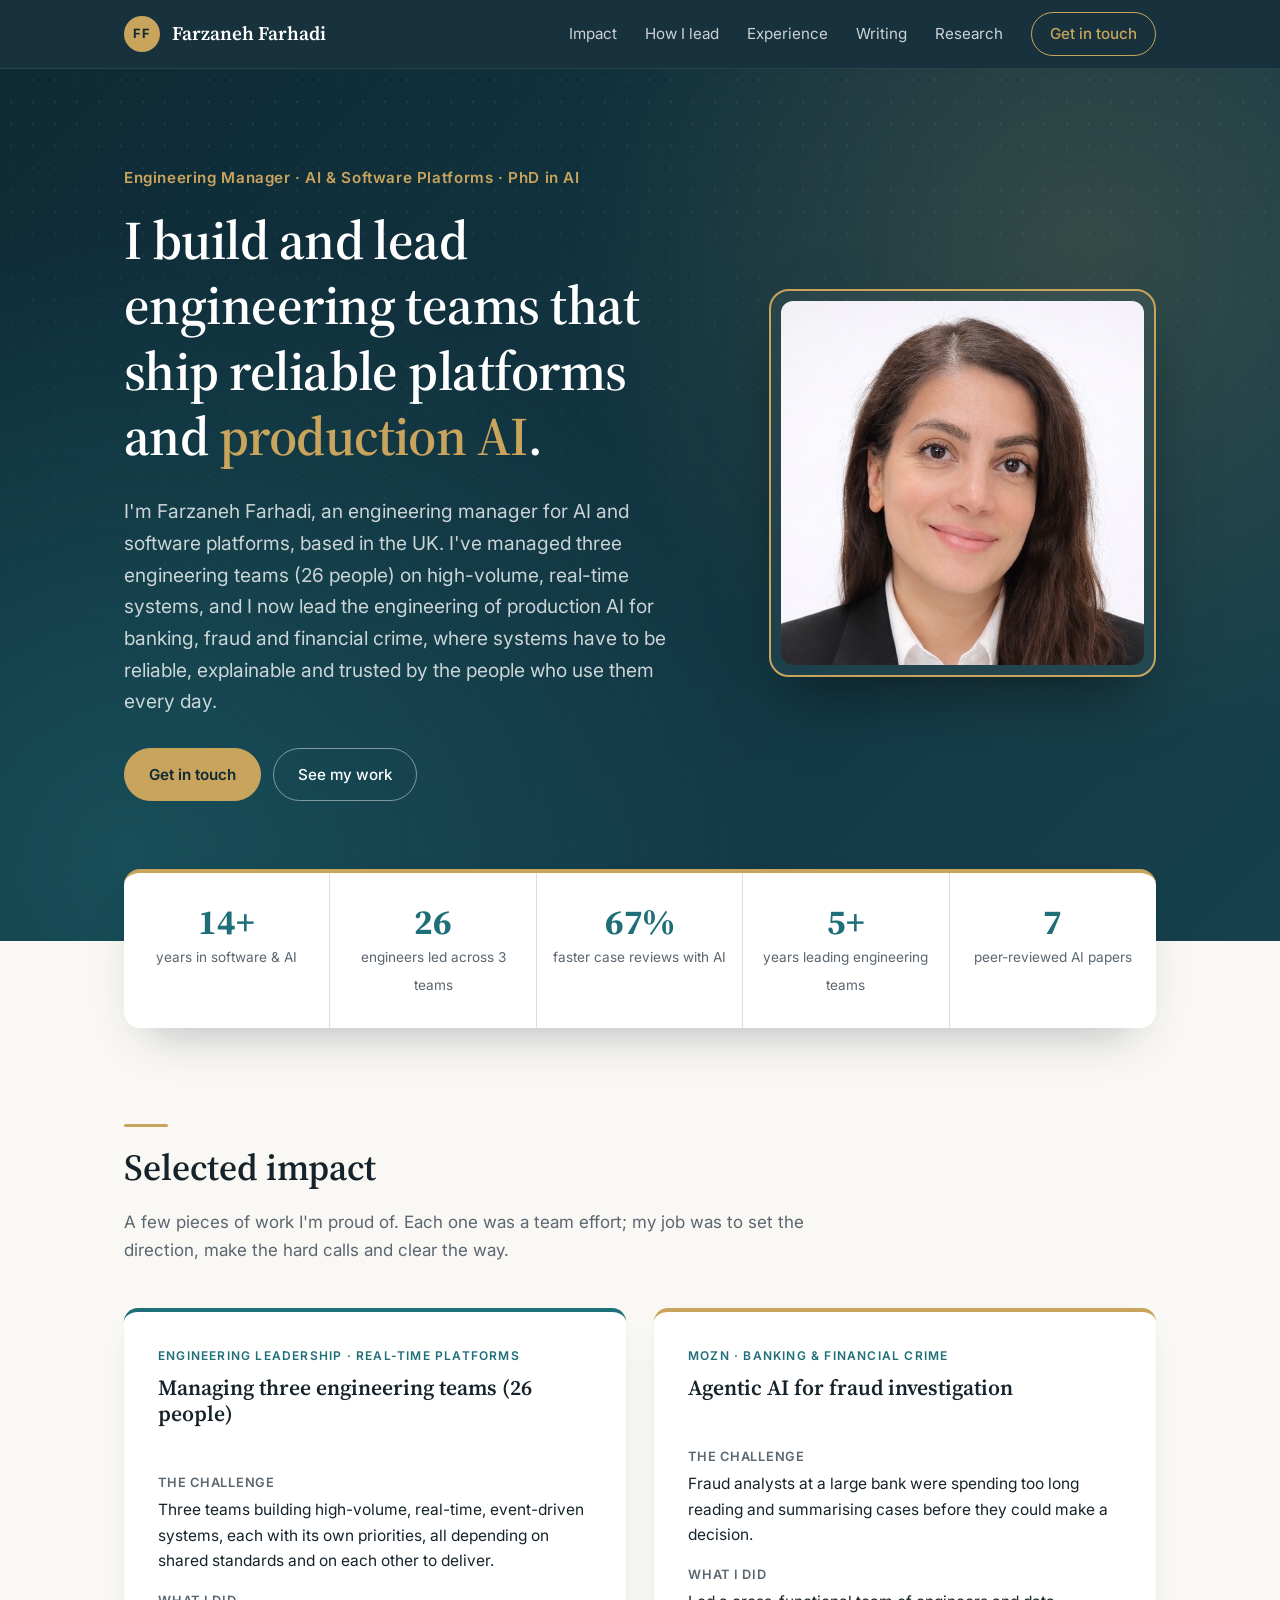
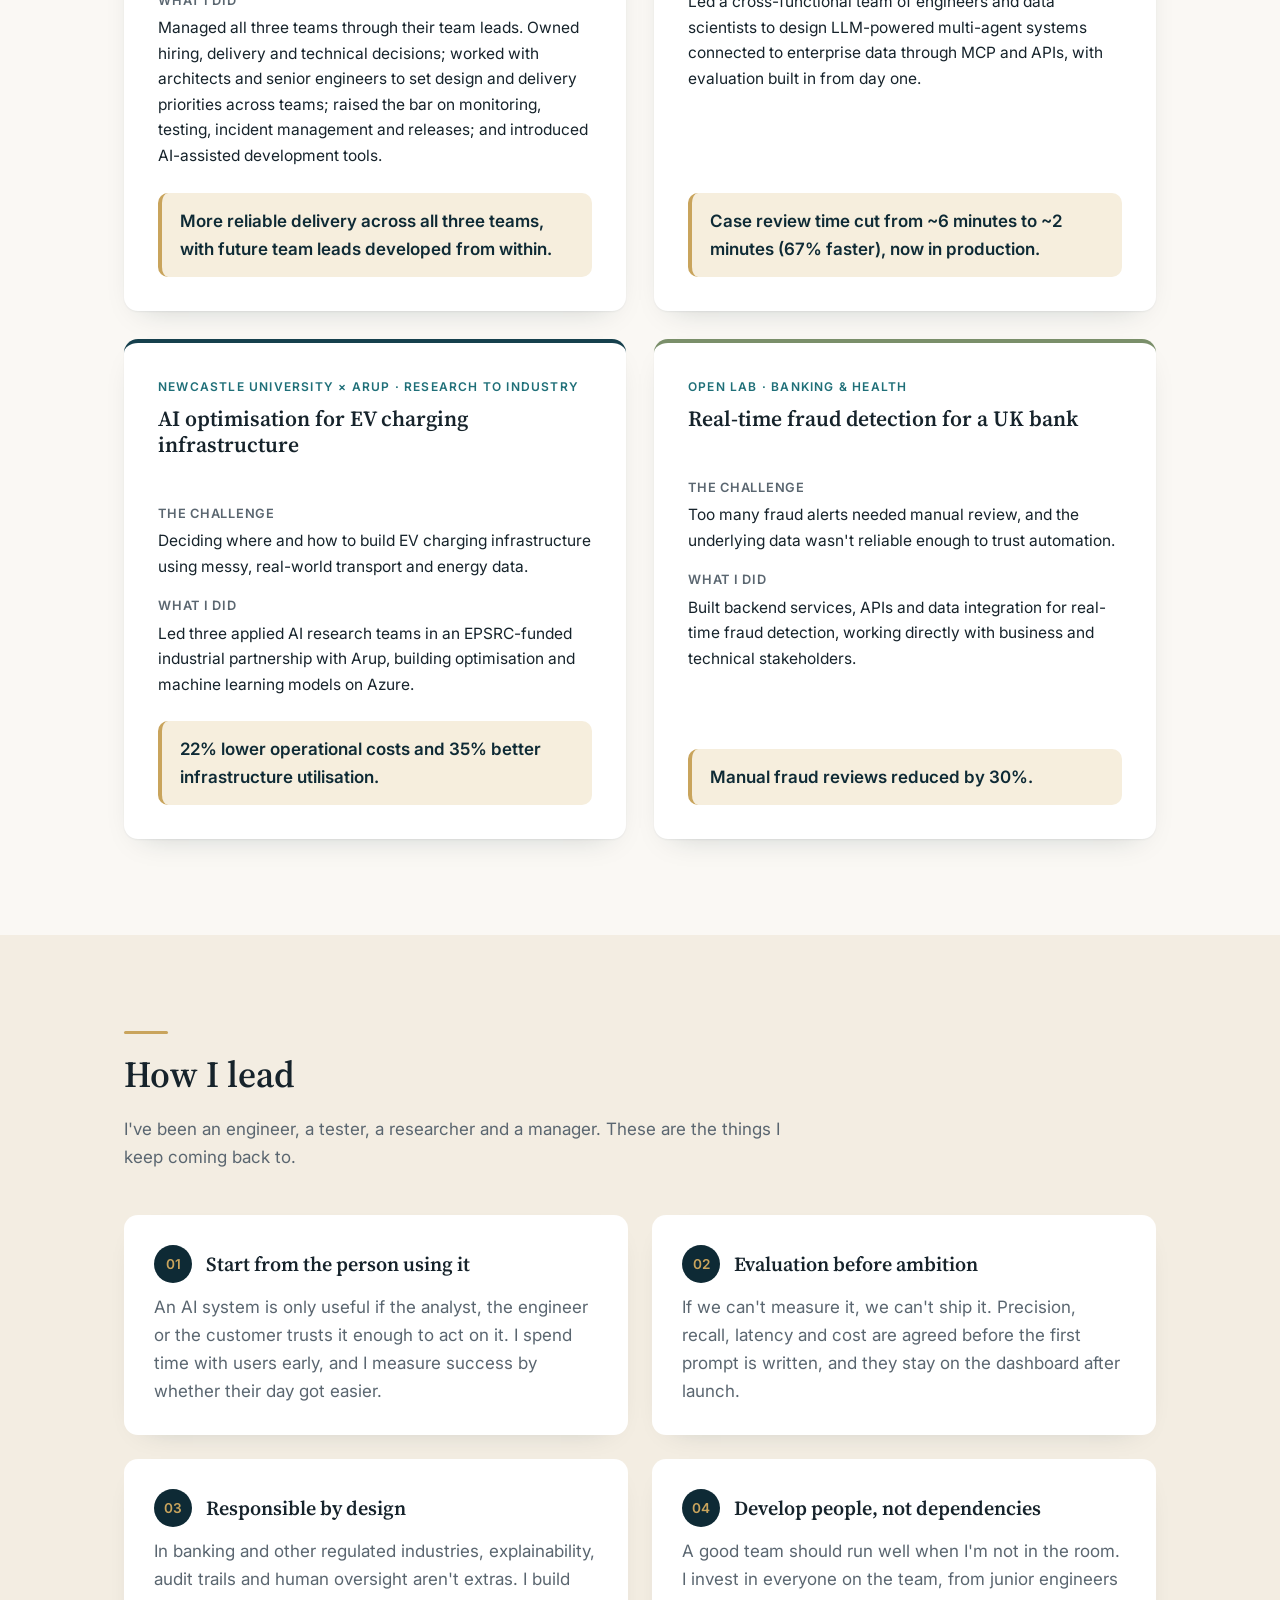
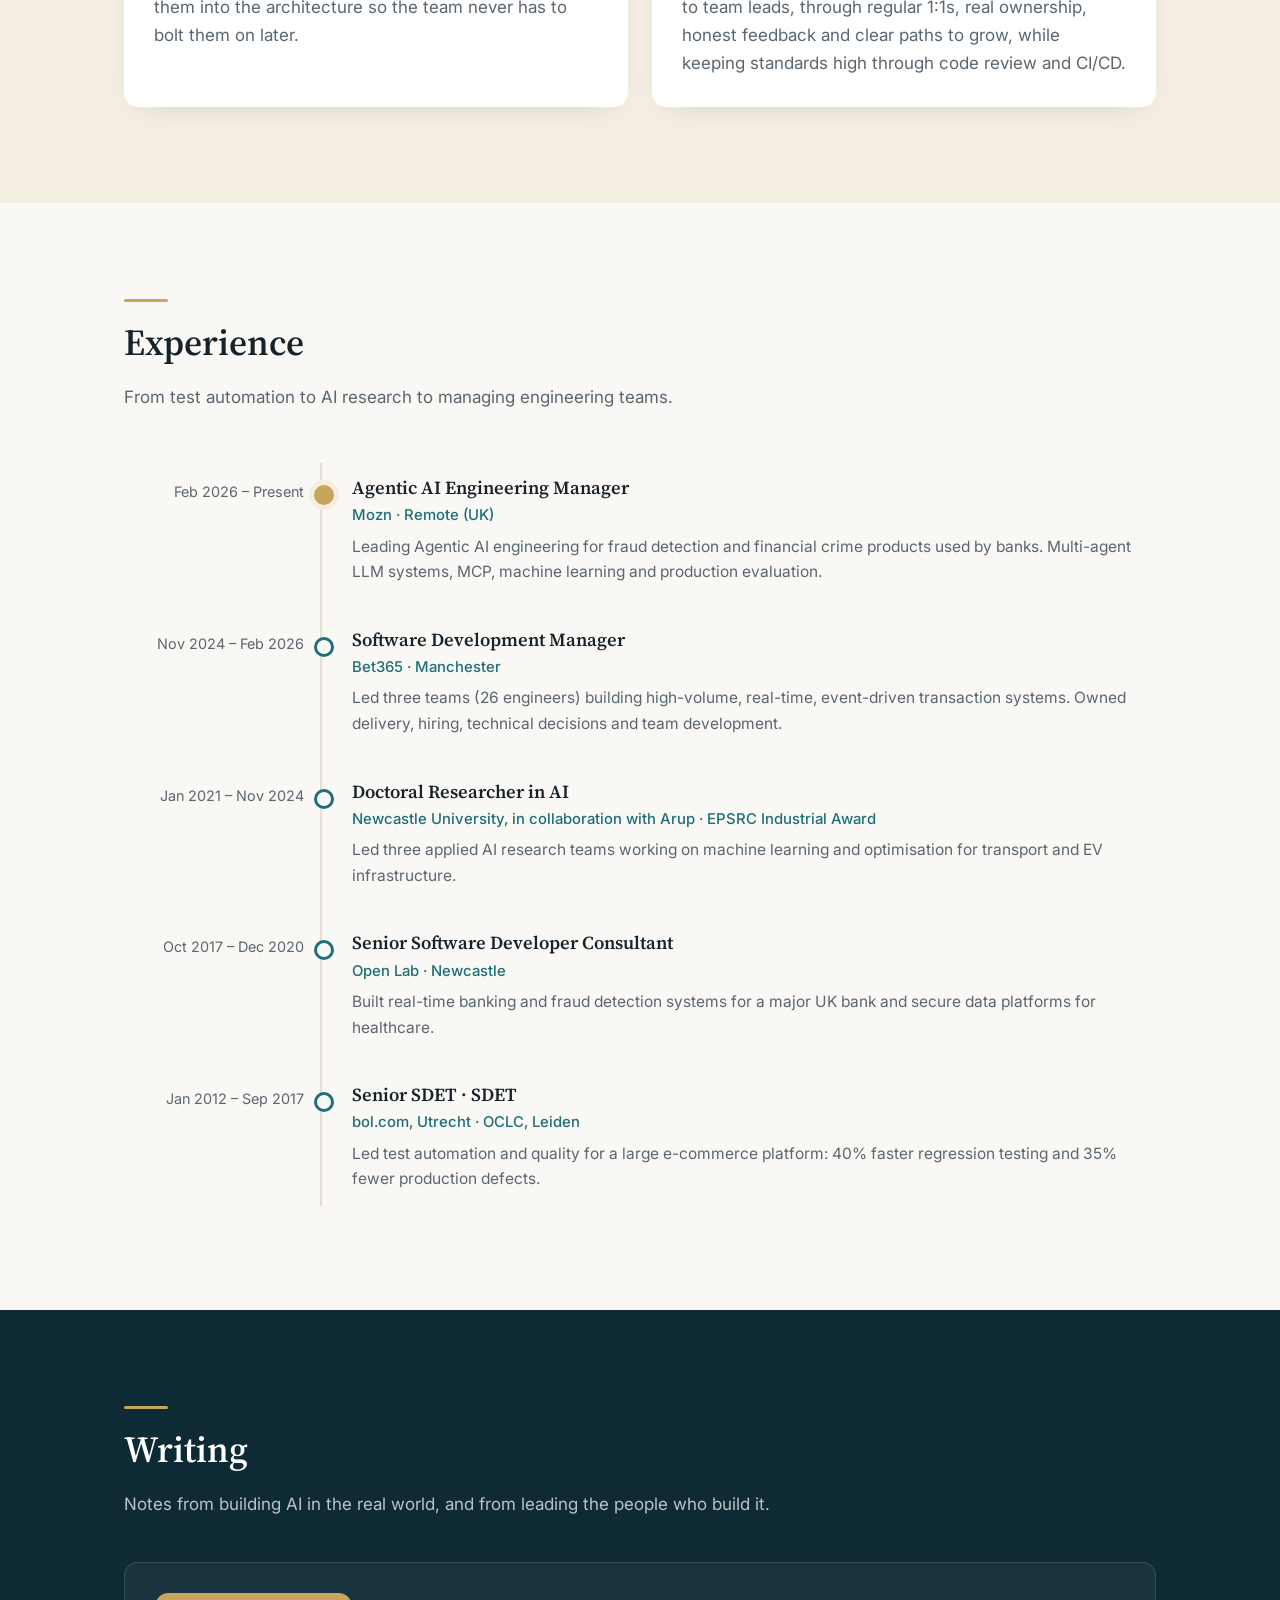
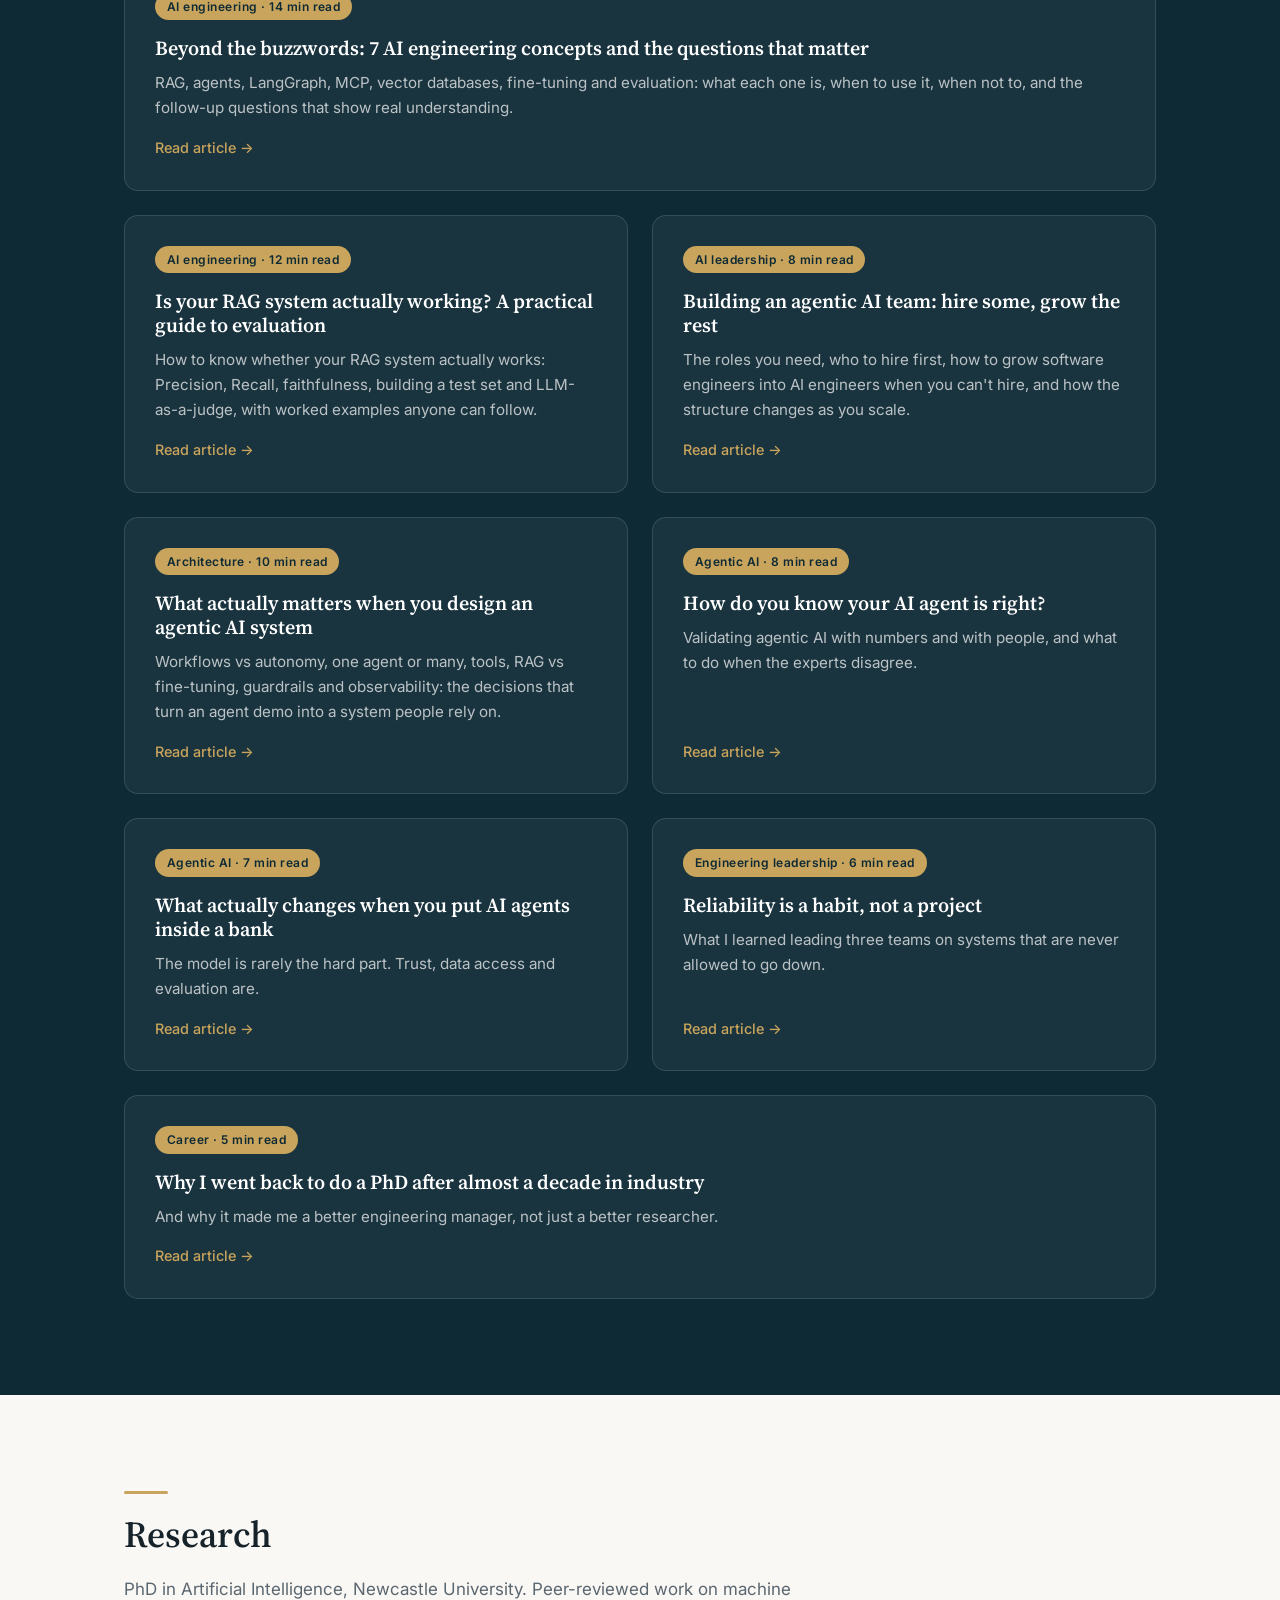
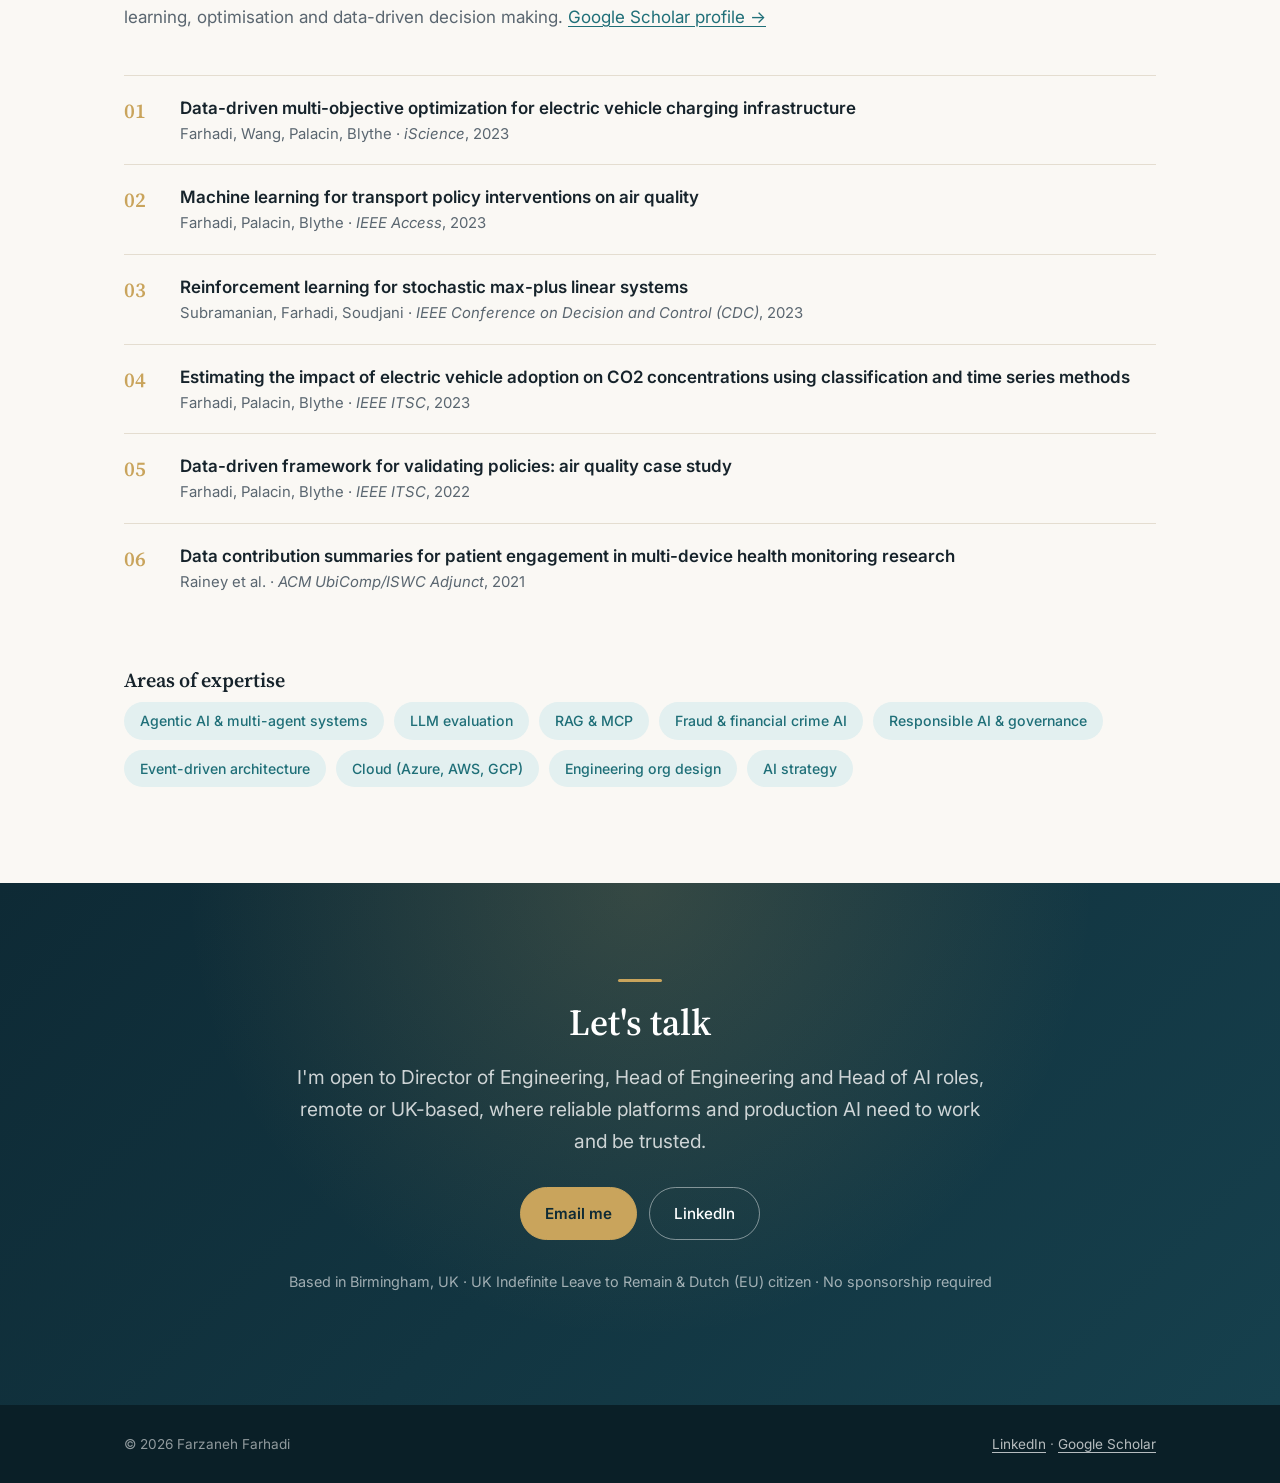
<file: index.html>
<!DOCTYPE html>
<html lang="en-GB">
<head>
  <meta charset="UTF-8">
  <meta name="viewport" content="width=device-width, initial-scale=1.0">
  <title>Farzaneh Farhadi, PhD · Engineering Manager, AI &amp; Software Platforms · UK</title>
  <meta name="description" content="Farzaneh Farhadi, PhD is an engineering manager for AI and software platforms in the UK, with 14+ years in software and AI, managing engineering teams on real-time platforms and production AI. Open to Director of Engineering, Head of Engineering and Head of AI roles.">
  <meta name="author" content="Farzaneh Farhadi">
  <meta name="robots" content="index, follow, max-image-preview:large">
  <meta name="theme-color" content="#0e2a35">
  <link rel="canonical" href="https://farzanehfar.github.io/">
  <link rel="icon" href="favicon.svg" type="image/svg+xml">
  <link rel="apple-touch-icon" href="assets/headshot.jpg">

  <!-- Social sharing (LinkedIn, Slack, WhatsApp, X) -->
  <meta property="og:type" content="profile">
  <meta property="og:site_name" content="Farzaneh Farhadi">
  <meta property="og:url" content="https://farzanehfar.github.io/">
  <meta property="og:title" content="Farzaneh Farhadi, PhD · Engineering Manager, AI &amp; Software Platforms">
  <meta property="og:description" content="I build and lead engineering teams that ship reliable platforms and production AI.">
  <meta property="og:image" content="https://farzanehfar.github.io/assets/og-image.jpg">
  <meta property="og:image:width" content="1200">
  <meta property="og:image:height" content="627">
  <meta property="og:image:alt" content="Farzaneh Farhadi, Engineering Manager, AI &amp; Software Platforms">
  <meta property="og:locale" content="en_GB">
  <meta property="profile:first_name" content="Farzaneh">
  <meta property="profile:last_name" content="Farhadi">
  <meta name="twitter:card" content="summary_large_image">
  <meta name="twitter:title" content="Farzaneh Farhadi, PhD · Engineering Manager, AI &amp; Software Platforms">
  <meta name="twitter:description" content="I build and lead engineering teams that ship reliable platforms and production AI.">
  <meta name="twitter:image" content="https://farzanehfar.github.io/assets/og-image.jpg">

  <link rel="preconnect" href="https://fonts.googleapis.com">
  <link rel="preconnect" href="https://fonts.gstatic.com" crossorigin>
  <link href="https://fonts.googleapis.com/css2?family=Inter:wght@400;500;600&family=Source+Serif+4:opsz,wght@8..60,400;8..60,600&display=swap" rel="stylesheet">
  <link rel="stylesheet" href="styles.css">
  <script type="application/ld+json">
  {
    "@context": "https://schema.org",
    "@graph": [
      {
        "@type": "WebSite",
        "@id": "https://farzanehfar.github.io/#website",
        "url": "https://farzanehfar.github.io/",
        "name": "Farzaneh Farhadi",
        "inLanguage": "en-GB",
        "publisher": { "@id": "https://farzanehfar.github.io/#person" }
      },
      {
        "@type": "ProfilePage",
        "@id": "https://farzanehfar.github.io/#profile",
        "url": "https://farzanehfar.github.io/",
        "name": "Farzaneh Farhadi, PhD · Engineering Manager, AI & Software Platforms",
        "isPartOf": { "@id": "https://farzanehfar.github.io/#website" },
        "mainEntity": { "@id": "https://farzanehfar.github.io/#person" }
      },
      {
        "@type": "Person",
        "@id": "https://farzanehfar.github.io/#person",
        "name": "Farzaneh Farhadi",
        "givenName": "Farzaneh",
        "familyName": "Farhadi",
        "honorificSuffix": "PhD",
        "url": "https://farzanehfar.github.io/",
        "image": "https://farzanehfar.github.io/assets/headshot.jpg",
        "jobTitle": "Agentic AI Engineering Manager",
        "description": "Engineering manager for AI and software platforms with 14+ years in software and AI, managing engineering teams on high-volume real-time platforms and production agentic AI.",
        "worksFor": { "@type": "Organization", "name": "Mozn" },
        "hasOccupation": [
          {
            "@type": "Occupation",
            "name": "AI Engineering Manager",
            "occupationLocation": { "@type": "Country", "name": "United Kingdom" },
            "skills": "Agentic AI, multi-agent systems, LLMs, RAG, MCP, LLM evaluation, machine learning, fraud detection, engineering leadership, AI strategy, responsible AI"
          }
        ],
        "alumniOf": [
          { "@type": "CollegeOrUniversity", "name": "Newcastle University" },
          { "@type": "CollegeOrUniversity", "name": "Fontys University of Applied Sciences" }
        ],
        "hasCredential": {
          "@type": "EducationalOccupationalCredential",
          "credentialCategory": "degree",
          "name": "PhD in Artificial Intelligence",
          "recognizedBy": { "@type": "CollegeOrUniversity", "name": "Newcastle University" }
        },
        "knowsAbout": [
          "Agentic AI", "Multi-agent systems", "Large language models", "Generative AI",
          "Retrieval-augmented generation", "Model Context Protocol", "LLM evaluation",
          "Machine learning", "Fraud detection", "Financial crime", "Responsible AI",
          "AI governance", "AI strategy", "Engineering leadership", "Event-driven architecture",
          "Optimisation", "Electric vehicle charging infrastructure"
        ],
        "address": { "@type": "PostalAddress", "addressLocality": "Birmingham", "addressCountry": "GB" },
        "nationality": { "@type": "Country", "name": "Netherlands" },
        "email": "mailto:Farhadi.Farzane@gmail.com",
        "sameAs": [
          "https://www.linkedin.com/in/farzaneh-farhadi-3944495a/",
          "https://scholar.google.com/citations?user=V7m8yxMAAAAJ"
        ]
      }
    ]
  }
  </script>
</head>
<body>

<header class="site-header">
  <div class="container">
    <a class="brand" href="#top">Farzaneh Farhadi</a>
    <nav class="nav">
      <a href="#impact">Impact</a>
      <a href="#leadership">How I lead</a>
      <a href="#experience">Experience</a>
      <a href="#writing">Writing</a>
      <a href="#research">Research</a>
      <a class="nav-cta" href="#contact">Get in touch</a>
    </nav>
  </div>
</header>

<main id="top">

  <!-- Hero -->
  <section class="hero">
    <div class="container">
      <div>
        <p class="eyebrow">Engineering Manager · AI &amp; Software Platforms · PhD in AI</p>
        <h1>I build and lead engineering teams that ship reliable platforms and <em>production AI</em>.</h1>
        <p class="lead">
          I'm Farzaneh Farhadi, an engineering manager for AI and software platforms, based in the UK. I've managed three
          engineering teams (26 people) on high-volume, real-time systems, and I now lead the
          engineering of production AI for banking, fraud and financial crime, where systems have to be
          reliable, explainable and trusted by the people who use them every day.
        </p>
        <div class="hero-actions">
          <a class="btn btn-gold" href="#contact">Get in touch</a>
          <a class="btn btn-light" href="#impact">See my work</a>
        </div>
      </div>
      <div class="hero-photo">
        <img src="assets/headshot.jpg" alt="Farzaneh Farhadi, PhD, Engineering Manager, AI and Software Platforms" width="700" height="700" fetchpriority="high">
      </div>
    </div>
  </section>

  <!-- Stats -->
  <div class="stats">
    <div class="container">
      <div class="stats-card">
      <div class="stat"><strong>14+</strong><span>years in software &amp; AI</span></div>
      <div class="stat"><strong>26</strong><span>engineers led across 3 teams</span></div>
      <div class="stat"><strong>67%</strong><span>faster case reviews with AI</span></div>
      <div class="stat"><strong>5+</strong><span>years leading engineering teams</span></div>
      <div class="stat"><strong>7</strong><span>peer-reviewed AI papers</span></div>
    </div>
  </div>
  </div>

  <!-- Case studies -->
  <section id="impact">
    <div class="container">
      <h2>Selected impact</h2>
      <p class="section-intro">
        A few pieces of work I'm proud of. Each one was a team effort; my job was to set the direction,
        make the hard calls and clear the way.
      </p>

      <div class="cases">
        <article class="case">
          <div class="org">Engineering leadership · Real-time platforms</div>
          <h3>Managing three engineering teams (26 people)</h3>
          <dl>
            <dt>The challenge</dt>
            <dd>Three teams building high-volume, real-time, event-driven systems, each with its own priorities, all depending on shared standards and on each other to deliver.</dd>
            <dt>What I did</dt>
            <dd>Managed all three teams through their team leads. Owned hiring, delivery and technical decisions; worked with architects and senior engineers to set design and delivery priorities across teams; raised the bar on monitoring, testing, incident management and releases; and introduced AI-assisted development tools.</dd>
          </dl>
          <p class="result">More reliable delivery across all three teams, with future team leads developed from within.</p>
        </article>

        <article class="case">
          <div class="org">Mozn · Banking &amp; Financial Crime</div>
          <h3>Agentic AI for fraud investigation</h3>
          <dl>
            <dt>The challenge</dt>
            <dd>Fraud analysts at a large bank were spending too long reading and summarising cases before they could make a decision.</dd>
            <dt>What I did</dt>
            <dd>Led a cross-functional team of engineers and data scientists to design LLM-powered multi-agent systems connected to enterprise data through MCP and APIs, with evaluation built in from day one.</dd>
          </dl>
          <p class="result">Case review time cut from ~6 minutes to ~2 minutes (67% faster), now in production.</p>
        </article>


        <article class="case">
          <div class="org">Newcastle University × Arup · Research to industry</div>
          <h3>AI optimisation for EV charging infrastructure</h3>
          <dl>
            <dt>The challenge</dt>
            <dd>Deciding where and how to build EV charging infrastructure using messy, real-world transport and energy data.</dd>
            <dt>What I did</dt>
            <dd>Led three applied AI research teams in an EPSRC-funded industrial partnership with Arup, building optimisation and machine learning models on Azure.</dd>
          </dl>
          <p class="result">22% lower operational costs and 35% better infrastructure utilisation.</p>
        </article>

        <article class="case">
          <div class="org">Open Lab · Banking &amp; Health</div>
          <h3>Real-time fraud detection for a UK bank</h3>
          <dl>
            <dt>The challenge</dt>
            <dd>Too many fraud alerts needed manual review, and the underlying data wasn't reliable enough to trust automation.</dd>
            <dt>What I did</dt>
            <dd>Built backend services, APIs and data integration for real-time fraud detection, working directly with business and technical stakeholders.</dd>
          </dl>
          <p class="result">Manual fraud reviews reduced by 30%.</p>
        </article>
      </div>
    </div>
  </section>

  <!-- Leadership -->
  <section id="leadership" class="alt">
    <div class="container">
      <h2>How I lead</h2>
      <p class="section-intro">
        I've been an engineer, a tester, a researcher and a manager. These are the things I keep coming back to.
      </p>
      <div class="principles">
        <div class="principle">
          <h3><span>01</span> Start from the person using it</h3>
          <p>An AI system is only useful if the analyst, the engineer or the customer trusts it enough to act on it. I spend time with users early, and I measure success by whether their day got easier.</p>
        </div>
        <div class="principle">
          <h3><span>02</span> Evaluation before ambition</h3>
          <p>If we can't measure it, we can't ship it. Precision, recall, latency and cost are agreed before the first prompt is written, and they stay on the dashboard after launch.</p>
        </div>
        <div class="principle">
          <h3><span>03</span> Responsible by design</h3>
          <p>In banking and other regulated industries, explainability, audit trails and human oversight aren't extras. I build them into the architecture so the team never has to bolt them on later.</p>
        </div>
        <div class="principle">
          <h3><span>04</span> Develop people, not dependencies</h3>
          <p>A good team should run well when I'm not in the room. I invest in everyone on the team, from junior engineers to team leads, through regular 1:1s, real ownership, honest feedback and clear paths to grow, while keeping standards high through code review and CI/CD.</p>
        </div>
      </div>
    </div>
  </section>

  <!-- Experience -->
  <section id="experience">
    <div class="container">
      <h2>Experience</h2>
      <p class="section-intro">From test automation to AI research to managing engineering teams.</p>
      <ul class="timeline">
        <li>
          <div class="when">Feb 2026 – Present</div>
          <div>
            <h3>Agentic AI Engineering Manager</h3>
            <div class="where">Mozn · Remote (UK)</div>
            <p>Leading Agentic AI engineering for fraud detection and financial crime products used by banks. Multi-agent LLM systems, MCP, machine learning and production evaluation.</p>
          </div>
        </li>
        <li>
          <div class="when">Nov 2024 – Feb 2026</div>
          <div>
            <h3>Software Development Manager</h3>
            <div class="where">Bet365 · Manchester</div>
            <p>Led three teams (26 engineers) building high-volume, real-time, event-driven transaction systems. Owned delivery, hiring, technical decisions and team development.</p>
          </div>
        </li>
        <li>
          <div class="when">Jan 2021 – Nov 2024</div>
          <div>
            <h3>Doctoral Researcher in AI</h3>
            <div class="where">Newcastle University, in collaboration with Arup · EPSRC Industrial Award</div>
            <p>Led three applied AI research teams working on machine learning and optimisation for transport and EV infrastructure.</p>
          </div>
        </li>
        <li>
          <div class="when">Oct 2017 – Dec 2020</div>
          <div>
            <h3>Senior Software Developer Consultant</h3>
            <div class="where">Open Lab · Newcastle</div>
            <p>Built real-time banking and fraud detection systems for a major UK bank and secure data platforms for healthcare.</p>
          </div>
        </li>
        <li>
          <div class="when">Jan 2012 – Sep 2017</div>
          <div>
            <h3>Senior SDET · SDET</h3>
            <div class="where">bol.com, Utrecht · OCLC, Leiden</div>
            <p>Led test automation and quality for a large e-commerce platform: 40% faster regression testing and 35% fewer production defects.</p>
          </div>
        </li>
      </ul>
    </div>
  </section>

  <!-- Writing -->
  <section id="writing" class="dark">
    <div class="container">
      <h2>Writing</h2>
      <p class="section-intro">Notes from building AI in the real world, and from leading the people who build it.</p>
      <div class="posts">
        <a class="post-card" href="writing/ai-engineering-concepts.html">
          <div class="meta">AI engineering · 14 min read</div>
          <h3>Beyond the buzzwords: 7 AI engineering concepts and the questions that matter</h3>
          <p>RAG, agents, LangGraph, MCP, vector databases, fine-tuning and evaluation: what each one is, when to use it, when not to, and the follow-up questions that show real understanding.</p>
          <span class="more">Read article →</span>
        </a>
        <a class="post-card" href="writing/rag-evaluation-explained.html">
          <div class="meta">AI engineering · 12 min read</div>
          <h3>Is your RAG system actually working? A practical guide to evaluation</h3>
          <p>How to know whether your RAG system actually works: Precision, Recall, faithfulness, building a test set and LLM-as-a-judge, with worked examples anyone can follow.</p>
          <span class="more">Read article →</span>
        </a>
        <a class="post-card" href="writing/building-an-agentic-ai-team.html">
          <div class="meta">AI leadership · 8 min read</div>
          <h3>Building an agentic AI team: hire some, grow the rest</h3>
          <p>The roles you need, who to hire first, how to grow software engineers into AI engineers when you can't hire, and how the structure changes as you scale.</p>
          <span class="more">Read article →</span>
        </a>
        <a class="post-card" href="writing/agentic-ai-architecture.html">
          <div class="meta">Architecture · 10 min read</div>
          <h3>What actually matters when you design an agentic AI system</h3>
          <p>Workflows vs autonomy, one agent or many, tools, RAG vs fine-tuning, guardrails and observability: the decisions that turn an agent demo into a system people rely on.</p>
          <span class="more">Read article →</span>
        </a>
        <a class="post-card" href="writing/validating-agentic-ai.html">
          <div class="meta">Agentic AI · 8 min read</div>
          <h3>How do you know your AI agent is right?</h3>
          <p>Validating agentic AI with numbers and with people, and what to do when the experts disagree.</p>
          <span class="more">Read article →</span>
        </a>
        <a class="post-card" href="writing/ai-agents-in-banking.html">
          <div class="meta">Agentic AI · 7 min read</div>
          <h3>What actually changes when you put AI agents inside a bank</h3>
          <p>The model is rarely the hard part. Trust, data access and evaluation are.</p>
          <span class="more">Read article →</span>
        </a>
        <a class="post-card" href="writing/reliability-is-a-habit.html">
          <div class="meta">Engineering leadership · 6 min read</div>
          <h3>Reliability is a habit, not a project</h3>
          <p>What I learned leading three teams on systems that are never allowed to go down.</p>
          <span class="more">Read article →</span>
        </a>
        <a class="post-card" href="writing/why-i-did-a-phd.html">
          <div class="meta">Career · 5 min read</div>
          <h3>Why I went back to do a PhD after almost a decade in industry</h3>
          <p>And why it made me a better engineering manager, not just a better researcher.</p>
          <span class="more">Read article →</span>
        </a>
      </div>
    </div>
  </section>

  <!-- Research -->
  <section id="research">
    <div class="container">
      <h2>Research</h2>
      <p class="section-intro">
        PhD in Artificial Intelligence, Newcastle University. Peer-reviewed work on machine learning,
        optimisation and data-driven decision making.
        <a href="https://scholar.google.com/citations?user=V7m8yxMAAAAJ&amp;hl=en" target="_blank" rel="noopener">Google Scholar profile →</a>
      </p>
      <ul class="pubs">
        <li>
          <div class="title">Data-driven multi-objective optimization for electric vehicle charging infrastructure</div>
          <div class="venue">Farhadi, Wang, Palacin, Blythe · <em>iScience</em>, 2023</div>
        </li>
        <li>
          <div class="title">Machine learning for transport policy interventions on air quality</div>
          <div class="venue">Farhadi, Palacin, Blythe · <em>IEEE Access</em>, 2023</div>
        </li>
        <li>
          <div class="title">Reinforcement learning for stochastic max-plus linear systems</div>
          <div class="venue">Subramanian, Farhadi, Soudjani · <em>IEEE Conference on Decision and Control (CDC)</em>, 2023</div>
        </li>
        <li>
          <div class="title">Estimating the impact of electric vehicle adoption on CO2 concentrations using classification and time series methods</div>
          <div class="venue">Farhadi, Palacin, Blythe · <em>IEEE ITSC</em>, 2023</div>
        </li>
        <li>
          <div class="title">Data-driven framework for validating policies: air quality case study</div>
          <div class="venue">Farhadi, Palacin, Blythe · <em>IEEE ITSC</em>, 2022</div>
        </li>
        <li>
          <div class="title">Data contribution summaries for patient engagement in multi-device health monitoring research</div>
          <div class="venue">Rainey et al. · <em>ACM UbiComp/ISWC Adjunct</em>, 2021</div>
        </li>
      </ul>

      <h3 style="margin-top: 56px;">Areas of expertise</h3>
      <div class="expertise">
        <span>Agentic AI &amp; multi-agent systems</span>
        <span>LLM evaluation</span>
        <span>RAG &amp; MCP</span>
        <span>Fraud &amp; financial crime AI</span>
        <span>Responsible AI &amp; governance</span>
        <span>Event-driven architecture</span>
        <span>Cloud (Azure, AWS, GCP)</span>
        <span>Engineering org design</span>
        <span>AI strategy</span>
      </div>
    </div>
  </section>

  <!-- Contact -->
  <section id="contact" class="contact">
    <div class="container">
      <h2>Let's talk</h2>
      <p class="lead">
        I'm open to Director of Engineering, Head of Engineering and Head of AI roles, remote or UK-based,
        where reliable platforms and production AI need to work and be trusted.
      </p>
      <div class="hero-actions">
        <a class="btn btn-gold" href="mailto:Farhadi.Farzane@gmail.com">Email me</a>
        <a class="btn btn-light" href="https://www.linkedin.com/in/farzaneh-farhadi-3944495a/" target="_blank" rel="noopener">LinkedIn</a>
      </div>
      <p class="note">Based in Birmingham, UK · UK Indefinite Leave to Remain &amp; Dutch (EU) citizen · No sponsorship required</p>
    </div>
  </section>

</main>

<footer>
  <div class="container">
    <span>© 2026 Farzaneh Farhadi</span>
    <span>
      <a href="https://www.linkedin.com/in/farzaneh-farhadi-3944495a/" target="_blank" rel="noopener">LinkedIn</a> ·
      <a href="https://scholar.google.com/citations?user=V7m8yxMAAAAJ&amp;hl=en" target="_blank" rel="noopener">Google Scholar</a>
    </span>
  </div>
</footer>

</body>
</html>
</file>
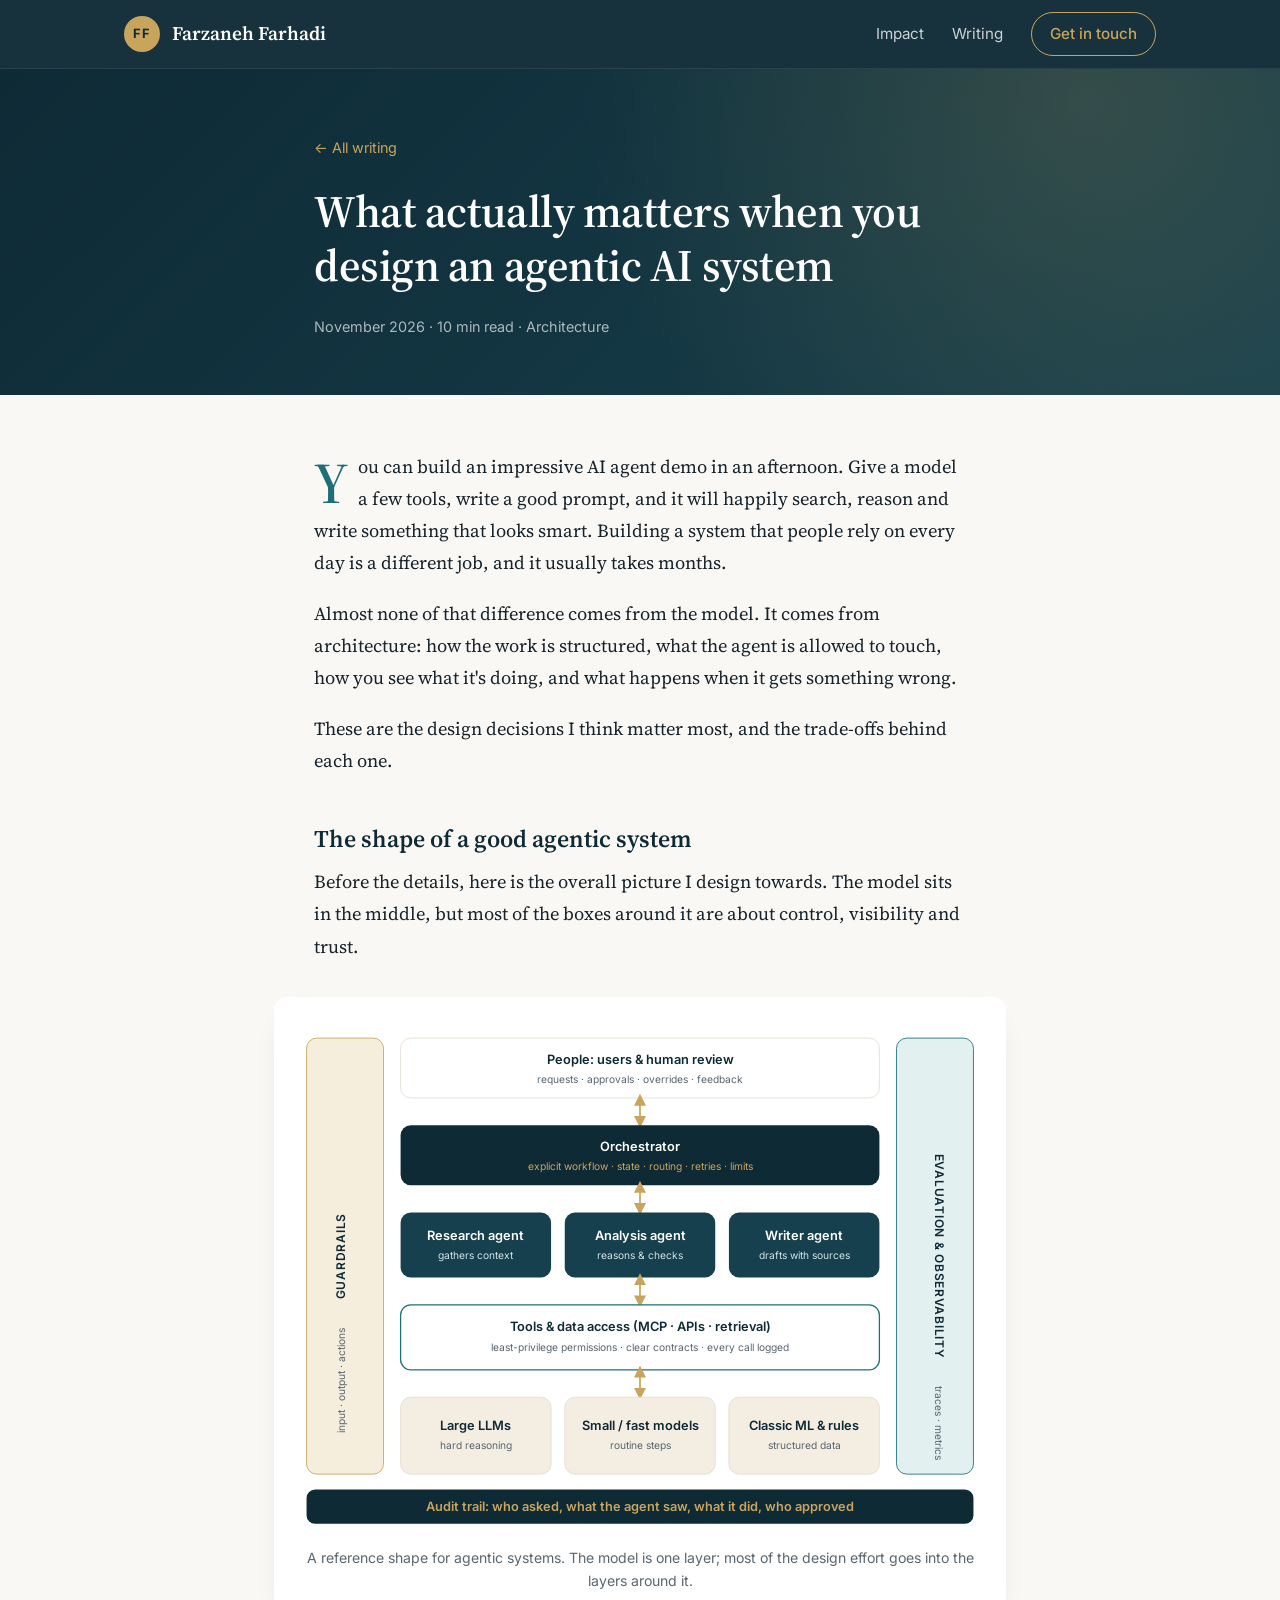
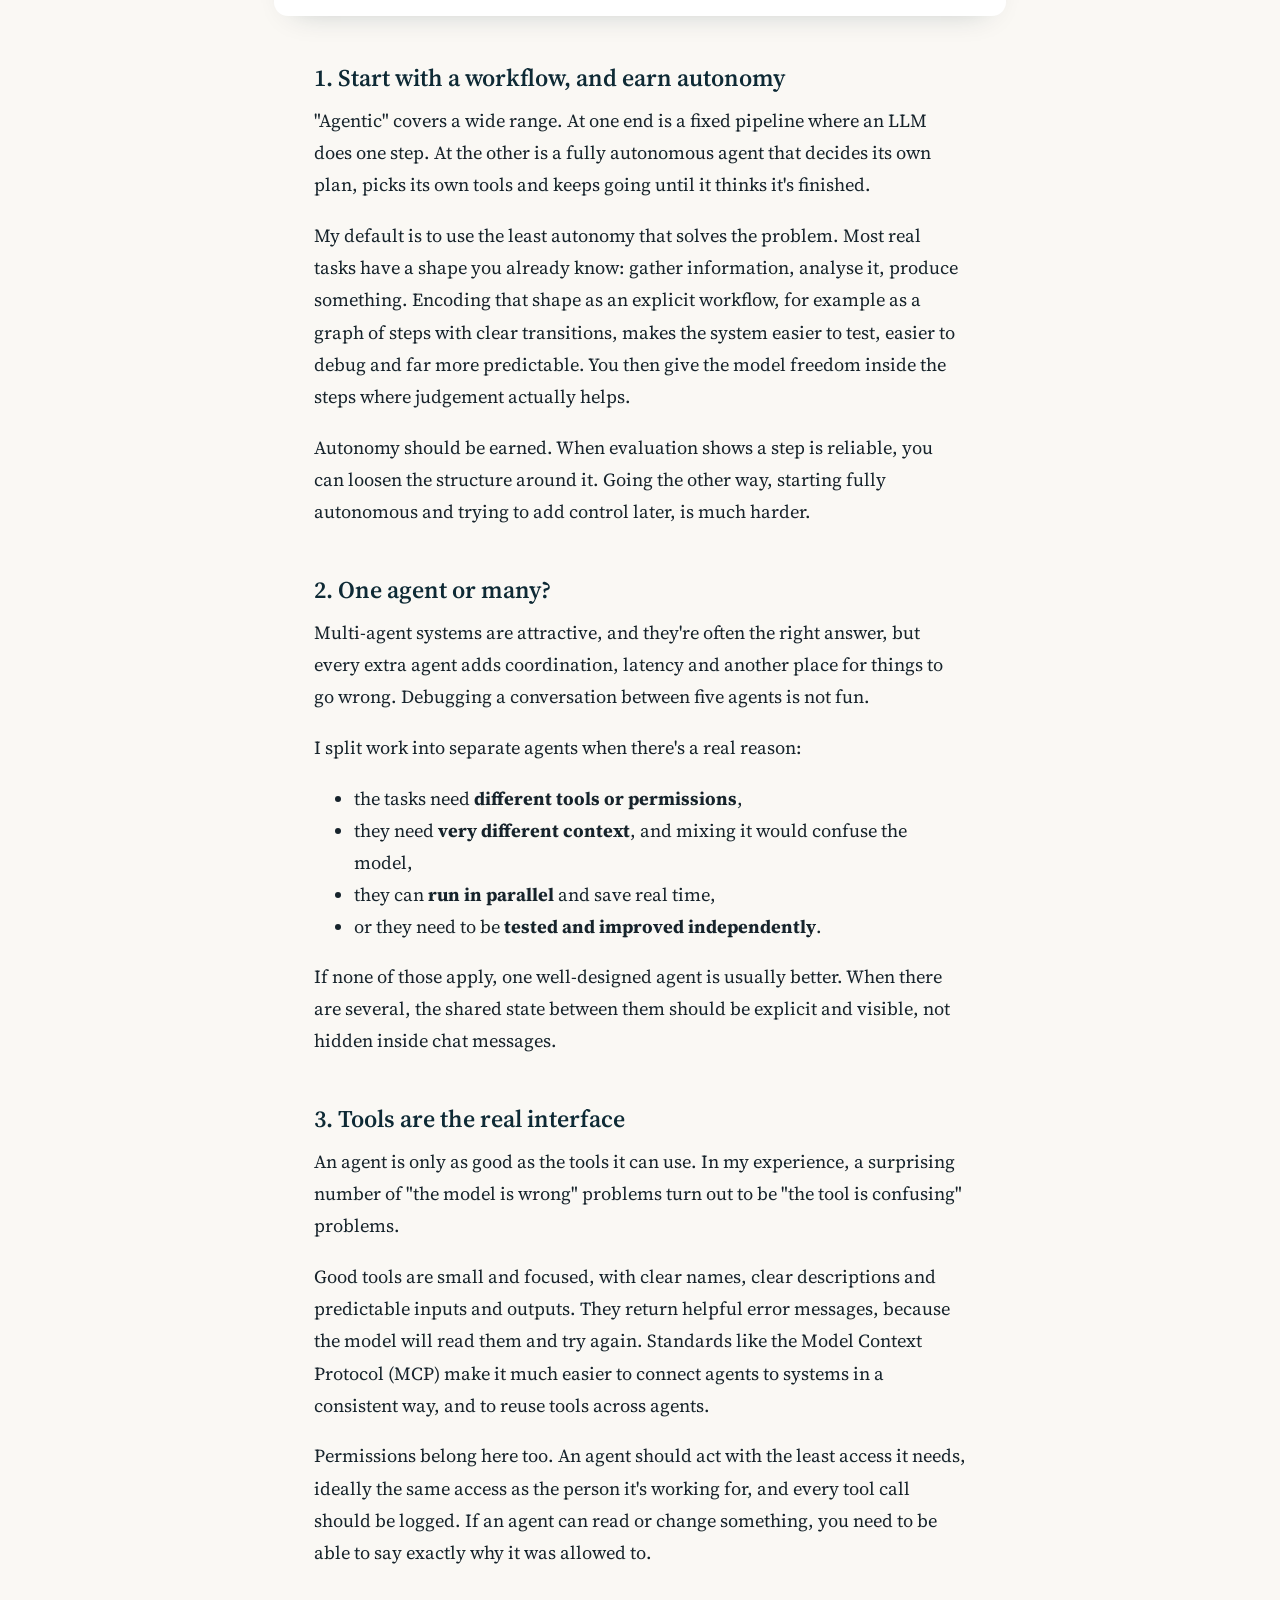
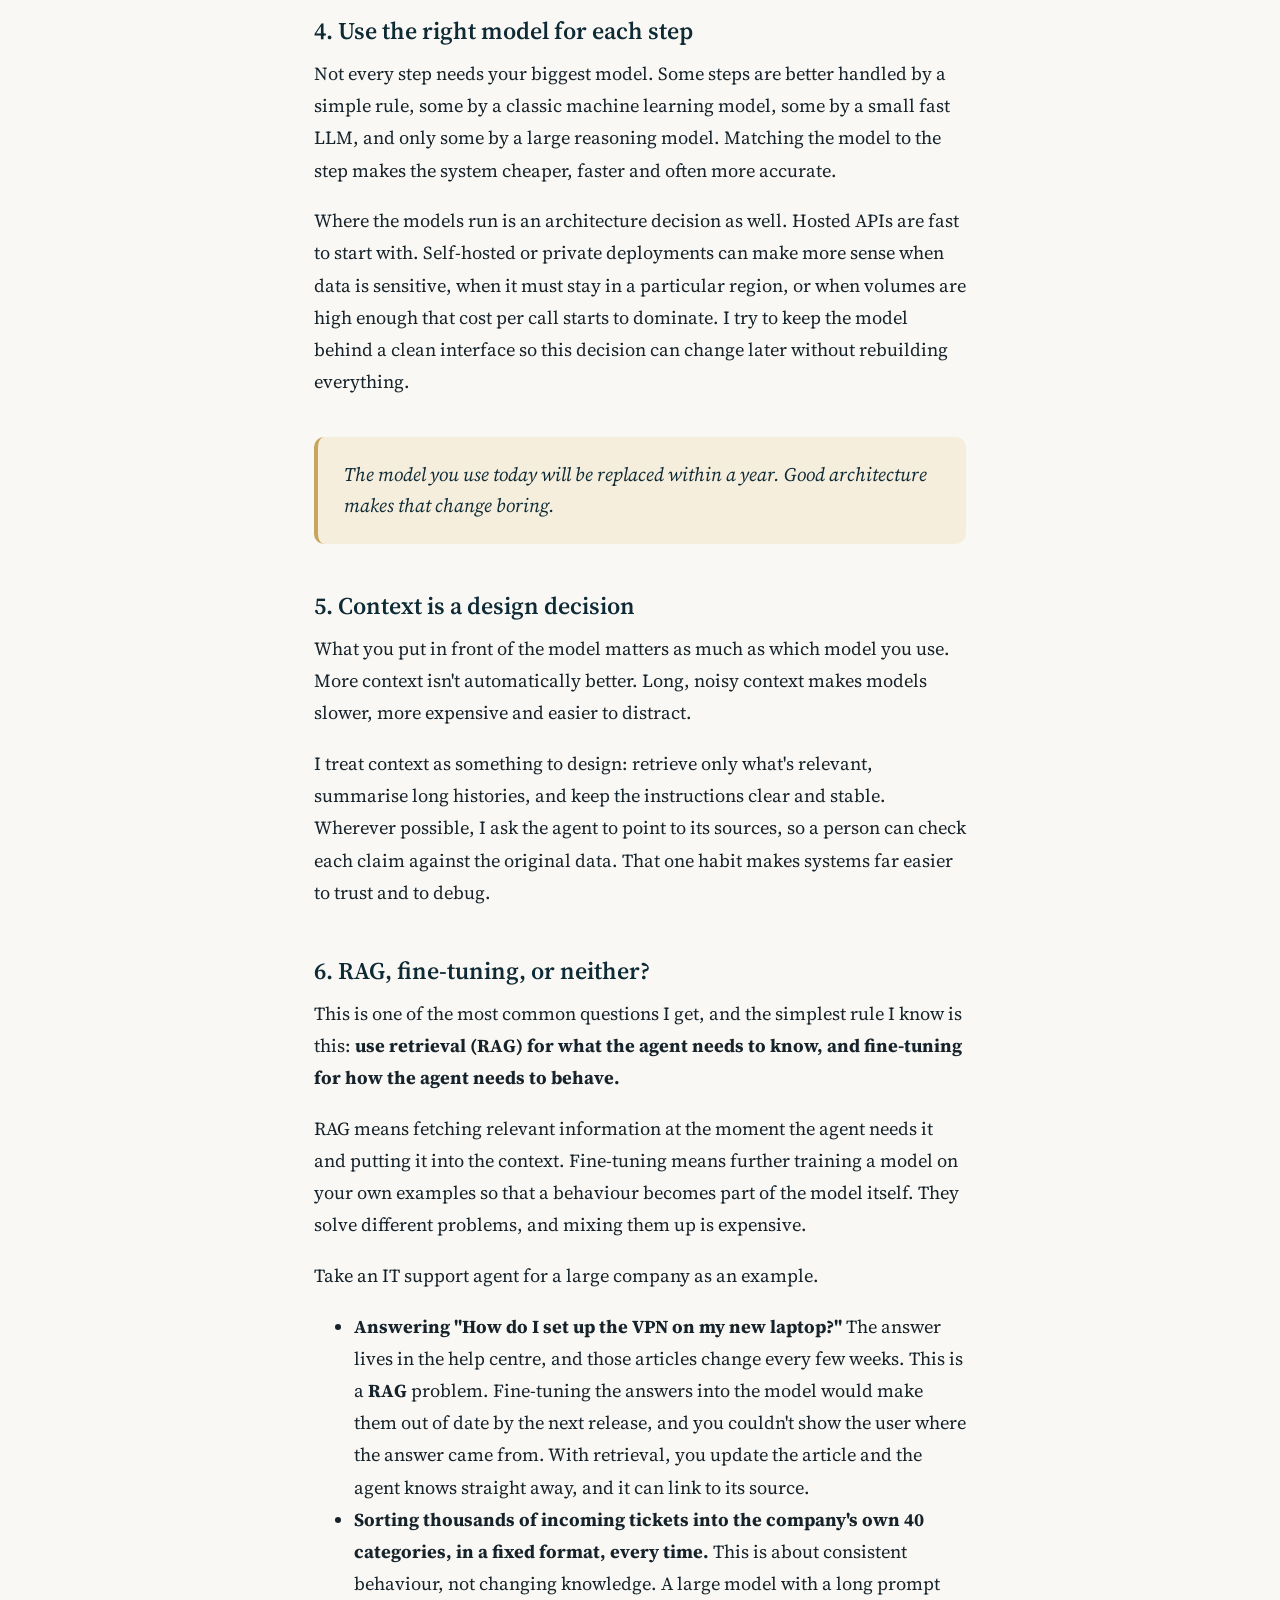
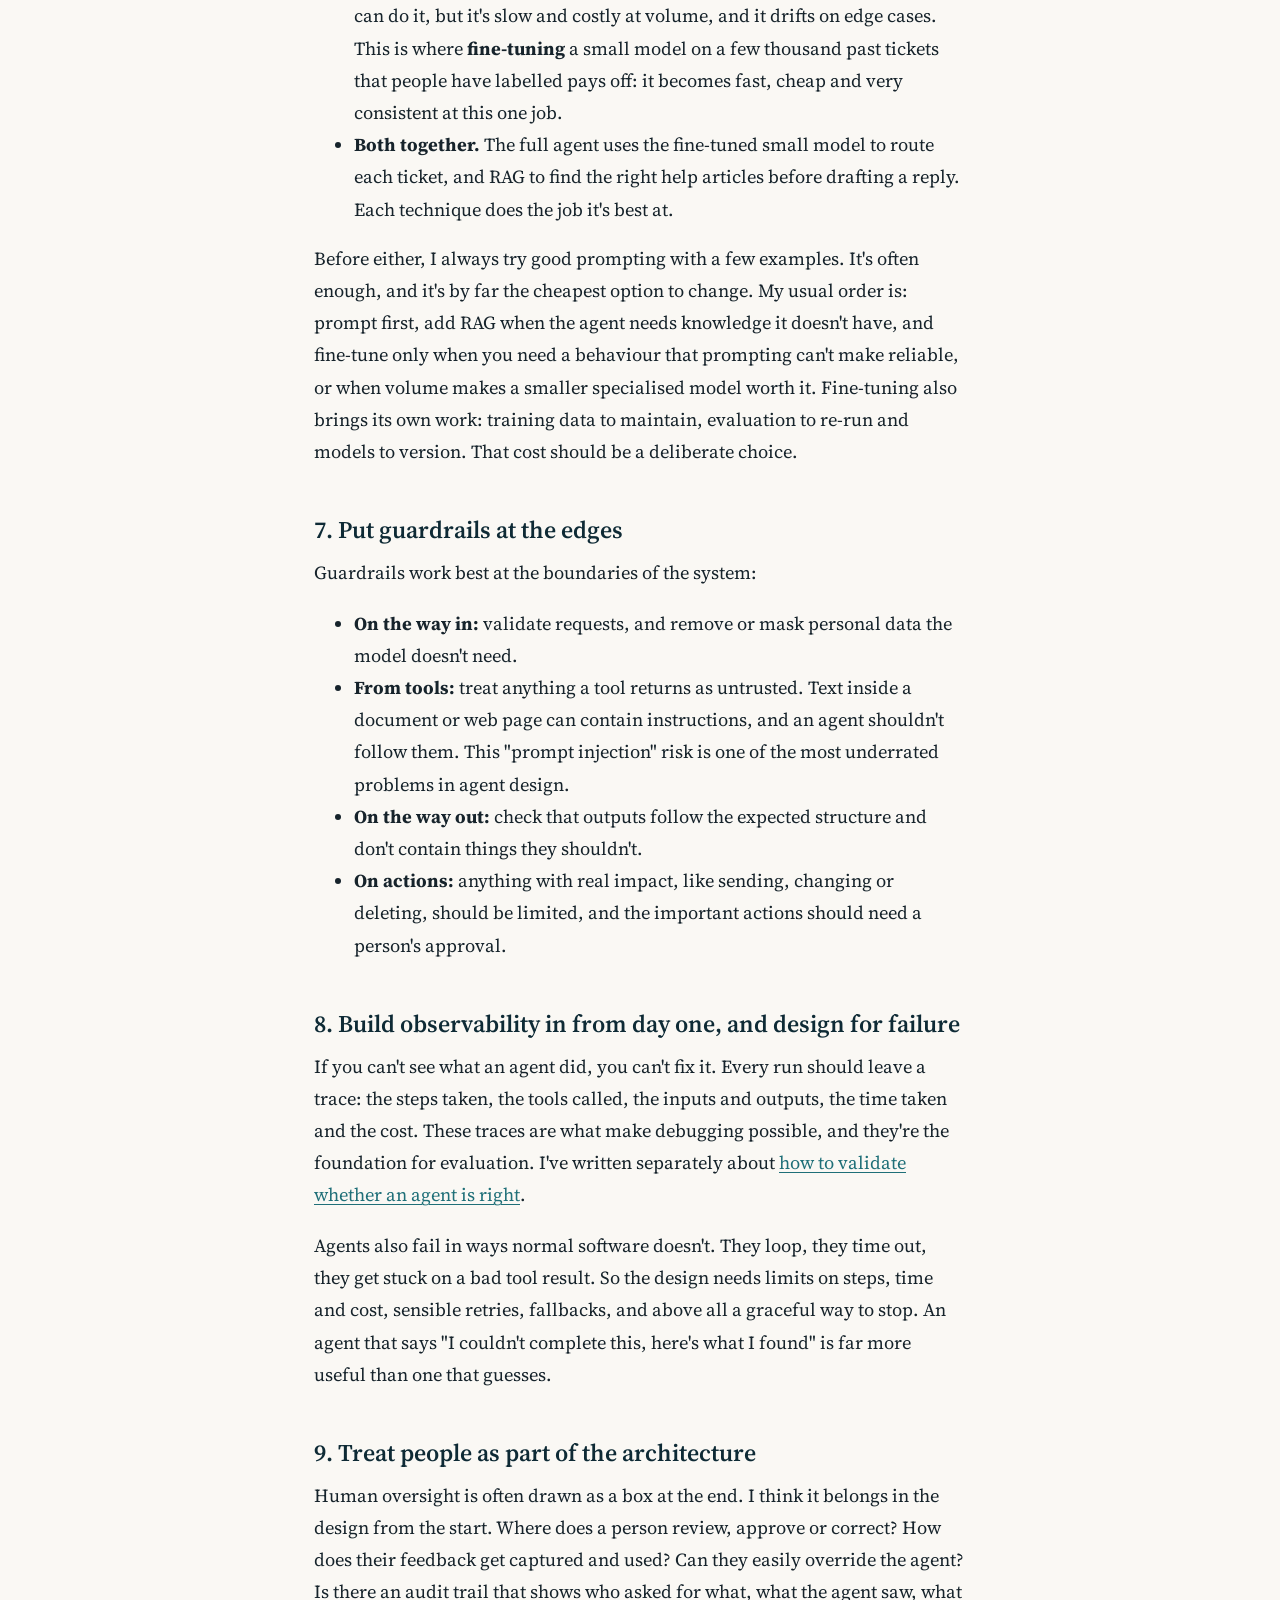
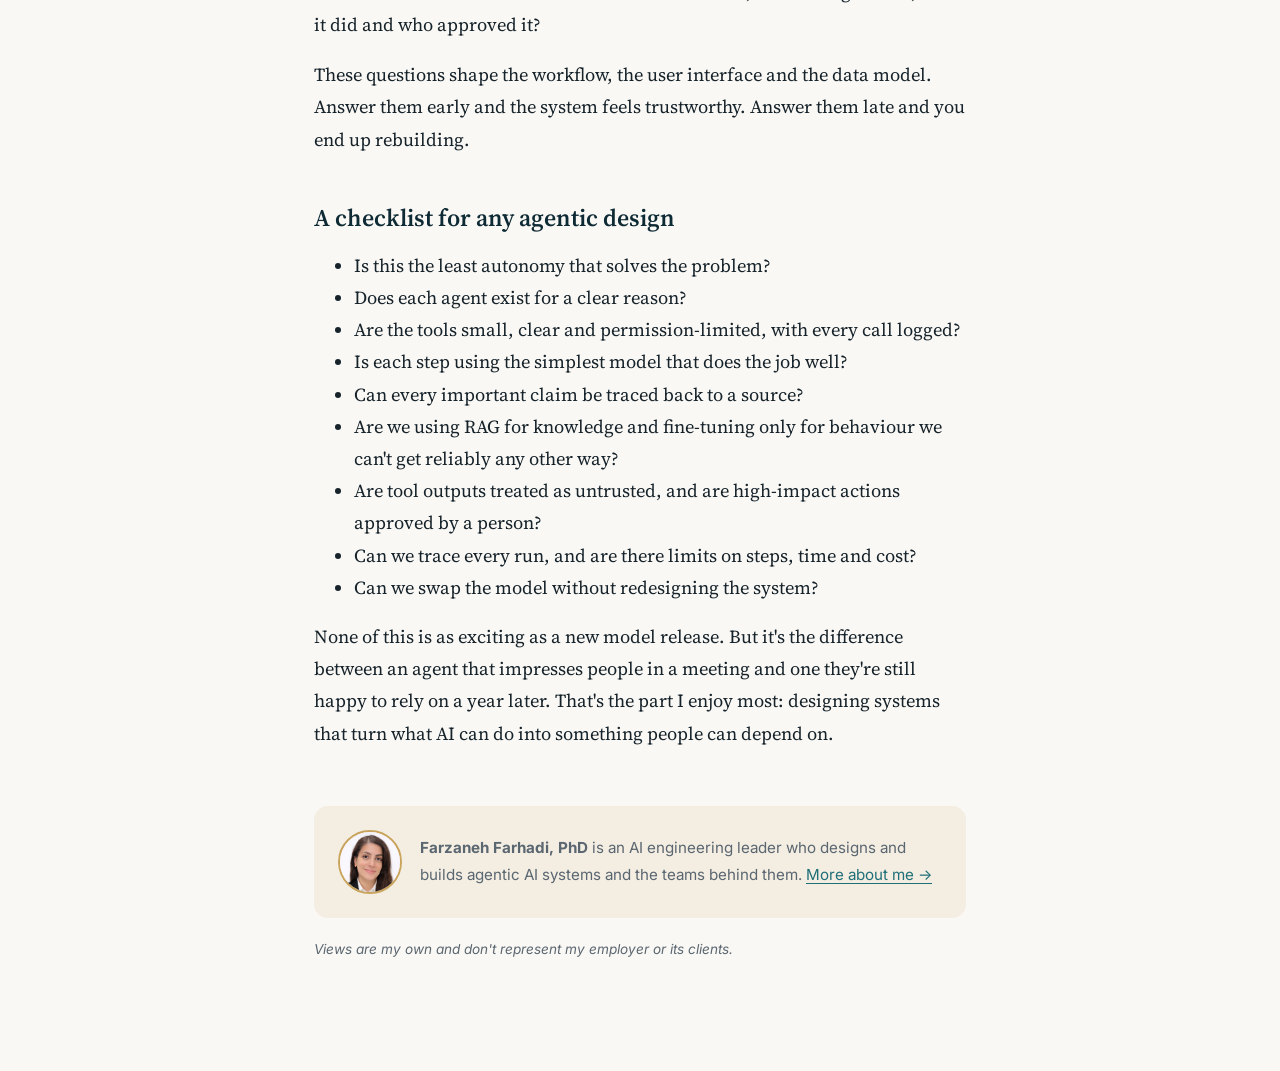
<file: writing/agentic-ai-architecture.html>
<!DOCTYPE html>
<html lang="en-GB">
<head>
  <meta charset="UTF-8">
  <meta name="viewport" content="width=device-width, initial-scale=1.0">
  <title>What actually matters when you design an agentic AI system · Farzaneh Farhadi</title>
  <meta name="description" content="An agentic AI architecture guide: workflows vs autonomy, single vs multi-agent, tool design and MCP, model choice, RAG vs fine-tuning, context, guardrails, observability and human-in-the-loop design.">
  <meta name="author" content="Farzaneh Farhadi">
  <meta name="robots" content="index, follow, max-image-preview:large">
  <meta name="theme-color" content="#0e2a35">
  <link rel="canonical" href="https://farzanehfar.github.io/writing/agentic-ai-architecture.html">
  <link rel="icon" href="../favicon.svg" type="image/svg+xml">
  <meta property="og:type" content="article">
  <meta property="og:site_name" content="Farzaneh Farhadi">
  <meta property="og:url" content="https://farzanehfar.github.io/writing/agentic-ai-architecture.html">
  <meta property="og:title" content="What actually matters when you design an agentic AI system">
  <meta property="og:description" content="The architecture decisions that turn an agent demo into a system people can rely on.">
  <meta property="og:image" content="https://farzanehfar.github.io/assets/og-image.jpg">
  <meta property="og:image:width" content="1200">
  <meta property="og:image:height" content="627">
  <meta property="og:locale" content="en_GB">
  <meta property="article:published_time" content="2026-11-03">
  <meta property="article:author" content="Farzaneh Farhadi">
  <meta property="article:section" content="Architecture">
  <meta name="twitter:card" content="summary_large_image">
  <meta name="twitter:title" content="What actually matters when you design an agentic AI system">
  <meta name="twitter:description" content="The architecture decisions that turn an agent demo into a system people can rely on.">
  <meta name="twitter:image" content="https://farzanehfar.github.io/assets/og-image.jpg">
  <script type="application/ld+json">
  {
    "@context": "https://schema.org",
    "@type": "BlogPosting",
    "headline": "What actually matters when you design an agentic AI system",
    "description": "An agentic AI architecture guide: workflows vs autonomy, single vs multi-agent, tool design and MCP, model choice, RAG vs fine-tuning, context, guardrails, observability and human-in-the-loop design.",
    "datePublished": "2026-11-03",
    "dateModified": "2026-11-03",
    "inLanguage": "en-GB",
    "articleSection": "Architecture",
    "keywords": "agentic AI architecture, RAG vs fine-tuning, retrieval-augmented generation, fine-tuning, multi-agent systems, AI agent design, MCP, LLM orchestration, guardrails, observability, human-in-the-loop, AI system design",
    "mainEntityOfPage": "https://farzanehfar.github.io/writing/agentic-ai-architecture.html",
    "url": "https://farzanehfar.github.io/writing/agentic-ai-architecture.html",
    "image": "https://farzanehfar.github.io/assets/headshot.jpg",
    "author": { "@type": "Person", "@id": "https://farzanehfar.github.io/#person", "name": "Farzaneh Farhadi", "url": "https://farzanehfar.github.io/" },
    "publisher": { "@type": "Person", "@id": "https://farzanehfar.github.io/#person", "name": "Farzaneh Farhadi" }
  }
  </script>
  <link rel="preconnect" href="https://fonts.googleapis.com">
  <link rel="preconnect" href="https://fonts.gstatic.com" crossorigin>
  <link href="https://fonts.googleapis.com/css2?family=Inter:wght@400;500;600&family=Source+Serif+4:opsz,wght@8..60,400;8..60,600&display=swap" rel="stylesheet">
  <link rel="stylesheet" href="../styles.css">
</head>
<body>
<header class="site-header">
  <div class="container">
    <a class="brand" href="../index.html">Farzaneh Farhadi</a>
    <nav class="nav">
      <a href="../index.html#impact">Impact</a>
      <a href="../index.html#writing">Writing</a>
      <a class="nav-cta" href="../index.html#contact">Get in touch</a>
    </nav>
  </div>
</header>

<div class="article-hero">
  <div class="inner">
    <a class="back" href="../index.html#writing">← All writing</a>
    <h1>What actually matters when you design an agentic AI system</h1>
    <p class="meta">November 2026 · 10 min read · Architecture</p>
  </div>
</div>

<main class="article">
  <p>You can build an impressive AI agent demo in an afternoon. Give a model a few tools, write a good prompt, and it will happily search, reason and write something that looks smart. Building a system that people rely on every day is a different job, and it usually takes months.</p>

  <p>Almost none of that difference comes from the model. It comes from architecture: how the work is structured, what the agent is allowed to touch, how you see what it's doing, and what happens when it gets something wrong.</p>

  <p>These are the design decisions I think matter most, and the trade-offs behind each one.</p>

  <h2>The shape of a good agentic system</h2>

  <p>Before the details, here is the overall picture I design towards. The model sits in the middle, but most of the boxes around it are about control, visibility and trust.</p>

  <figure class="diagram">
    <svg viewBox="0 0 800 600" role="img" aria-labelledby="dg-title dg-desc" xmlns="http://www.w3.org/2000/svg">
      <title id="dg-title">Reference architecture for an agentic AI system</title>
      <desc id="dg-desc">Users and human review at the top, an orchestrator coordinating specialised agents, a tool and data access layer, and a model layer at the bottom. Guardrails run down the left side, and evaluation and observability down the right. An audit trail runs along the base.</desc>
      <style>
        .t { font-family: Inter, -apple-system, sans-serif; }
        .h { font-size: 15px; font-weight: 600; }
        .s { font-size: 12px; }
        .side { font-size: 14px; font-weight: 600; letter-spacing: .06em; }
      </style>
      <defs>
        <marker id="arr" viewBox="0 0 10 10" refX="5" refY="5" markerWidth="7" markerHeight="7" orient="auto-start-reverse">
          <path d="M0,0 L10,5 L0,10 z" fill="#c9a45c"/>
        </marker>
      </defs>

      <!-- Guardrails (left) -->
      <rect x="10" y="20" width="90" height="510" rx="12" fill="#f6eedd" stroke="#c9a45c"/>
      <text class="t side" x="55" y="275" text-anchor="middle" fill="#0e2a35" transform="rotate(-90 55 275)">GUARDRAILS</text>
      <text class="t s" x="55" y="420" text-anchor="middle" fill="#5a6670" transform="rotate(-90 55 420)">input · output · actions</text>

      <!-- Observability (right) -->
      <rect x="700" y="20" width="90" height="510" rx="12" fill="#e3f0f0" stroke="#1f6f78"/>
      <text class="t side" x="745" y="275" text-anchor="middle" fill="#0e2a35" transform="rotate(90 745 275)">EVALUATION &amp; OBSERVABILITY</text>
      <text class="t s" x="745" y="470" text-anchor="middle" fill="#5a6670" transform="rotate(90 745 470)">traces · metrics</text>

      <!-- Users -->
      <rect x="120" y="20" width="560" height="70" rx="12" fill="#ffffff" stroke="#e4ddd0"/>
      <text class="t h" x="400" y="50" text-anchor="middle" fill="#0e2a35">People: users &amp; human review</text>
      <text class="t s" x="400" y="72" text-anchor="middle" fill="#5a6670">requests · approvals · overrides · feedback</text>

      <line x1="400" y1="92" x2="400" y2="118" stroke="#c9a45c" stroke-width="2" marker-end="url(#arr)" marker-start="url(#arr)"/>

      <!-- Orchestrator -->
      <rect x="120" y="122" width="560" height="70" rx="12" fill="#0e2a35"/>
      <text class="t h" x="400" y="152" text-anchor="middle" fill="#ffffff">Orchestrator</text>
      <text class="t s" x="400" y="174" text-anchor="middle" fill="#c9a45c">explicit workflow · state · routing · retries · limits</text>

      <line x1="400" y1="194" x2="400" y2="220" stroke="#c9a45c" stroke-width="2" marker-end="url(#arr)" marker-start="url(#arr)"/>

      <!-- Agents -->
      <rect x="120" y="224" width="176" height="76" rx="12" fill="#16404d"/>
      <text class="t h" x="208" y="256" text-anchor="middle" fill="#ffffff">Research agent</text>
      <text class="t s" x="208" y="278" text-anchor="middle" fill="#cfe3e5">gathers context</text>
      <rect x="312" y="224" width="176" height="76" rx="12" fill="#16404d"/>
      <text class="t h" x="400" y="256" text-anchor="middle" fill="#ffffff">Analysis agent</text>
      <text class="t s" x="400" y="278" text-anchor="middle" fill="#cfe3e5">reasons &amp; checks</text>
      <rect x="504" y="224" width="176" height="76" rx="12" fill="#16404d"/>
      <text class="t h" x="592" y="256" text-anchor="middle" fill="#ffffff">Writer agent</text>
      <text class="t s" x="592" y="278" text-anchor="middle" fill="#cfe3e5">drafts with sources</text>

      <line x1="400" y1="302" x2="400" y2="328" stroke="#c9a45c" stroke-width="2" marker-end="url(#arr)" marker-start="url(#arr)"/>

      <!-- Tools -->
      <rect x="120" y="332" width="560" height="76" rx="12" fill="#ffffff" stroke="#1f6f78" stroke-width="1.5"/>
      <text class="t h" x="400" y="362" text-anchor="middle" fill="#0e2a35">Tools &amp; data access (MCP · APIs · retrieval)</text>
      <text class="t s" x="400" y="386" text-anchor="middle" fill="#5a6670">least-privilege permissions · clear contracts · every call logged</text>

      <line x1="400" y1="410" x2="400" y2="436" stroke="#c9a45c" stroke-width="2" marker-end="url(#arr)" marker-start="url(#arr)"/>

      <!-- Models -->
      <rect x="120" y="440" width="176" height="90" rx="12" fill="#f3ede2" stroke="#e4ddd0"/>
      <text class="t h" x="208" y="478" text-anchor="middle" fill="#0e2a35">Large LLMs</text>
      <text class="t s" x="208" y="500" text-anchor="middle" fill="#5a6670">hard reasoning</text>
      <rect x="312" y="440" width="176" height="90" rx="12" fill="#f3ede2" stroke="#e4ddd0"/>
      <text class="t h" x="400" y="478" text-anchor="middle" fill="#0e2a35">Small / fast models</text>
      <text class="t s" x="400" y="500" text-anchor="middle" fill="#5a6670">routine steps</text>
      <rect x="504" y="440" width="176" height="90" rx="12" fill="#f3ede2" stroke="#e4ddd0"/>
      <text class="t h" x="592" y="478" text-anchor="middle" fill="#0e2a35">Classic ML &amp; rules</text>
      <text class="t s" x="592" y="500" text-anchor="middle" fill="#5a6670">structured data</text>

      <!-- Audit -->
      <rect x="10" y="548" width="780" height="40" rx="10" fill="#0e2a35"/>
      <text class="t h" x="400" y="573" text-anchor="middle" fill="#c9a45c">Audit trail: who asked, what the agent saw, what it did, who approved</text>
    </svg>
    <figcaption>A reference shape for agentic systems. The model is one layer; most of the design effort goes into the layers around it.</figcaption>
  </figure>

  <h2>1. Start with a workflow, and earn autonomy</h2>

  <p>"Agentic" covers a wide range. At one end is a fixed pipeline where an LLM does one step. At the other is a fully autonomous agent that decides its own plan, picks its own tools and keeps going until it thinks it's finished.</p>

  <p>My default is to use the least autonomy that solves the problem. Most real tasks have a shape you already know: gather information, analyse it, produce something. Encoding that shape as an explicit workflow, for example as a graph of steps with clear transitions, makes the system easier to test, easier to debug and far more predictable. You then give the model freedom inside the steps where judgement actually helps.</p>

  <p>Autonomy should be earned. When evaluation shows a step is reliable, you can loosen the structure around it. Going the other way, starting fully autonomous and trying to add control later, is much harder.</p>

  <h2>2. One agent or many?</h2>

  <p>Multi-agent systems are attractive, and they're often the right answer, but every extra agent adds coordination, latency and another place for things to go wrong. Debugging a conversation between five agents is not fun.</p>

  <p>I split work into separate agents when there's a real reason:</p>
  <ul>
    <li>the tasks need <strong>different tools or permissions</strong>,</li>
    <li>they need <strong>very different context</strong>, and mixing it would confuse the model,</li>
    <li>they can <strong>run in parallel</strong> and save real time,</li>
    <li>or they need to be <strong>tested and improved independently</strong>.</li>
  </ul>
  <p>If none of those apply, one well-designed agent is usually better. When there are several, the shared state between them should be explicit and visible, not hidden inside chat messages.</p>

  <h2>3. Tools are the real interface</h2>

  <p>An agent is only as good as the tools it can use. In my experience, a surprising number of "the model is wrong" problems turn out to be "the tool is confusing" problems.</p>

  <p>Good tools are small and focused, with clear names, clear descriptions and predictable inputs and outputs. They return helpful error messages, because the model will read them and try again. Standards like the Model Context Protocol (MCP) make it much easier to connect agents to systems in a consistent way, and to reuse tools across agents.</p>

  <p>Permissions belong here too. An agent should act with the least access it needs, ideally the same access as the person it's working for, and every tool call should be logged. If an agent can read or change something, you need to be able to say exactly why it was allowed to.</p>

  <h2>4. Use the right model for each step</h2>

  <p>Not every step needs your biggest model. Some steps are better handled by a simple rule, some by a classic machine learning model, some by a small fast LLM, and only some by a large reasoning model. Matching the model to the step makes the system cheaper, faster and often more accurate.</p>

  <p>Where the models run is an architecture decision as well. Hosted APIs are fast to start with. Self-hosted or private deployments can make more sense when data is sensitive, when it must stay in a particular region, or when volumes are high enough that cost per call starts to dominate. I try to keep the model behind a clean interface so this decision can change later without rebuilding everything.</p>

  <blockquote>The model you use today will be replaced within a year. Good architecture makes that change boring.</blockquote>

  <h2>5. Context is a design decision</h2>

  <p>What you put in front of the model matters as much as which model you use. More context isn't automatically better. Long, noisy context makes models slower, more expensive and easier to distract.</p>

  <p>I treat context as something to design: retrieve only what's relevant, summarise long histories, and keep the instructions clear and stable. Wherever possible, I ask the agent to point to its sources, so a person can check each claim against the original data. That one habit makes systems far easier to trust and to debug.</p>

  <h2>6. RAG, fine-tuning, or neither?</h2>

  <p>This is one of the most common questions I get, and the simplest rule I know is this: <strong>use retrieval (RAG) for what the agent needs to know, and fine-tuning for how the agent needs to behave.</strong></p>

  <p>RAG means fetching relevant information at the moment the agent needs it and putting it into the context. Fine-tuning means further training a model on your own examples so that a behaviour becomes part of the model itself. They solve different problems, and mixing them up is expensive.</p>

  <p>Take an IT support agent for a large company as an example.</p>

  <ul>
    <li><strong>Answering "How do I set up the VPN on my new laptop?"</strong> The answer lives in the help centre, and those articles change every few weeks. This is a <strong>RAG</strong> problem. Fine-tuning the answers into the model would make them out of date by the next release, and you couldn't show the user where the answer came from. With retrieval, you update the article and the agent knows straight away, and it can link to its source.</li>
    <li><strong>Sorting thousands of incoming tickets into the company's own 40 categories, in a fixed format, every time.</strong> This is about consistent behaviour, not changing knowledge. A large model with a long prompt can do it, but it's slow and costly at volume, and it drifts on edge cases. This is where <strong>fine-tuning</strong> a small model on a few thousand past tickets that people have labelled pays off: it becomes fast, cheap and very consistent at this one job.</li>
    <li><strong>Both together.</strong> The full agent uses the fine-tuned small model to route each ticket, and RAG to find the right help articles before drafting a reply. Each technique does the job it's best at.</li>
  </ul>

  <p>Before either, I always try good prompting with a few examples. It's often enough, and it's by far the cheapest option to change. My usual order is: prompt first, add RAG when the agent needs knowledge it doesn't have, and fine-tune only when you need a behaviour that prompting can't make reliable, or when volume makes a smaller specialised model worth it. Fine-tuning also brings its own work: training data to maintain, evaluation to re-run and models to version. That cost should be a deliberate choice.</p>

  <h2>7. Put guardrails at the edges</h2>

  <p>Guardrails work best at the boundaries of the system:</p>
  <ul>
    <li><strong>On the way in:</strong> validate requests, and remove or mask personal data the model doesn't need.</li>
    <li><strong>From tools:</strong> treat anything a tool returns as untrusted. Text inside a document or web page can contain instructions, and an agent shouldn't follow them. This "prompt injection" risk is one of the most underrated problems in agent design.</li>
    <li><strong>On the way out:</strong> check that outputs follow the expected structure and don't contain things they shouldn't.</li>
    <li><strong>On actions:</strong> anything with real impact, like sending, changing or deleting, should be limited, and the important actions should need a person's approval.</li>
  </ul>

  <h2>8. Build observability in from day one, and design for failure</h2>

  <p>If you can't see what an agent did, you can't fix it. Every run should leave a trace: the steps taken, the tools called, the inputs and outputs, the time taken and the cost. These traces are what make debugging possible, and they're the foundation for evaluation. I've written separately about <a href="validating-agentic-ai.html">how to validate whether an agent is right</a>.</p>

  <p>Agents also fail in ways normal software doesn't. They loop, they time out, they get stuck on a bad tool result. So the design needs limits on steps, time and cost, sensible retries, fallbacks, and above all a graceful way to stop. An agent that says "I couldn't complete this, here's what I found" is far more useful than one that guesses.</p>

  <h2>9. Treat people as part of the architecture</h2>

  <p>Human oversight is often drawn as a box at the end. I think it belongs in the design from the start. Where does a person review, approve or correct? How does their feedback get captured and used? Can they easily override the agent? Is there an audit trail that shows who asked for what, what the agent saw, what it did and who approved it?</p>

  <p>These questions shape the workflow, the user interface and the data model. Answer them early and the system feels trustworthy. Answer them late and you end up rebuilding.</p>

  <h2>A checklist for any agentic design</h2>
  <ul>
    <li>Is this the least autonomy that solves the problem?</li>
    <li>Does each agent exist for a clear reason?</li>
    <li>Are the tools small, clear and permission-limited, with every call logged?</li>
    <li>Is each step using the simplest model that does the job well?</li>
    <li>Can every important claim be traced back to a source?</li>
    <li>Are we using RAG for knowledge and fine-tuning only for behaviour we can't get reliably any other way?</li>
    <li>Are tool outputs treated as untrusted, and are high-impact actions approved by a person?</li>
    <li>Can we trace every run, and are there limits on steps, time and cost?</li>
    <li>Can we swap the model without redesigning the system?</li>
  </ul>

  <p>None of this is as exciting as a new model release. But it's the difference between an agent that impresses people in a meeting and one they're still happy to rely on a year later. That's the part I enjoy most: designing systems that turn what AI can do into something people can depend on.</p>

  <div class="author-box">
    <img src="../assets/headshot.jpg" alt="Farzaneh Farhadi, AI Engineering Leader" width="64" height="64" loading="lazy">
    <p><strong>Farzaneh Farhadi, PhD</strong> is an AI engineering leader who designs and builds agentic AI systems and the teams behind them. <a href="../index.html">More about me →</a></p>
  </div>

  <p class="disclaimer">Views are my own and don't represent my employer or its clients.</p>
</main>
</body>
</html>
</file>
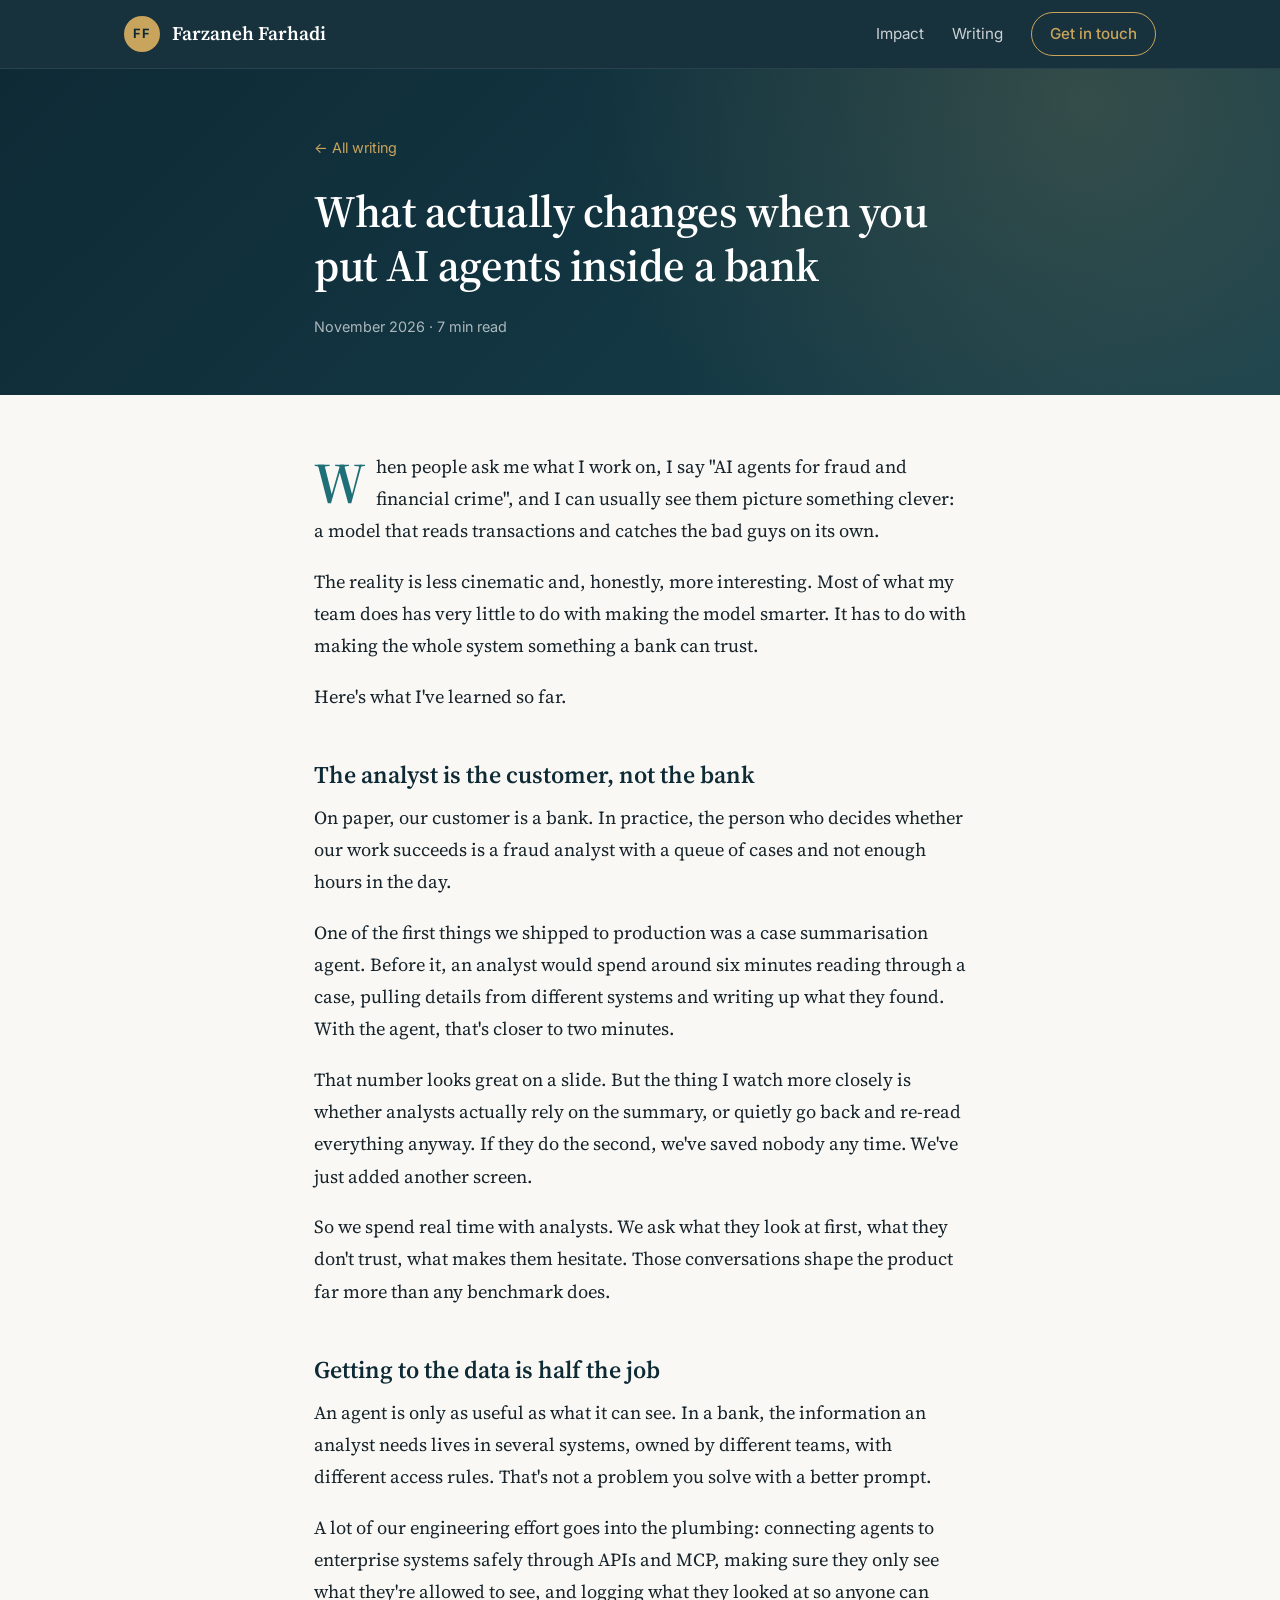
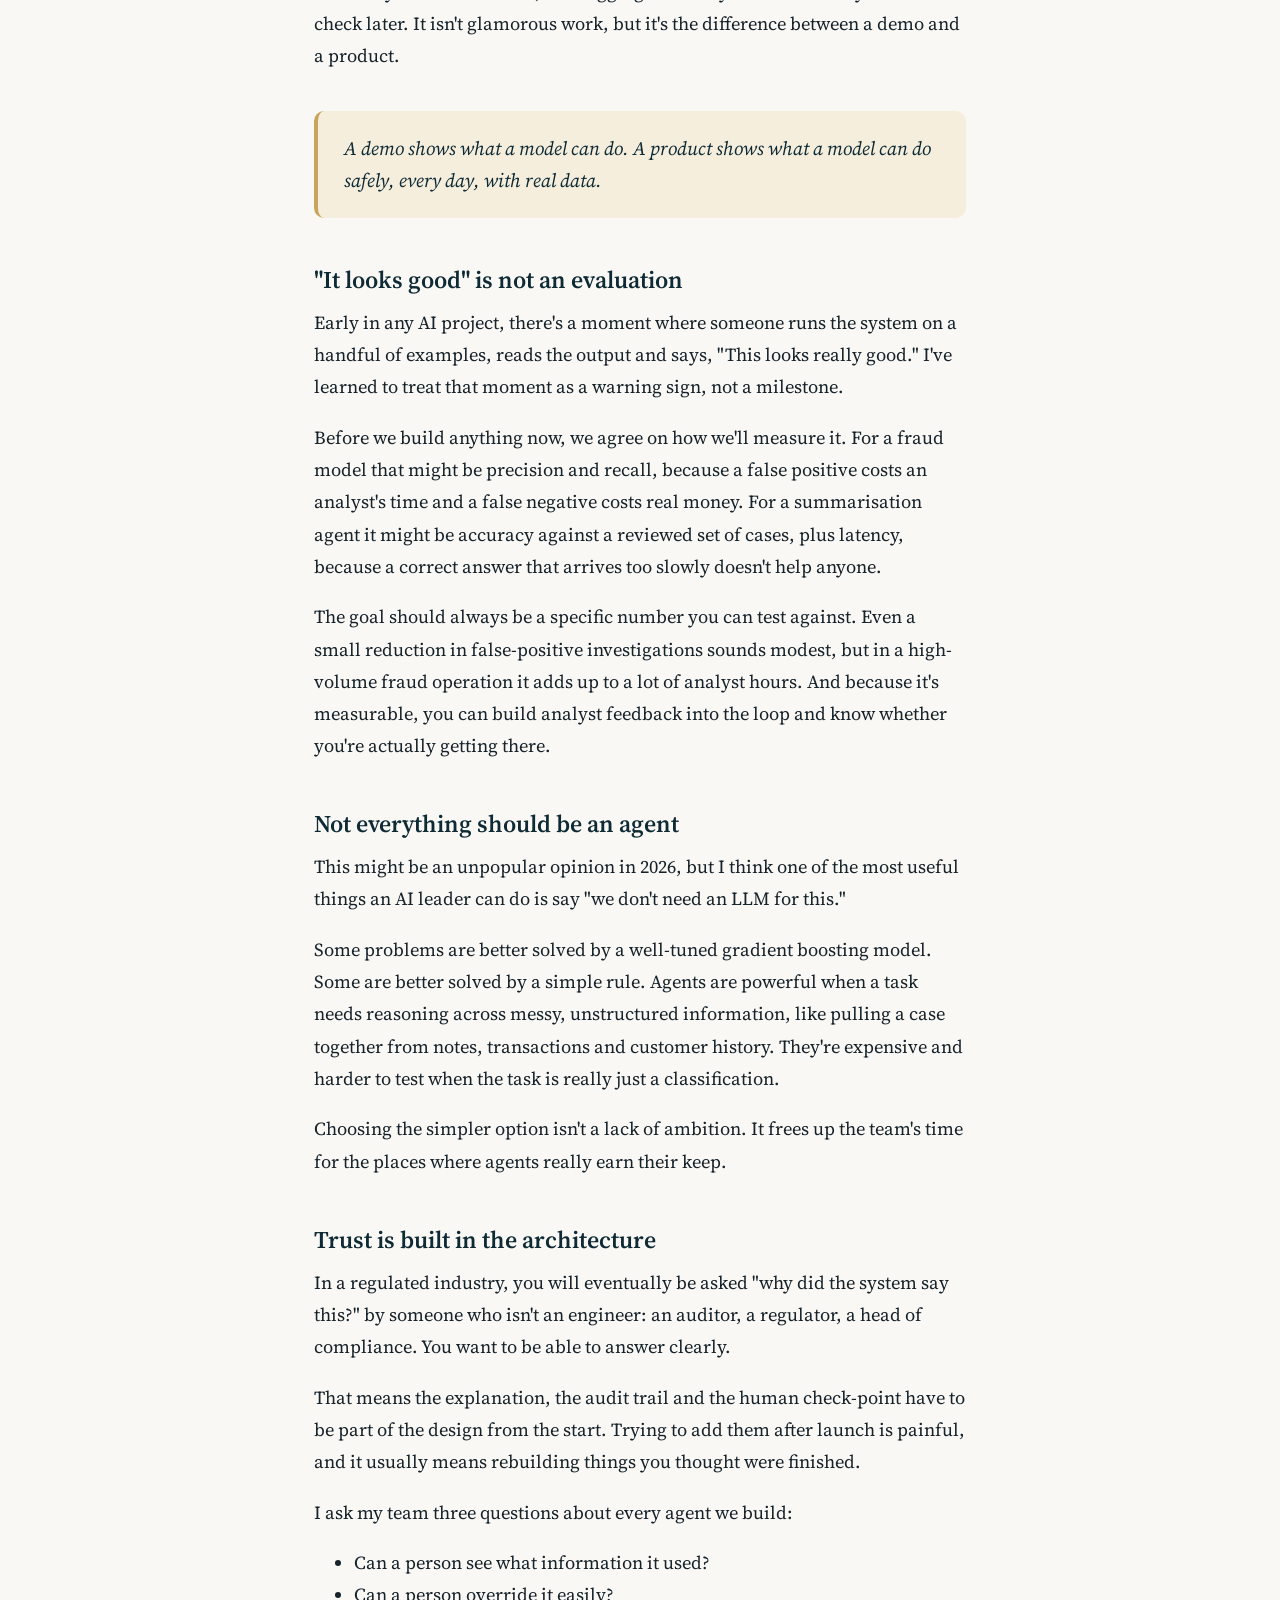
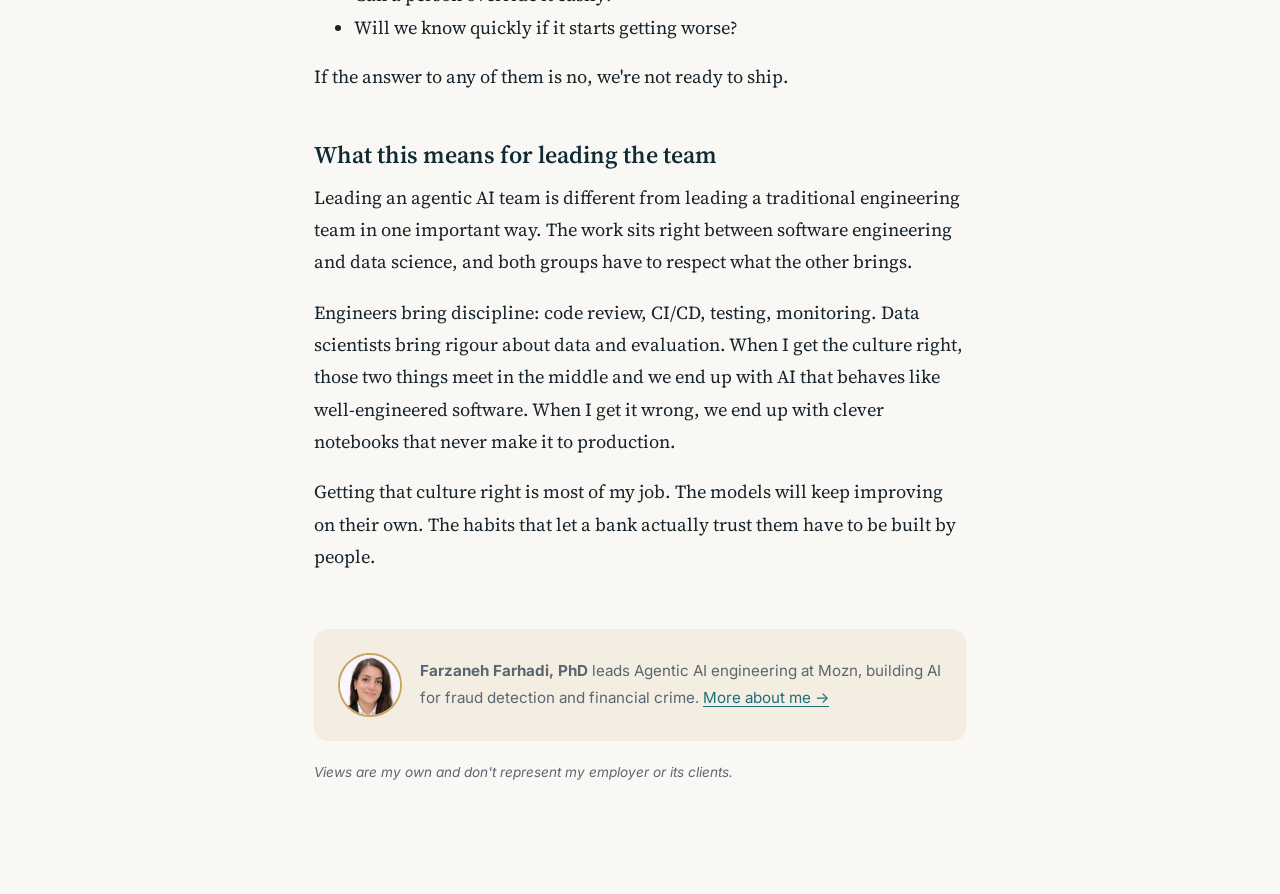
<file: writing/ai-agents-in-banking.html>
<!DOCTYPE html>
<html lang="en-GB">
<head>
  <meta charset="UTF-8">
  <meta name="viewport" content="width=device-width, initial-scale=1.0">
  <title>What actually changes when you put AI agents inside a bank · Farzaneh Farhadi</title>
  <meta name="description" content="Lessons from leading agentic AI engineering for fraud detection and financial crime: trust, data access, LLM evaluation and when not to use an agent.">
  <meta name="author" content="Farzaneh Farhadi">
  <meta name="robots" content="index, follow, max-image-preview:large">
  <meta name="theme-color" content="#0e2a35">
  <link rel="canonical" href="https://farzanehfar.github.io/writing/ai-agents-in-banking.html">
  <link rel="icon" href="../favicon.svg" type="image/svg+xml">
  <meta property="og:type" content="article">
  <meta property="og:site_name" content="Farzaneh Farhadi">
  <meta property="og:url" content="https://farzanehfar.github.io/writing/ai-agents-in-banking.html">
  <meta property="og:title" content="What actually changes when you put AI agents inside a bank">
  <meta property="og:description" content="Lessons from leading agentic AI engineering for fraud detection and financial crime: trust, data access, LLM evaluation and when not to use an agent.">
  <meta property="og:image" content="https://farzanehfar.github.io/assets/og-image.jpg">
  <meta property="og:image:width" content="1200">
  <meta property="og:image:height" content="627">
  <meta property="og:locale" content="en_GB">
  <meta property="article:published_time" content="2026-11-01">
  <meta property="article:author" content="Farzaneh Farhadi">
  <meta property="article:section" content="Agentic AI">
  <meta name="twitter:card" content="summary_large_image">
  <meta name="twitter:title" content="What actually changes when you put AI agents inside a bank">
  <meta name="twitter:description" content="Lessons from leading agentic AI engineering for fraud detection and financial crime: trust, data access, LLM evaluation and when not to use an agent.">
  <meta name="twitter:image" content="https://farzanehfar.github.io/assets/og-image.jpg">
  <script type="application/ld+json">
{
  "@context": "https://schema.org",
  "@type": "BlogPosting",
  "headline": "What actually changes when you put AI agents inside a bank",
  "description": "Lessons from leading agentic AI engineering for fraud detection and financial crime: trust, data access, LLM evaluation and when not to use an agent.",
  "datePublished": "2026-11-01",
  "dateModified": "2026-11-01",
  "inLanguage": "en-GB",
  "articleSection": "Agentic AI",
  "keywords": "agentic AI, AI agents in banking, LLM evaluation, fraud detection, financial crime, MCP, responsible AI",
  "mainEntityOfPage": "https://farzanehfar.github.io/writing/ai-agents-in-banking.html",
  "url": "https://farzanehfar.github.io/writing/ai-agents-in-banking.html",
  "image": "https://farzanehfar.github.io/assets/headshot.jpg",
  "author": {
    "@type": "Person",
    "@id": "https://farzanehfar.github.io/#person",
    "name": "Farzaneh Farhadi",
    "url": "https://farzanehfar.github.io/"
  },
  "publisher": {
    "@type": "Person",
    "@id": "https://farzanehfar.github.io/#person",
    "name": "Farzaneh Farhadi"
  }
}
  </script>
  <link rel="preconnect" href="https://fonts.googleapis.com">
  <link rel="preconnect" href="https://fonts.gstatic.com" crossorigin>
  <link href="https://fonts.googleapis.com/css2?family=Inter:wght@400;500;600&family=Source+Serif+4:opsz,wght@8..60,400;8..60,600&display=swap" rel="stylesheet">
  <link rel="stylesheet" href="../styles.css">
</head>
<body>
<header class="site-header">
  <div class="container">
    <a class="brand" href="../index.html">Farzaneh Farhadi</a>
    <nav class="nav">
      <a href="../index.html#impact">Impact</a>
      <a href="../index.html#writing">Writing</a>
      <a class="nav-cta" href="../index.html#contact">Get in touch</a>
    </nav>
  </div>
</header>

<div class="article-hero">
  <div class="inner">
    <a class="back" href="../index.html#writing">← All writing</a>
    <h1>What actually changes when you put AI agents inside a bank</h1>
    <p class="meta">November 2026 · 7 min read</p>
  </div>
</div>

<main class="article">

  <p>When people ask me what I work on, I say "AI agents for fraud and financial crime", and I can usually see them picture something clever: a model that reads transactions and catches the bad guys on its own.</p>

  <p>The reality is less cinematic and, honestly, more interesting. Most of what my team does has very little to do with making the model smarter. It has to do with making the whole system something a bank can trust.</p>

  <p>Here's what I've learned so far.</p>

  <h2>The analyst is the customer, not the bank</h2>

  <p>On paper, our customer is a bank. In practice, the person who decides whether our work succeeds is a fraud analyst with a queue of cases and not enough hours in the day.</p>

  <p>One of the first things we shipped to production was a case summarisation agent. Before it, an analyst would spend around six minutes reading through a case, pulling details from different systems and writing up what they found. With the agent, that's closer to two minutes.</p>

  <p>That number looks great on a slide. But the thing I watch more closely is whether analysts actually rely on the summary, or quietly go back and re-read everything anyway. If they do the second, we've saved nobody any time. We've just added another screen.</p>

  <p>So we spend real time with analysts. We ask what they look at first, what they don't trust, what makes them hesitate. Those conversations shape the product far more than any benchmark does.</p>

  <h2>Getting to the data is half the job</h2>

  <p>An agent is only as useful as what it can see. In a bank, the information an analyst needs lives in several systems, owned by different teams, with different access rules. That's not a problem you solve with a better prompt.</p>

  <p>A lot of our engineering effort goes into the plumbing: connecting agents to enterprise systems safely through APIs and MCP, making sure they only see what they're allowed to see, and logging what they looked at so anyone can check later. It isn't glamorous work, but it's the difference between a demo and a product.</p>

  <blockquote>A demo shows what a model can do. A product shows what a model can do safely, every day, with real data.</blockquote>

  <h2>"It looks good" is not an evaluation</h2>

  <p>Early in any AI project, there's a moment where someone runs the system on a handful of examples, reads the output and says, "This looks really good." I've learned to treat that moment as a warning sign, not a milestone.</p>

  <p>Before we build anything now, we agree on how we'll measure it. For a fraud model that might be precision and recall, because a false positive costs an analyst's time and a false negative costs real money. For a summarisation agent it might be accuracy against a reviewed set of cases, plus latency, because a correct answer that arrives too slowly doesn't help anyone.</p>

  <p>The goal should always be a specific number you can test against. Even a small reduction in false-positive investigations sounds modest, but in a high-volume fraud operation it adds up to a lot of analyst hours. And because it's measurable, you can build analyst feedback into the loop and know whether you're actually getting there.</p>

  <h2>Not everything should be an agent</h2>

  <p>This might be an unpopular opinion in 2026, but I think one of the most useful things an AI leader can do is say "we don't need an LLM for this."</p>

  <p>Some problems are better solved by a well-tuned gradient boosting model. Some are better solved by a simple rule. Agents are powerful when a task needs reasoning across messy, unstructured information, like pulling a case together from notes, transactions and customer history. They're expensive and harder to test when the task is really just a classification.</p>

  <p>Choosing the simpler option isn't a lack of ambition. It frees up the team's time for the places where agents really earn their keep.</p>

  <h2>Trust is built in the architecture</h2>

  <p>In a regulated industry, you will eventually be asked "why did the system say this?" by someone who isn't an engineer: an auditor, a regulator, a head of compliance. You want to be able to answer clearly.</p>

  <p>That means the explanation, the audit trail and the human check-point have to be part of the design from the start. Trying to add them after launch is painful, and it usually means rebuilding things you thought were finished.</p>

  <p>I ask my team three questions about every agent we build:</p>
  <ul>
    <li>Can a person see what information it used?</li>
    <li>Can a person override it easily?</li>
    <li>Will we know quickly if it starts getting worse?</li>
  </ul>
  <p>If the answer to any of them is no, we're not ready to ship.</p>

  <h2>What this means for leading the team</h2>

  <p>Leading an agentic AI team is different from leading a traditional engineering team in one important way. The work sits right between software engineering and data science, and both groups have to respect what the other brings.</p>

  <p>Engineers bring discipline: code review, CI/CD, testing, monitoring. Data scientists bring rigour about data and evaluation. When I get the culture right, those two things meet in the middle and we end up with AI that behaves like well-engineered software. When I get it wrong, we end up with clever notebooks that never make it to production.</p>

  <p>Getting that culture right is most of my job. The models will keep improving on their own. The habits that let a bank actually trust them have to be built by people.</p>

  <div class="author-box">
    <img src="../assets/headshot.jpg" alt="Farzaneh Farhadi, AI Engineering Leader" width="64" height="64" loading="lazy">
    <p><strong>Farzaneh Farhadi, PhD</strong> leads Agentic AI engineering at Mozn, building AI for fraud detection and financial crime. <a href="../index.html">More about me →</a></p>
  </div>
  <p class="disclaimer">Views are my own and don't represent my employer or its clients.</p>
</main>
</body>
</html>
</file>
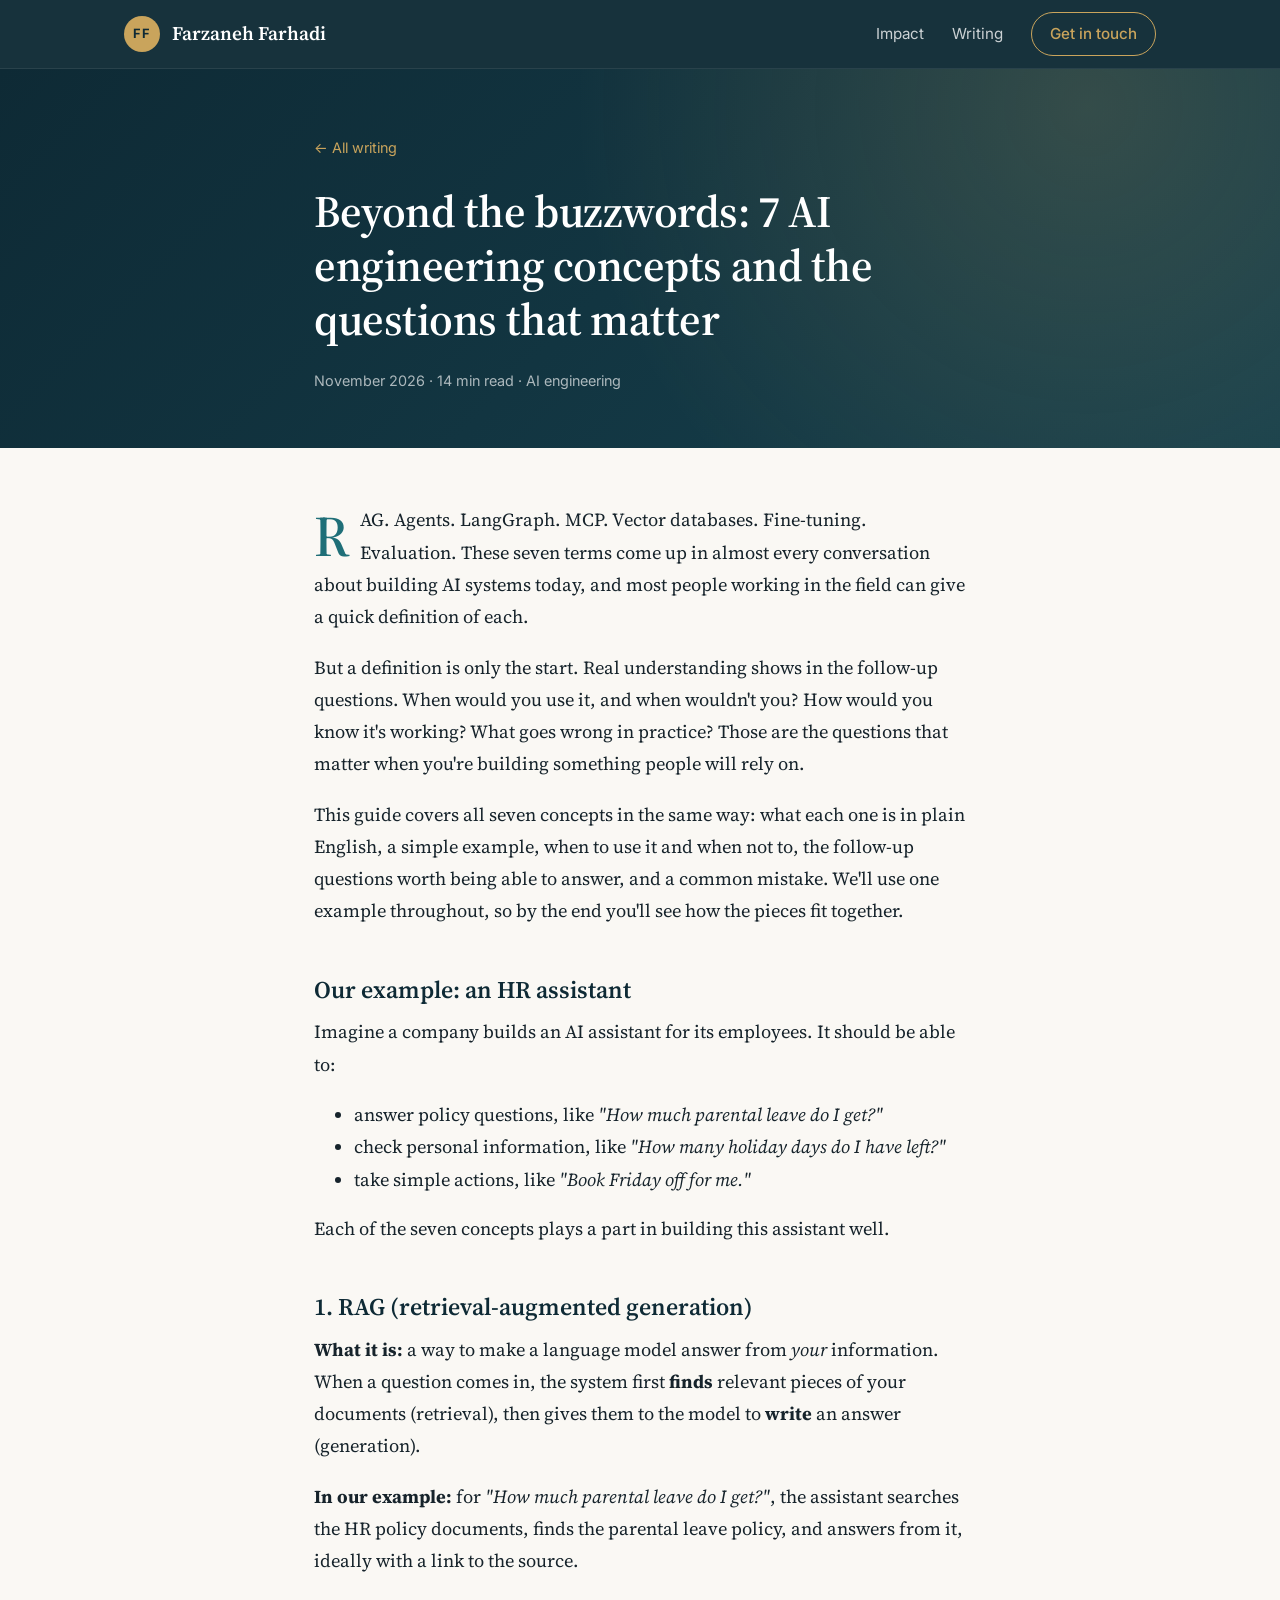
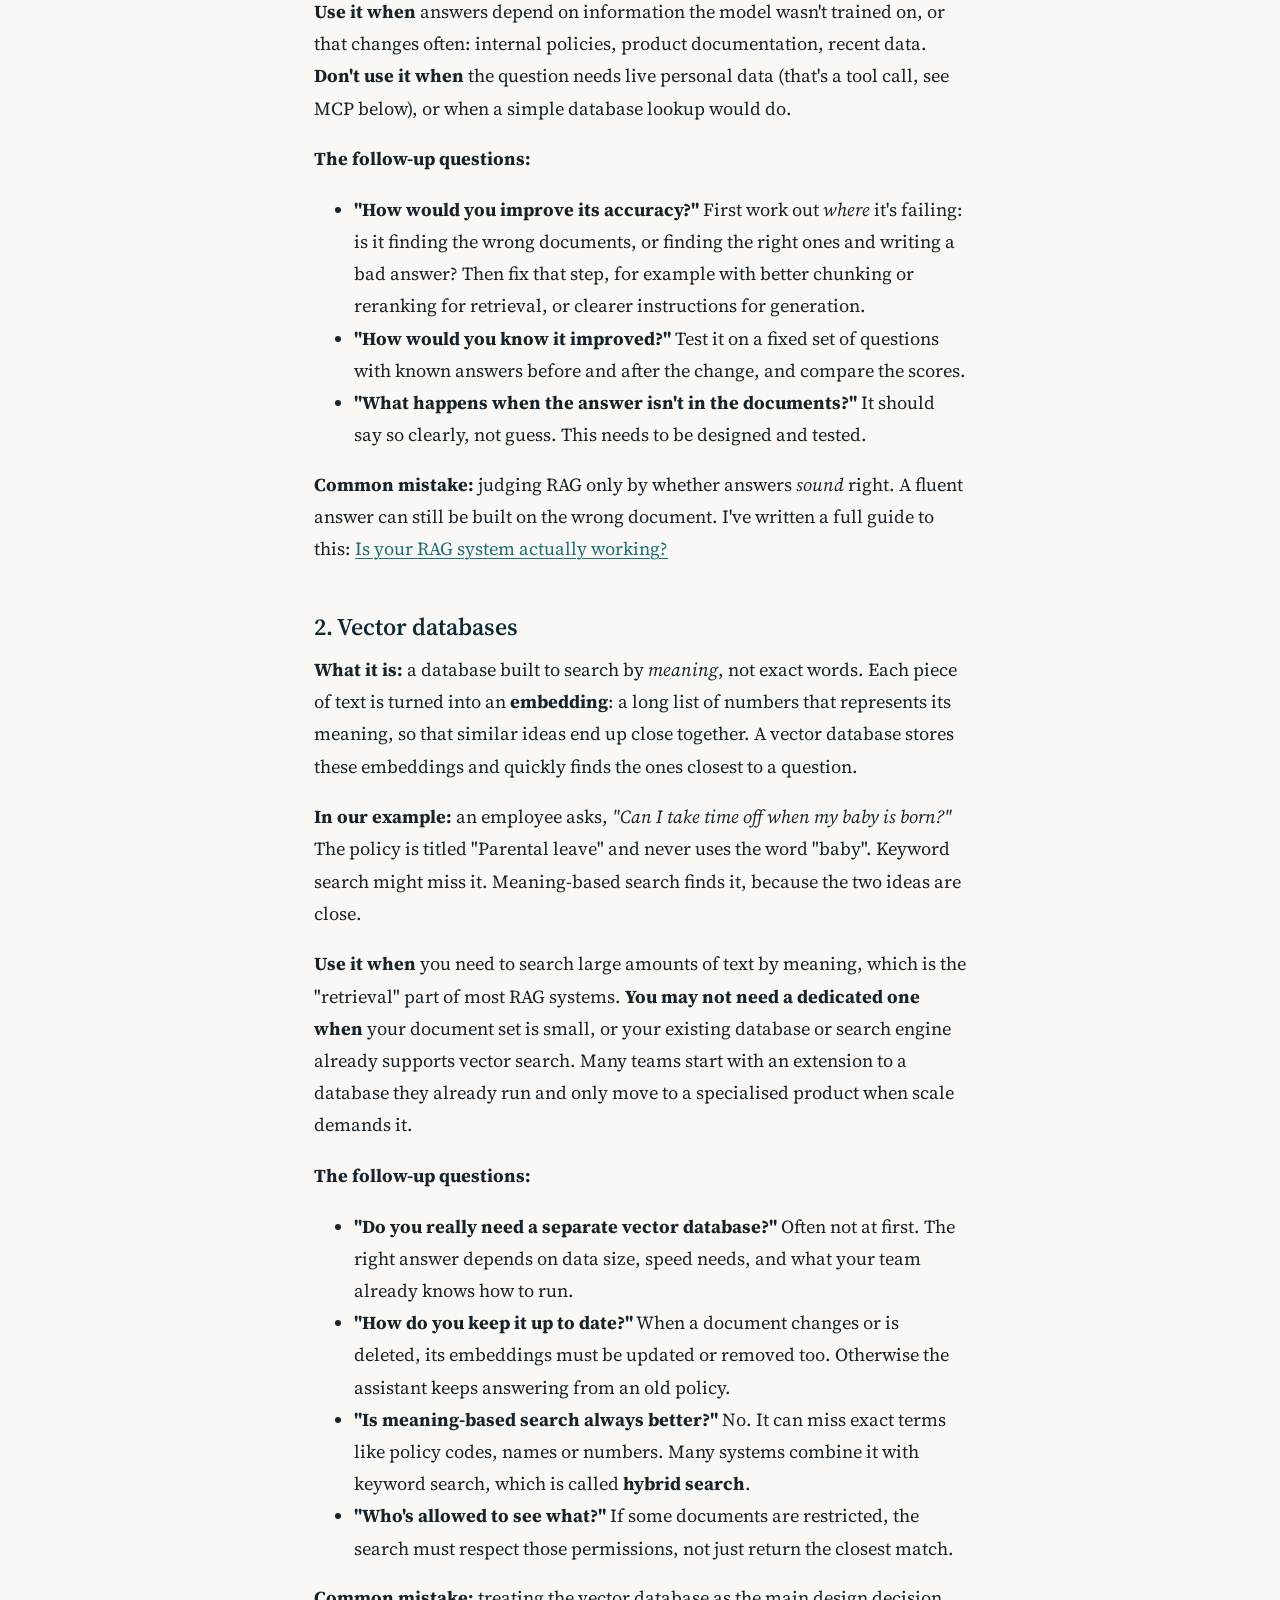
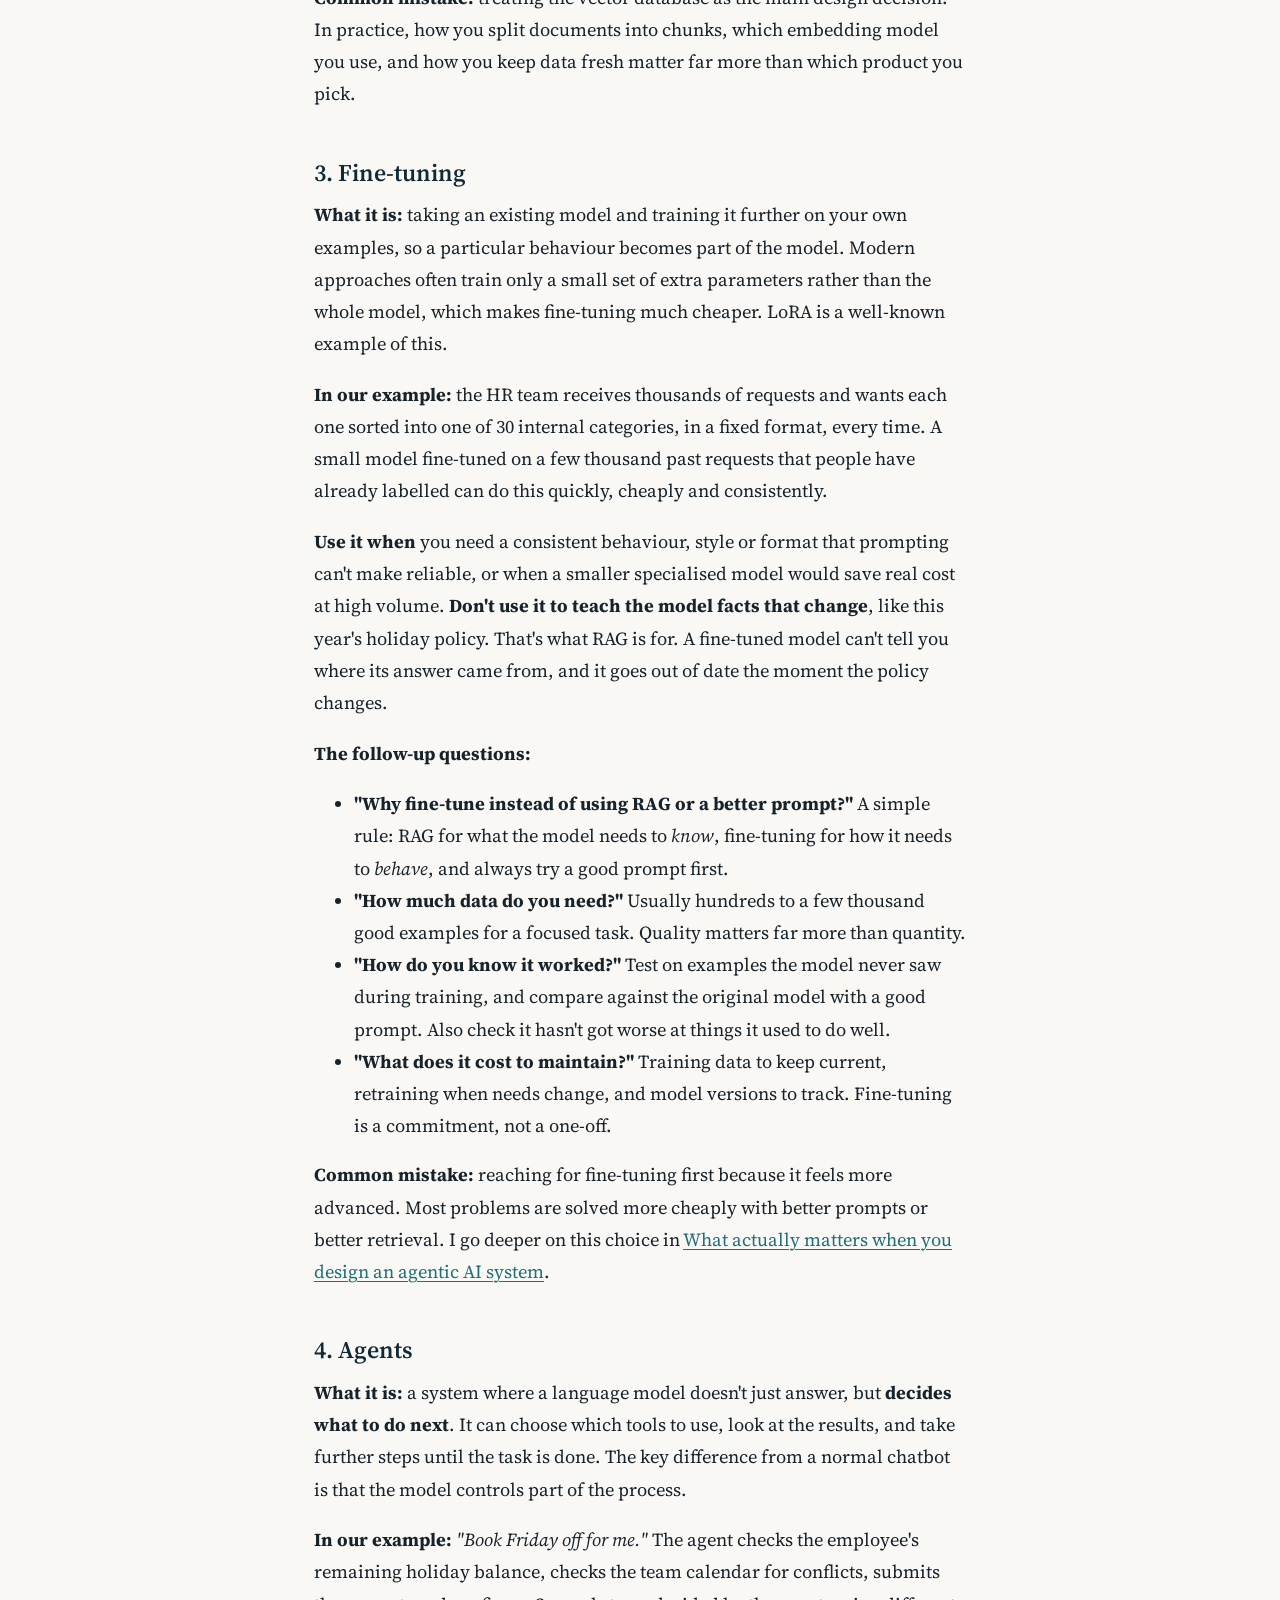
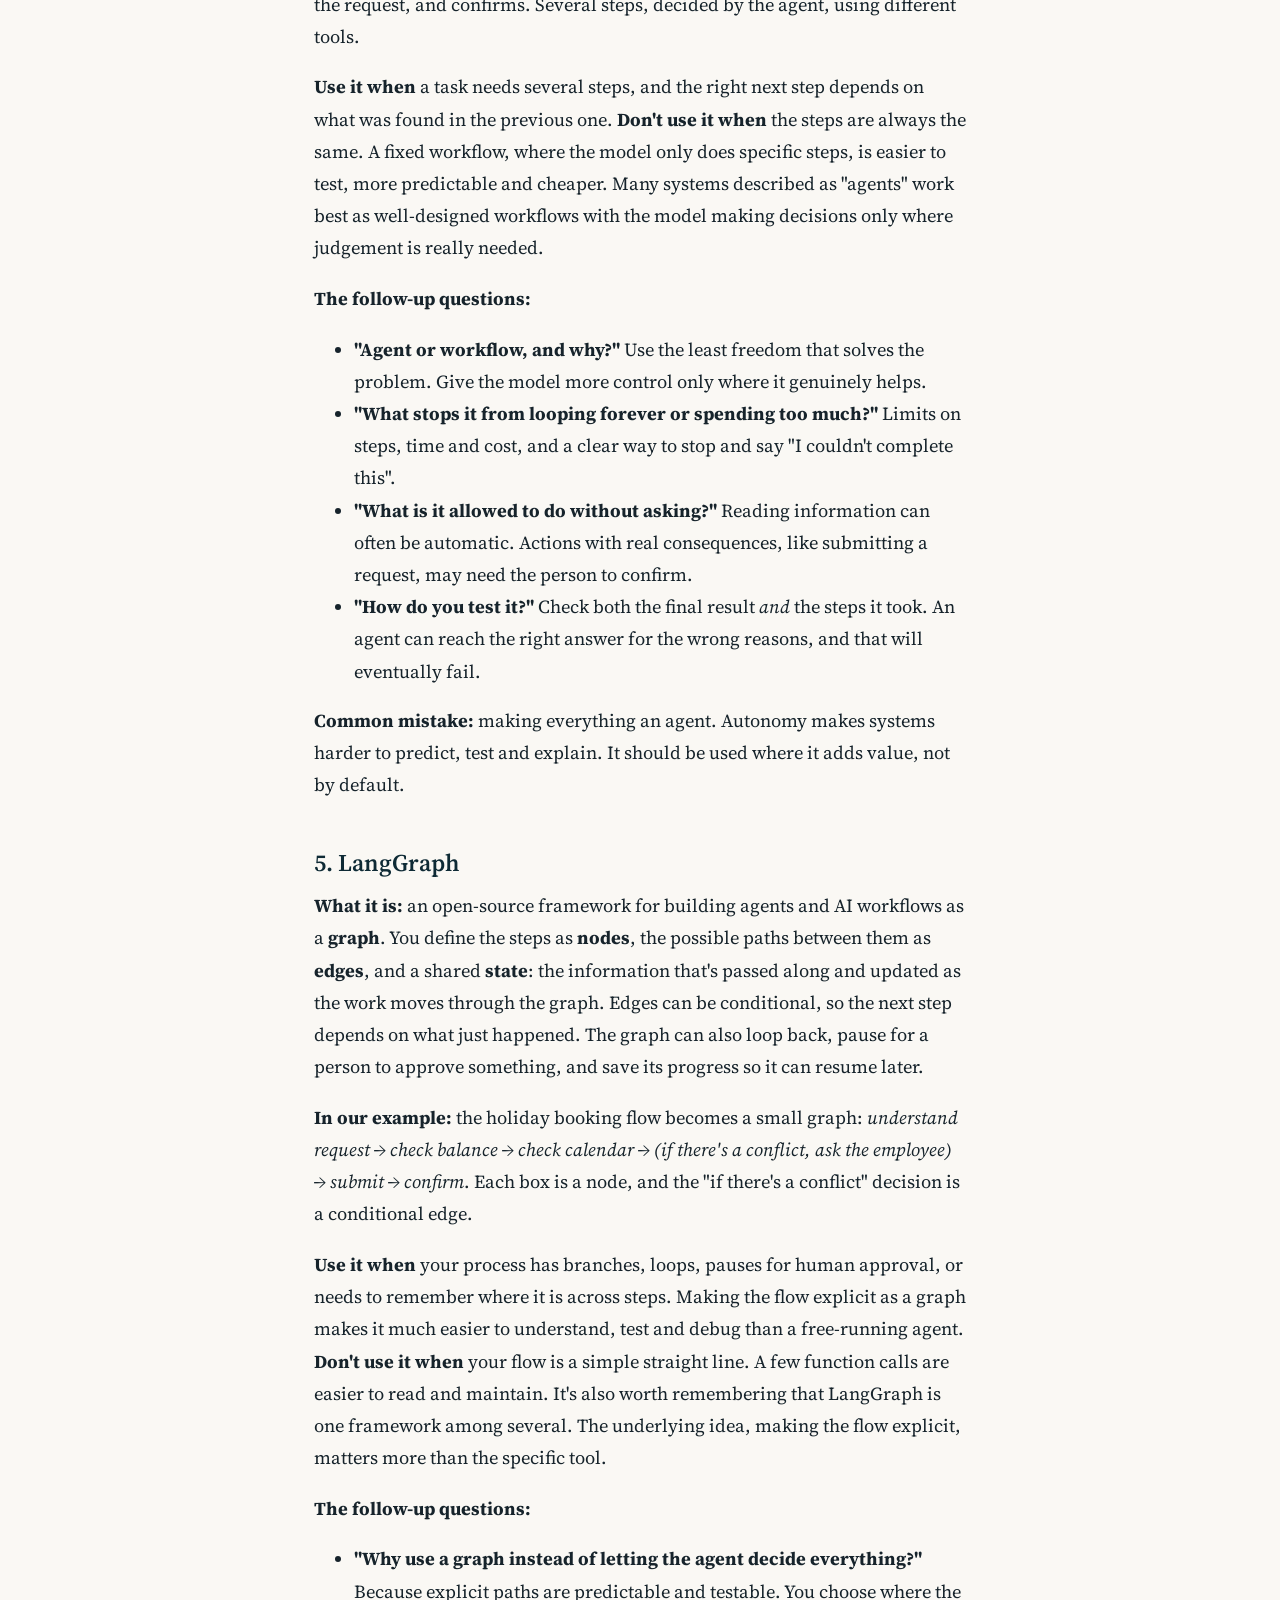
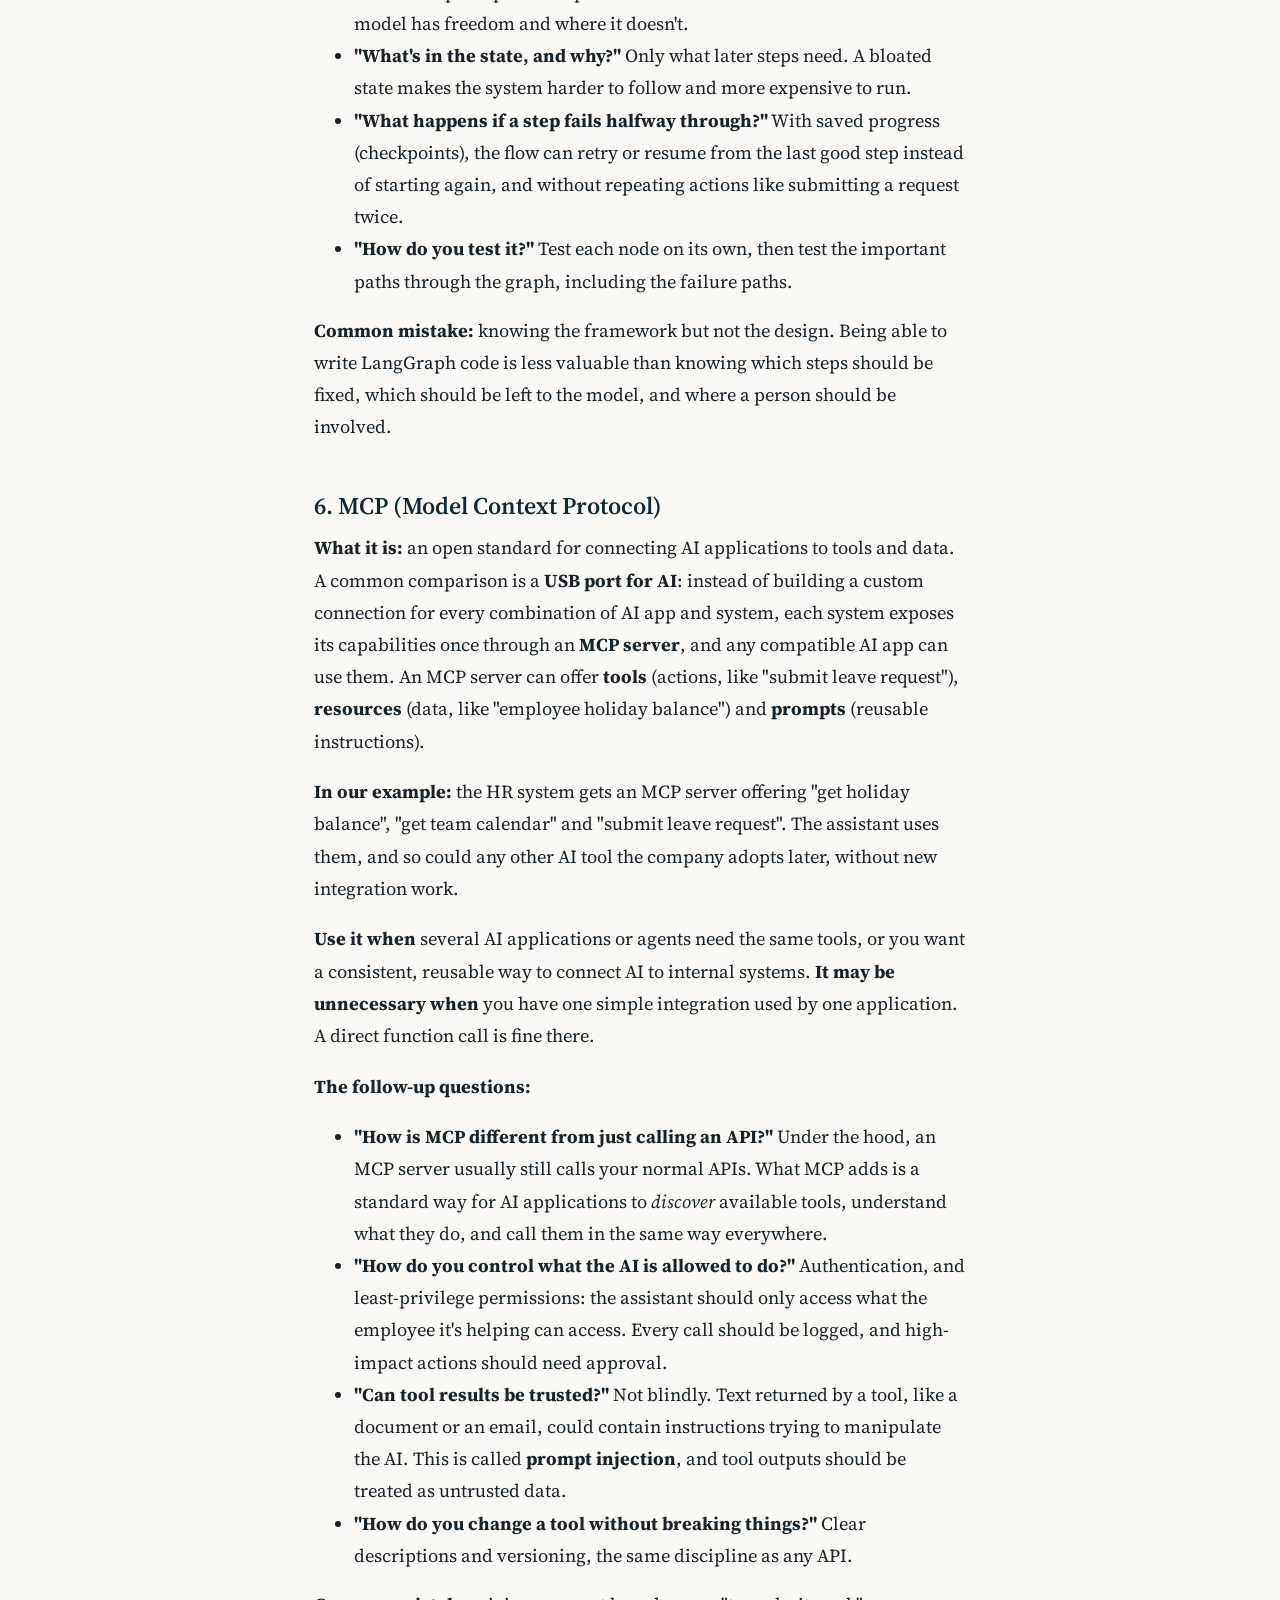
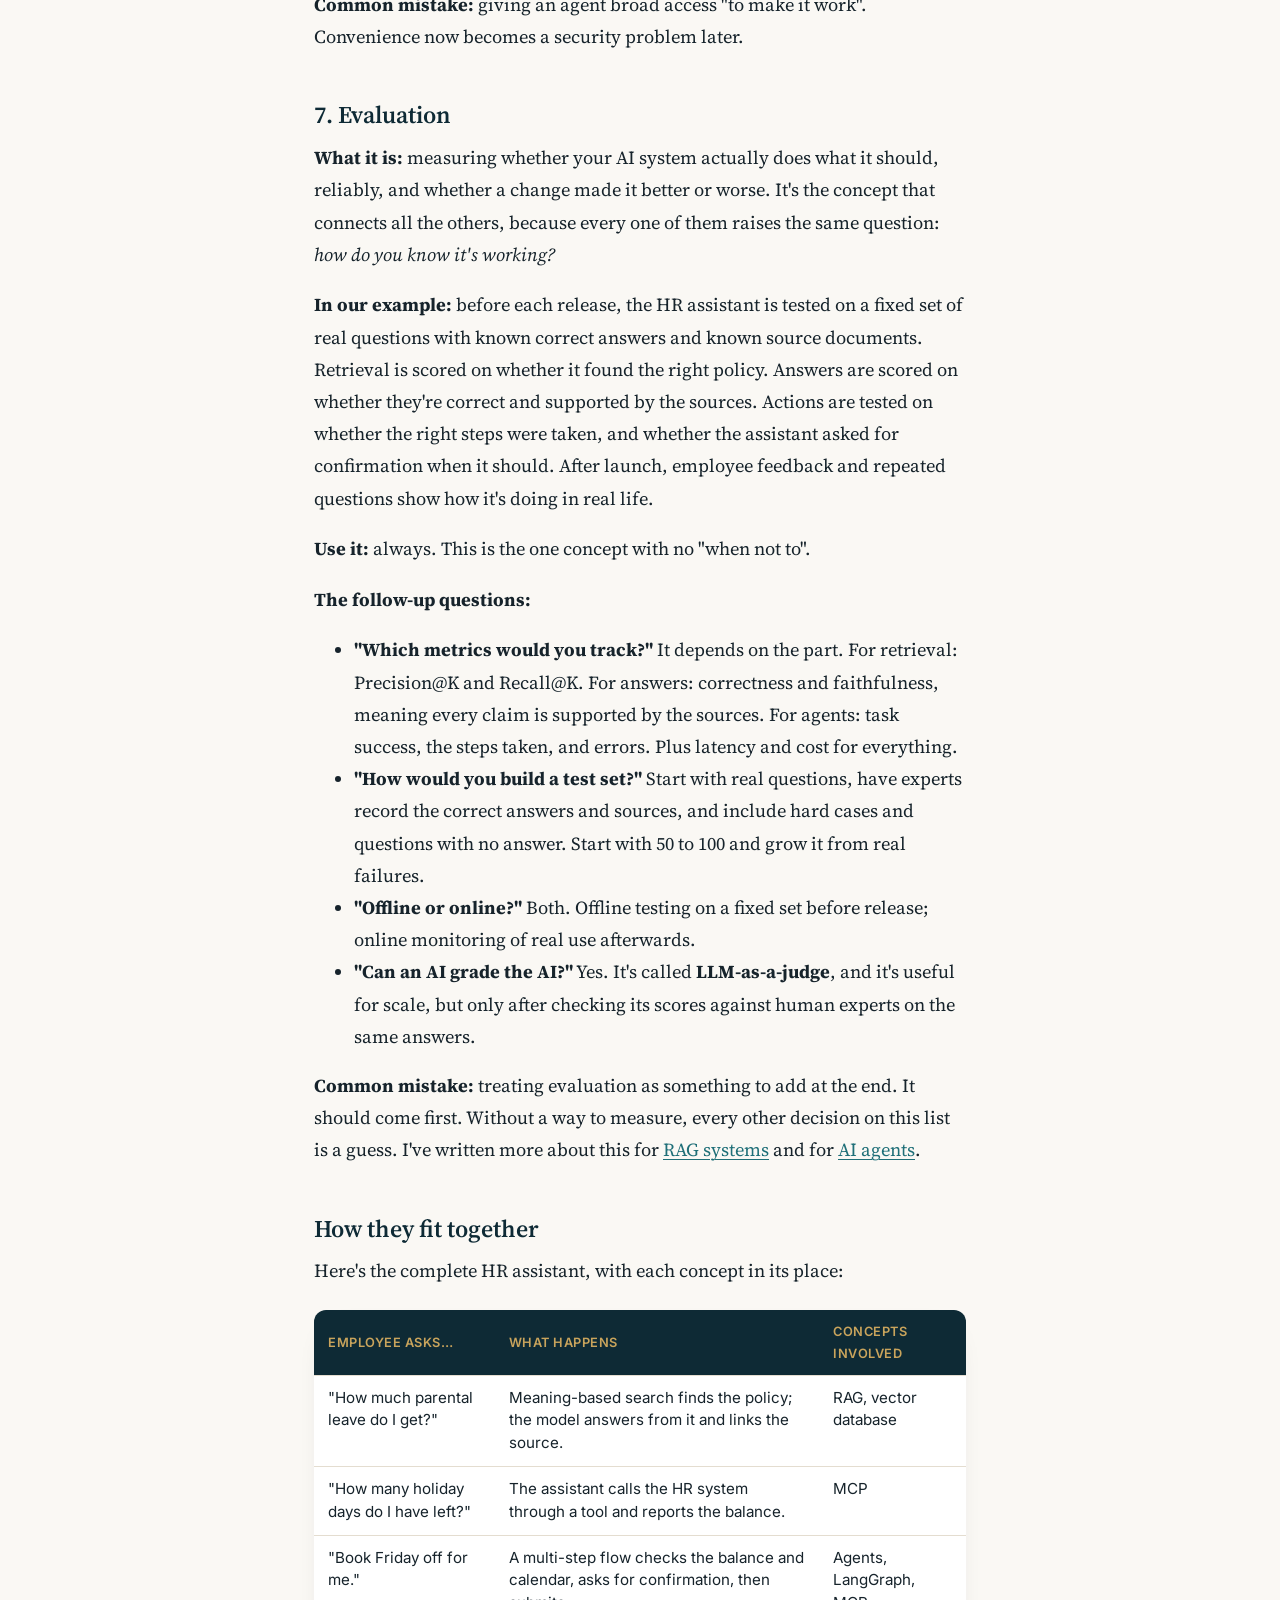
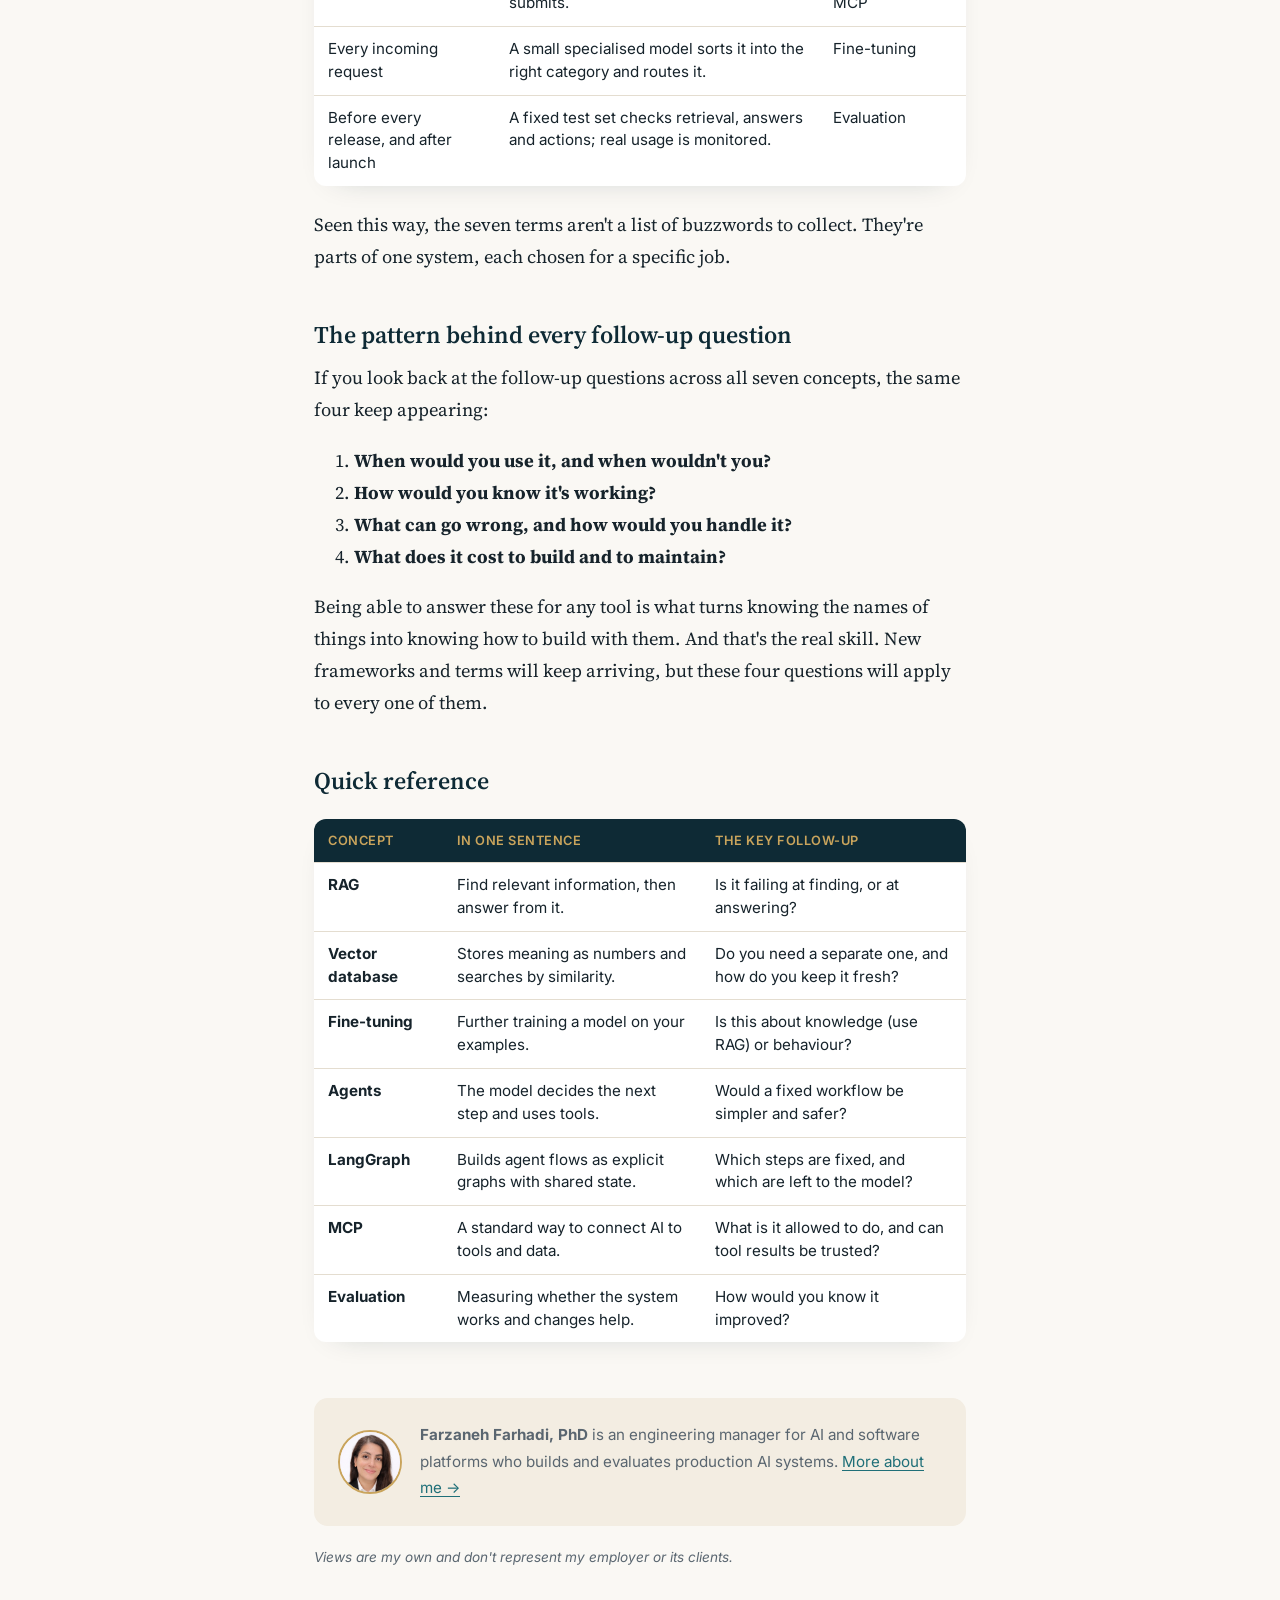
<file: writing/ai-engineering-concepts.html>
<!DOCTYPE html>
<html lang="en-GB">
<head>
  <meta charset="UTF-8">
  <meta name="viewport" content="width=device-width, initial-scale=1.0">
  <title>Beyond the buzzwords: 7 AI engineering concepts and the questions that matter · Farzaneh Farhadi</title>
  <meta name="description" content="RAG, agents, LangGraph, MCP, vector databases, fine-tuning and evaluation: what each one is, when to use it, when not to, and the follow-up questions that show real understanding.">
  <meta name="author" content="Farzaneh Farhadi">
  <meta name="robots" content="index, follow, max-image-preview:large">
  <meta name="theme-color" content="#0e2a35">
  <link rel="canonical" href="https://farzanehfar.github.io/writing/ai-engineering-concepts.html">
  <link rel="icon" href="../favicon.svg" type="image/svg+xml">
  <meta property="og:type" content="article">
  <meta property="og:site_name" content="Farzaneh Farhadi">
  <meta property="og:url" content="https://farzanehfar.github.io/writing/ai-engineering-concepts.html">
  <meta property="og:title" content="Beyond the buzzwords: 7 AI engineering concepts and the questions that matter">
  <meta property="og:description" content="RAG, agents, LangGraph, MCP, vector databases, fine-tuning and evaluation, explained through one example, with the follow-up questions that show real understanding.">
  <meta property="og:image" content="https://farzanehfar.github.io/assets/og-image.jpg">
  <meta property="og:image:width" content="1200">
  <meta property="og:image:height" content="627">
  <meta property="og:locale" content="en_GB">
  <meta property="article:published_time" content="2026-11-11">
  <meta property="article:author" content="Farzaneh Farhadi">
  <meta property="article:section" content="AI engineering">
  <meta name="twitter:card" content="summary_large_image">
  <meta name="twitter:title" content="Beyond the buzzwords: 7 AI engineering concepts and the questions that matter">
  <meta name="twitter:description" content="RAG, agents, LangGraph, MCP, vector databases, fine-tuning and evaluation, explained through one example, with the follow-up questions that show real understanding.">
  <meta name="twitter:image" content="https://farzanehfar.github.io/assets/og-image.jpg">
  <script type="application/ld+json">
  {
    "@context": "https://schema.org",
    "@type": "BlogPosting",
    "headline": "Beyond the buzzwords: 7 AI engineering concepts and the questions that matter",
    "description": "RAG, agents, LangGraph, MCP, vector databases, fine-tuning and evaluation: what each one is, when to use it, when not to, and the follow-up questions that show real understanding.",
    "datePublished": "2026-11-11",
    "dateModified": "2026-11-11",
    "inLanguage": "en-GB",
    "articleSection": "AI engineering",
    "keywords": "RAG, AI agents, LangGraph, MCP, Model Context Protocol, vector database, embeddings, fine-tuning, LoRA, LLM evaluation, AI engineering concepts, AI engineer",
    "mainEntityOfPage": "https://farzanehfar.github.io/writing/ai-engineering-concepts.html",
    "url": "https://farzanehfar.github.io/writing/ai-engineering-concepts.html",
    "image": "https://farzanehfar.github.io/assets/headshot.jpg",
    "author": { "@type": "Person", "@id": "https://farzanehfar.github.io/#person", "name": "Farzaneh Farhadi", "url": "https://farzanehfar.github.io/" },
    "publisher": { "@type": "Person", "@id": "https://farzanehfar.github.io/#person", "name": "Farzaneh Farhadi" }
  }
  </script>
  <link rel="preconnect" href="https://fonts.googleapis.com">
  <link rel="preconnect" href="https://fonts.gstatic.com" crossorigin>
  <link href="https://fonts.googleapis.com/css2?family=Inter:wght@400;500;600&family=Source+Serif+4:opsz,wght@8..60,400;8..60,600&display=swap" rel="stylesheet">
  <link rel="stylesheet" href="../styles.css">
</head>
<body>
<header class="site-header">
  <div class="container">
    <a class="brand" href="../index.html">Farzaneh Farhadi</a>
    <nav class="nav">
      <a href="../index.html#impact">Impact</a>
      <a href="../index.html#writing">Writing</a>
      <a class="nav-cta" href="../index.html#contact">Get in touch</a>
    </nav>
  </div>
</header>

<div class="article-hero">
  <div class="inner">
    <a class="back" href="../index.html#writing">← All writing</a>
    <h1>Beyond the buzzwords: 7 AI engineering concepts and the questions that matter</h1>
    <p class="meta">November 2026 · 14 min read · AI engineering</p>
  </div>
</div>

<main class="article">
  <p>RAG. Agents. LangGraph. MCP. Vector databases. Fine-tuning. Evaluation. These seven terms come up in almost every conversation about building AI systems today, and most people working in the field can give a quick definition of each.</p>

  <p>But a definition is only the start. Real understanding shows in the follow-up questions. When would you use it, and when wouldn't you? How would you know it's working? What goes wrong in practice? Those are the questions that matter when you're building something people will rely on.</p>

  <p>This guide covers all seven concepts in the same way: what each one is in plain English, a simple example, when to use it and when not to, the follow-up questions worth being able to answer, and a common mistake. We'll use one example throughout, so by the end you'll see how the pieces fit together.</p>

  <h2>Our example: an HR assistant</h2>

  <p>Imagine a company builds an AI assistant for its employees. It should be able to:</p>
  <ul>
    <li>answer policy questions, like <em>"How much parental leave do I get?"</em></li>
    <li>check personal information, like <em>"How many holiday days do I have left?"</em></li>
    <li>take simple actions, like <em>"Book Friday off for me."</em></li>
  </ul>
  <p>Each of the seven concepts plays a part in building this assistant well.</p>

  <h2>1. RAG (retrieval-augmented generation)</h2>

  <p><strong>What it is:</strong> a way to make a language model answer from <em>your</em> information. When a question comes in, the system first <strong>finds</strong> relevant pieces of your documents (retrieval), then gives them to the model to <strong>write</strong> an answer (generation).</p>

  <p><strong>In our example:</strong> for <em>"How much parental leave do I get?"</em>, the assistant searches the HR policy documents, finds the parental leave policy, and answers from it, ideally with a link to the source.</p>

  <p><strong>Use it when</strong> answers depend on information the model wasn't trained on, or that changes often: internal policies, product documentation, recent data. <strong>Don't use it when</strong> the question needs live personal data (that's a tool call, see MCP below), or when a simple database lookup would do.</p>

  <p><strong>The follow-up questions:</strong></p>
  <ul>
    <li><strong>"How would you improve its accuracy?"</strong> First work out <em>where</em> it's failing: is it finding the wrong documents, or finding the right ones and writing a bad answer? Then fix that step, for example with better chunking or reranking for retrieval, or clearer instructions for generation.</li>
    <li><strong>"How would you know it improved?"</strong> Test it on a fixed set of questions with known answers before and after the change, and compare the scores.</li>
    <li><strong>"What happens when the answer isn't in the documents?"</strong> It should say so clearly, not guess. This needs to be designed and tested.</li>
  </ul>

  <p><strong>Common mistake:</strong> judging RAG only by whether answers <em>sound</em> right. A fluent answer can still be built on the wrong document. I've written a full guide to this: <a href="rag-evaluation-explained.html">Is your RAG system actually working?</a></p>

  <h2>2. Vector databases</h2>

  <p><strong>What it is:</strong> a database built to search by <em>meaning</em>, not exact words. Each piece of text is turned into an <strong>embedding</strong>: a long list of numbers that represents its meaning, so that similar ideas end up close together. A vector database stores these embeddings and quickly finds the ones closest to a question.</p>

  <p><strong>In our example:</strong> an employee asks, <em>"Can I take time off when my baby is born?"</em> The policy is titled "Parental leave" and never uses the word "baby". Keyword search might miss it. Meaning-based search finds it, because the two ideas are close.</p>

  <p><strong>Use it when</strong> you need to search large amounts of text by meaning, which is the "retrieval" part of most RAG systems. <strong>You may not need a dedicated one when</strong> your document set is small, or your existing database or search engine already supports vector search. Many teams start with an extension to a database they already run and only move to a specialised product when scale demands it.</p>

  <p><strong>The follow-up questions:</strong></p>
  <ul>
    <li><strong>"Do you really need a separate vector database?"</strong> Often not at first. The right answer depends on data size, speed needs, and what your team already knows how to run.</li>
    <li><strong>"How do you keep it up to date?"</strong> When a document changes or is deleted, its embeddings must be updated or removed too. Otherwise the assistant keeps answering from an old policy.</li>
    <li><strong>"Is meaning-based search always better?"</strong> No. It can miss exact terms like policy codes, names or numbers. Many systems combine it with keyword search, which is called <strong>hybrid search</strong>.</li>
    <li><strong>"Who's allowed to see what?"</strong> If some documents are restricted, the search must respect those permissions, not just return the closest match.</li>
  </ul>

  <p><strong>Common mistake:</strong> treating the vector database as the main design decision. In practice, how you split documents into chunks, which embedding model you use, and how you keep data fresh matter far more than which product you pick.</p>

  <h2>3. Fine-tuning</h2>

  <p><strong>What it is:</strong> taking an existing model and training it further on your own examples, so a particular behaviour becomes part of the model. Modern approaches often train only a small set of extra parameters rather than the whole model, which makes fine-tuning much cheaper. LoRA is a well-known example of this.</p>

  <p><strong>In our example:</strong> the HR team receives thousands of requests and wants each one sorted into one of 30 internal categories, in a fixed format, every time. A small model fine-tuned on a few thousand past requests that people have already labelled can do this quickly, cheaply and consistently.</p>

  <p><strong>Use it when</strong> you need a consistent behaviour, style or format that prompting can't make reliable, or when a smaller specialised model would save real cost at high volume. <strong>Don't use it to teach the model facts that change</strong>, like this year's holiday policy. That's what RAG is for. A fine-tuned model can't tell you where its answer came from, and it goes out of date the moment the policy changes.</p>

  <p><strong>The follow-up questions:</strong></p>
  <ul>
    <li><strong>"Why fine-tune instead of using RAG or a better prompt?"</strong> A simple rule: RAG for what the model needs to <em>know</em>, fine-tuning for how it needs to <em>behave</em>, and always try a good prompt first.</li>
    <li><strong>"How much data do you need?"</strong> Usually hundreds to a few thousand good examples for a focused task. Quality matters far more than quantity.</li>
    <li><strong>"How do you know it worked?"</strong> Test on examples the model never saw during training, and compare against the original model with a good prompt. Also check it hasn't got worse at things it used to do well.</li>
    <li><strong>"What does it cost to maintain?"</strong> Training data to keep current, retraining when needs change, and model versions to track. Fine-tuning is a commitment, not a one-off.</li>
  </ul>

  <p><strong>Common mistake:</strong> reaching for fine-tuning first because it feels more advanced. Most problems are solved more cheaply with better prompts or better retrieval. I go deeper on this choice in <a href="agentic-ai-architecture.html">What actually matters when you design an agentic AI system</a>.</p>

  <h2>4. Agents</h2>

  <p><strong>What it is:</strong> a system where a language model doesn't just answer, but <strong>decides what to do next</strong>. It can choose which tools to use, look at the results, and take further steps until the task is done. The key difference from a normal chatbot is that the model controls part of the process.</p>

  <p><strong>In our example:</strong> <em>"Book Friday off for me."</em> The agent checks the employee's remaining holiday balance, checks the team calendar for conflicts, submits the request, and confirms. Several steps, decided by the agent, using different tools.</p>

  <p><strong>Use it when</strong> a task needs several steps, and the right next step depends on what was found in the previous one. <strong>Don't use it when</strong> the steps are always the same. A fixed workflow, where the model only does specific steps, is easier to test, more predictable and cheaper. Many systems described as "agents" work best as well-designed workflows with the model making decisions only where judgement is really needed.</p>

  <p><strong>The follow-up questions:</strong></p>
  <ul>
    <li><strong>"Agent or workflow, and why?"</strong> Use the least freedom that solves the problem. Give the model more control only where it genuinely helps.</li>
    <li><strong>"What stops it from looping forever or spending too much?"</strong> Limits on steps, time and cost, and a clear way to stop and say "I couldn't complete this".</li>
    <li><strong>"What is it allowed to do without asking?"</strong> Reading information can often be automatic. Actions with real consequences, like submitting a request, may need the person to confirm.</li>
    <li><strong>"How do you test it?"</strong> Check both the final result <em>and</em> the steps it took. An agent can reach the right answer for the wrong reasons, and that will eventually fail.</li>
  </ul>

  <p><strong>Common mistake:</strong> making everything an agent. Autonomy makes systems harder to predict, test and explain. It should be used where it adds value, not by default.</p>

  <h2>5. LangGraph</h2>

  <p><strong>What it is:</strong> an open-source framework for building agents and AI workflows as a <strong>graph</strong>. You define the steps as <strong>nodes</strong>, the possible paths between them as <strong>edges</strong>, and a shared <strong>state</strong>: the information that's passed along and updated as the work moves through the graph. Edges can be conditional, so the next step depends on what just happened. The graph can also loop back, pause for a person to approve something, and save its progress so it can resume later.</p>

  <p><strong>In our example:</strong> the holiday booking flow becomes a small graph: <em>understand request → check balance → check calendar → (if there's a conflict, ask the employee) → submit → confirm</em>. Each box is a node, and the "if there's a conflict" decision is a conditional edge.</p>

  <p><strong>Use it when</strong> your process has branches, loops, pauses for human approval, or needs to remember where it is across steps. Making the flow explicit as a graph makes it much easier to understand, test and debug than a free-running agent. <strong>Don't use it when</strong> your flow is a simple straight line. A few function calls are easier to read and maintain. It's also worth remembering that LangGraph is one framework among several. The underlying idea, making the flow explicit, matters more than the specific tool.</p>

  <p><strong>The follow-up questions:</strong></p>
  <ul>
    <li><strong>"Why use a graph instead of letting the agent decide everything?"</strong> Because explicit paths are predictable and testable. You choose where the model has freedom and where it doesn't.</li>
    <li><strong>"What's in the state, and why?"</strong> Only what later steps need. A bloated state makes the system harder to follow and more expensive to run.</li>
    <li><strong>"What happens if a step fails halfway through?"</strong> With saved progress (checkpoints), the flow can retry or resume from the last good step instead of starting again, and without repeating actions like submitting a request twice.</li>
    <li><strong>"How do you test it?"</strong> Test each node on its own, then test the important paths through the graph, including the failure paths.</li>
  </ul>

  <p><strong>Common mistake:</strong> knowing the framework but not the design. Being able to write LangGraph code is less valuable than knowing which steps should be fixed, which should be left to the model, and where a person should be involved.</p>

  <h2>6. MCP (Model Context Protocol)</h2>

  <p><strong>What it is:</strong> an open standard for connecting AI applications to tools and data. A common comparison is a <strong>USB port for AI</strong>: instead of building a custom connection for every combination of AI app and system, each system exposes its capabilities once through an <strong>MCP server</strong>, and any compatible AI app can use them. An MCP server can offer <strong>tools</strong> (actions, like "submit leave request"), <strong>resources</strong> (data, like "employee holiday balance") and <strong>prompts</strong> (reusable instructions).</p>

  <p><strong>In our example:</strong> the HR system gets an MCP server offering "get holiday balance", "get team calendar" and "submit leave request". The assistant uses them, and so could any other AI tool the company adopts later, without new integration work.</p>

  <p><strong>Use it when</strong> several AI applications or agents need the same tools, or you want a consistent, reusable way to connect AI to internal systems. <strong>It may be unnecessary when</strong> you have one simple integration used by one application. A direct function call is fine there.</p>

  <p><strong>The follow-up questions:</strong></p>
  <ul>
    <li><strong>"How is MCP different from just calling an API?"</strong> Under the hood, an MCP server usually still calls your normal APIs. What MCP adds is a standard way for AI applications to <em>discover</em> available tools, understand what they do, and call them in the same way everywhere.</li>
    <li><strong>"How do you control what the AI is allowed to do?"</strong> Authentication, and least-privilege permissions: the assistant should only access what the employee it's helping can access. Every call should be logged, and high-impact actions should need approval.</li>
    <li><strong>"Can tool results be trusted?"</strong> Not blindly. Text returned by a tool, like a document or an email, could contain instructions trying to manipulate the AI. This is called <strong>prompt injection</strong>, and tool outputs should be treated as untrusted data.</li>
    <li><strong>"How do you change a tool without breaking things?"</strong> Clear descriptions and versioning, the same discipline as any API.</li>
  </ul>

  <p><strong>Common mistake:</strong> giving an agent broad access "to make it work". Convenience now becomes a security problem later.</p>

  <h2>7. Evaluation</h2>

  <p><strong>What it is:</strong> measuring whether your AI system actually does what it should, reliably, and whether a change made it better or worse. It's the concept that connects all the others, because every one of them raises the same question: <em>how do you know it's working?</em></p>

  <p><strong>In our example:</strong> before each release, the HR assistant is tested on a fixed set of real questions with known correct answers and known source documents. Retrieval is scored on whether it found the right policy. Answers are scored on whether they're correct and supported by the sources. Actions are tested on whether the right steps were taken, and whether the assistant asked for confirmation when it should. After launch, employee feedback and repeated questions show how it's doing in real life.</p>

  <p><strong>Use it:</strong> always. This is the one concept with no "when not to".</p>

  <p><strong>The follow-up questions:</strong></p>
  <ul>
    <li><strong>"Which metrics would you track?"</strong> It depends on the part. For retrieval: Precision@K and Recall@K. For answers: correctness and faithfulness, meaning every claim is supported by the sources. For agents: task success, the steps taken, and errors. Plus latency and cost for everything.</li>
    <li><strong>"How would you build a test set?"</strong> Start with real questions, have experts record the correct answers and sources, and include hard cases and questions with no answer. Start with 50 to 100 and grow it from real failures.</li>
    <li><strong>"Offline or online?"</strong> Both. Offline testing on a fixed set before release; online monitoring of real use afterwards.</li>
    <li><strong>"Can an AI grade the AI?"</strong> Yes. It's called <strong>LLM-as-a-judge</strong>, and it's useful for scale, but only after checking its scores against human experts on the same answers.</li>
  </ul>

  <p><strong>Common mistake:</strong> treating evaluation as something to add at the end. It should come first. Without a way to measure, every other decision on this list is a guess. I've written more about this for <a href="rag-evaluation-explained.html">RAG systems</a> and for <a href="validating-agentic-ai.html">AI agents</a>.</p>

  <h2>How they fit together</h2>

  <p>Here's the complete HR assistant, with each concept in its place:</p>

  <table class="data">
    <thead><tr><th>Employee asks…</th><th>What happens</th><th>Concepts involved</th></tr></thead>
    <tbody>
      <tr><td>"How much parental leave do I get?"</td><td>Meaning-based search finds the policy; the model answers from it and links the source.</td><td>RAG, vector database</td></tr>
      <tr><td>"How many holiday days do I have left?"</td><td>The assistant calls the HR system through a tool and reports the balance.</td><td>MCP</td></tr>
      <tr><td>"Book Friday off for me."</td><td>A multi-step flow checks the balance and calendar, asks for confirmation, then submits.</td><td>Agents, LangGraph, MCP</td></tr>
      <tr><td>Every incoming request</td><td>A small specialised model sorts it into the right category and routes it.</td><td>Fine-tuning</td></tr>
      <tr><td>Before every release, and after launch</td><td>A fixed test set checks retrieval, answers and actions; real usage is monitored.</td><td>Evaluation</td></tr>
    </tbody>
  </table>

  <p>Seen this way, the seven terms aren't a list of buzzwords to collect. They're parts of one system, each chosen for a specific job.</p>

  <h2>The pattern behind every follow-up question</h2>

  <p>If you look back at the follow-up questions across all seven concepts, the same four keep appearing:</p>
  <ol>
    <li><strong>When would you use it, and when wouldn't you?</strong></li>
    <li><strong>How would you know it's working?</strong></li>
    <li><strong>What can go wrong, and how would you handle it?</strong></li>
    <li><strong>What does it cost to build and to maintain?</strong></li>
  </ol>

  <p>Being able to answer these for any tool is what turns knowing the names of things into knowing how to build with them. And that's the real skill. New frameworks and terms will keep arriving, but these four questions will apply to every one of them.</p>

  <h2>Quick reference</h2>
  <table class="data">
    <thead><tr><th>Concept</th><th>In one sentence</th><th>The key follow-up</th></tr></thead>
    <tbody>
      <tr><td><strong>RAG</strong></td><td>Find relevant information, then answer from it.</td><td>Is it failing at finding, or at answering?</td></tr>
      <tr><td><strong>Vector database</strong></td><td>Stores meaning as numbers and searches by similarity.</td><td>Do you need a separate one, and how do you keep it fresh?</td></tr>
      <tr><td><strong>Fine-tuning</strong></td><td>Further training a model on your examples.</td><td>Is this about knowledge (use RAG) or behaviour?</td></tr>
      <tr><td><strong>Agents</strong></td><td>The model decides the next step and uses tools.</td><td>Would a fixed workflow be simpler and safer?</td></tr>
      <tr><td><strong>LangGraph</strong></td><td>Builds agent flows as explicit graphs with shared state.</td><td>Which steps are fixed, and which are left to the model?</td></tr>
      <tr><td><strong>MCP</strong></td><td>A standard way to connect AI to tools and data.</td><td>What is it allowed to do, and can tool results be trusted?</td></tr>
      <tr><td><strong>Evaluation</strong></td><td>Measuring whether the system works and changes help.</td><td>How would you know it improved?</td></tr>
    </tbody>
  </table>

  <div class="author-box">
    <img src="../assets/headshot.jpg" alt="Farzaneh Farhadi, Engineering Manager, AI and Software Platforms" width="64" height="64" loading="lazy">
    <p><strong>Farzaneh Farhadi, PhD</strong> is an engineering manager for AI and software platforms who builds and evaluates production AI systems. <a href="../index.html">More about me →</a></p>
  </div>

  <p class="disclaimer">Views are my own and don't represent my employer or its clients.</p>
</main>
</body>
</html>
</file>
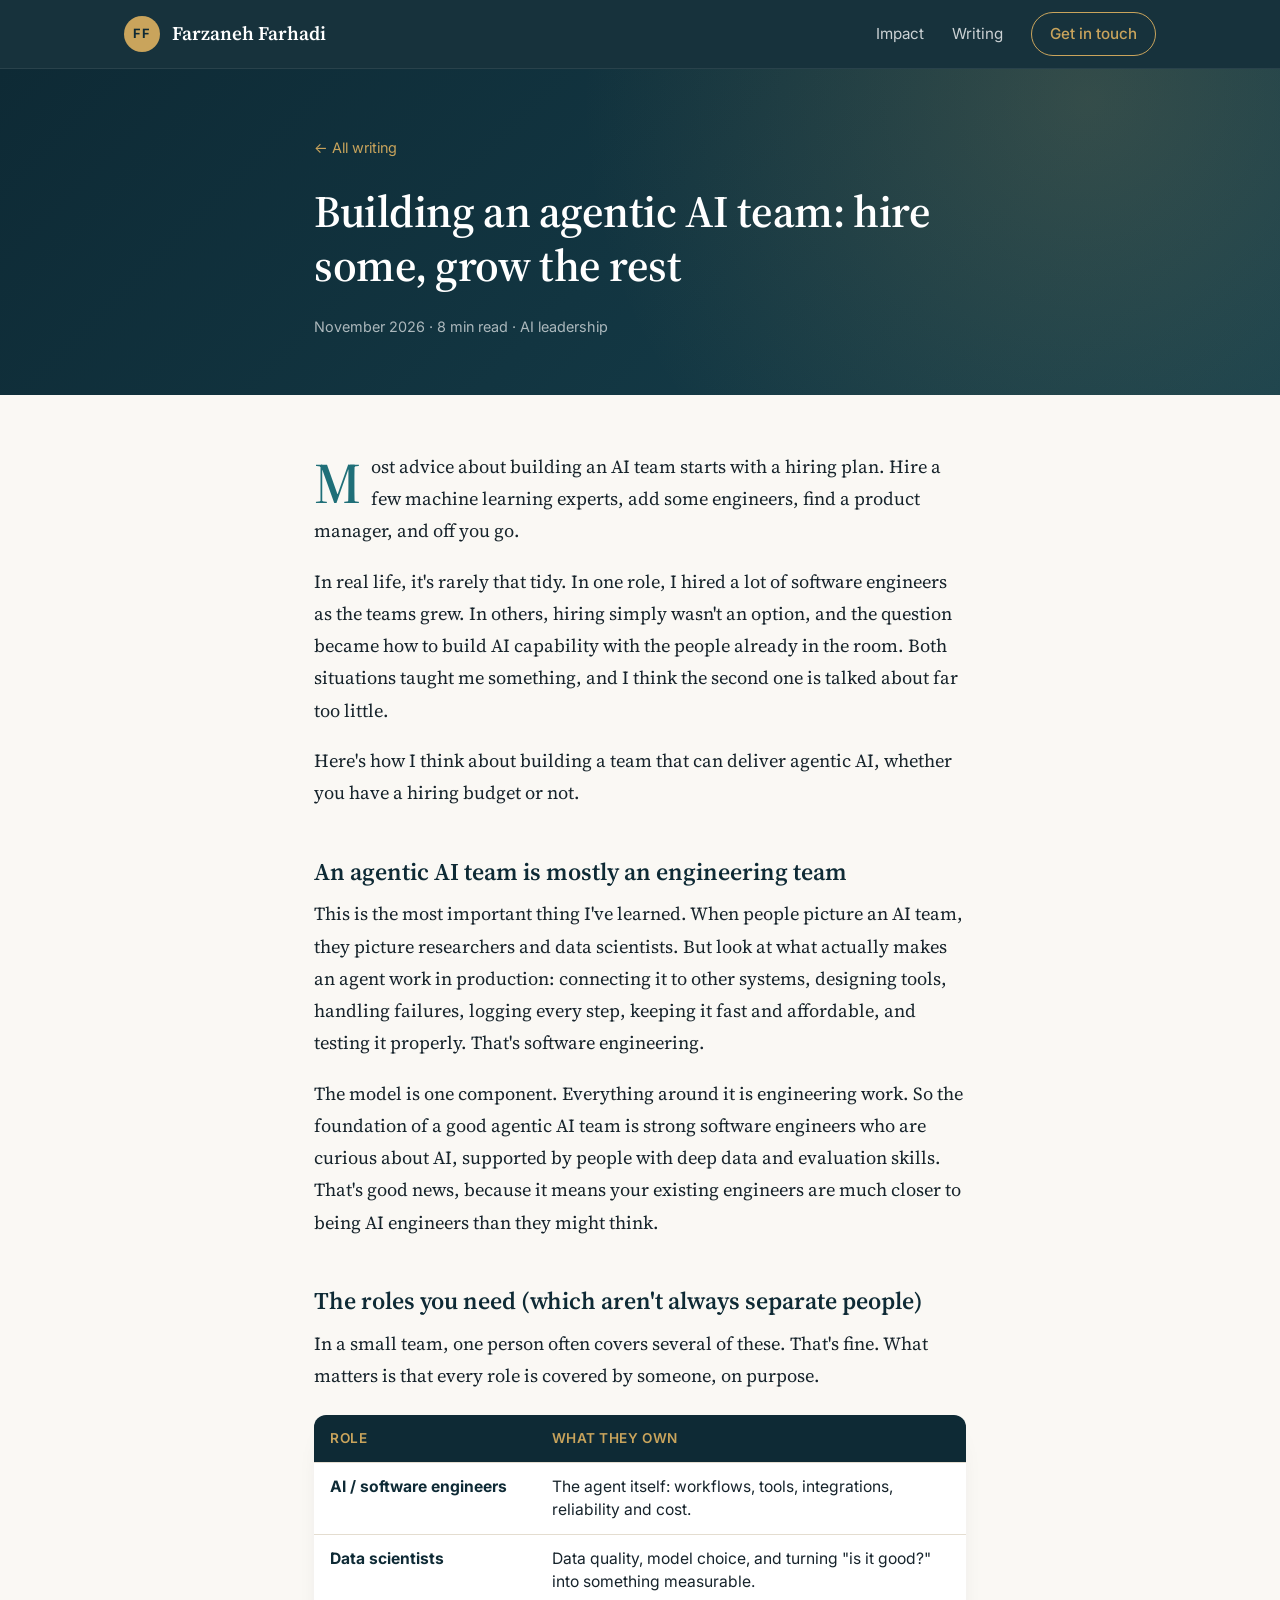
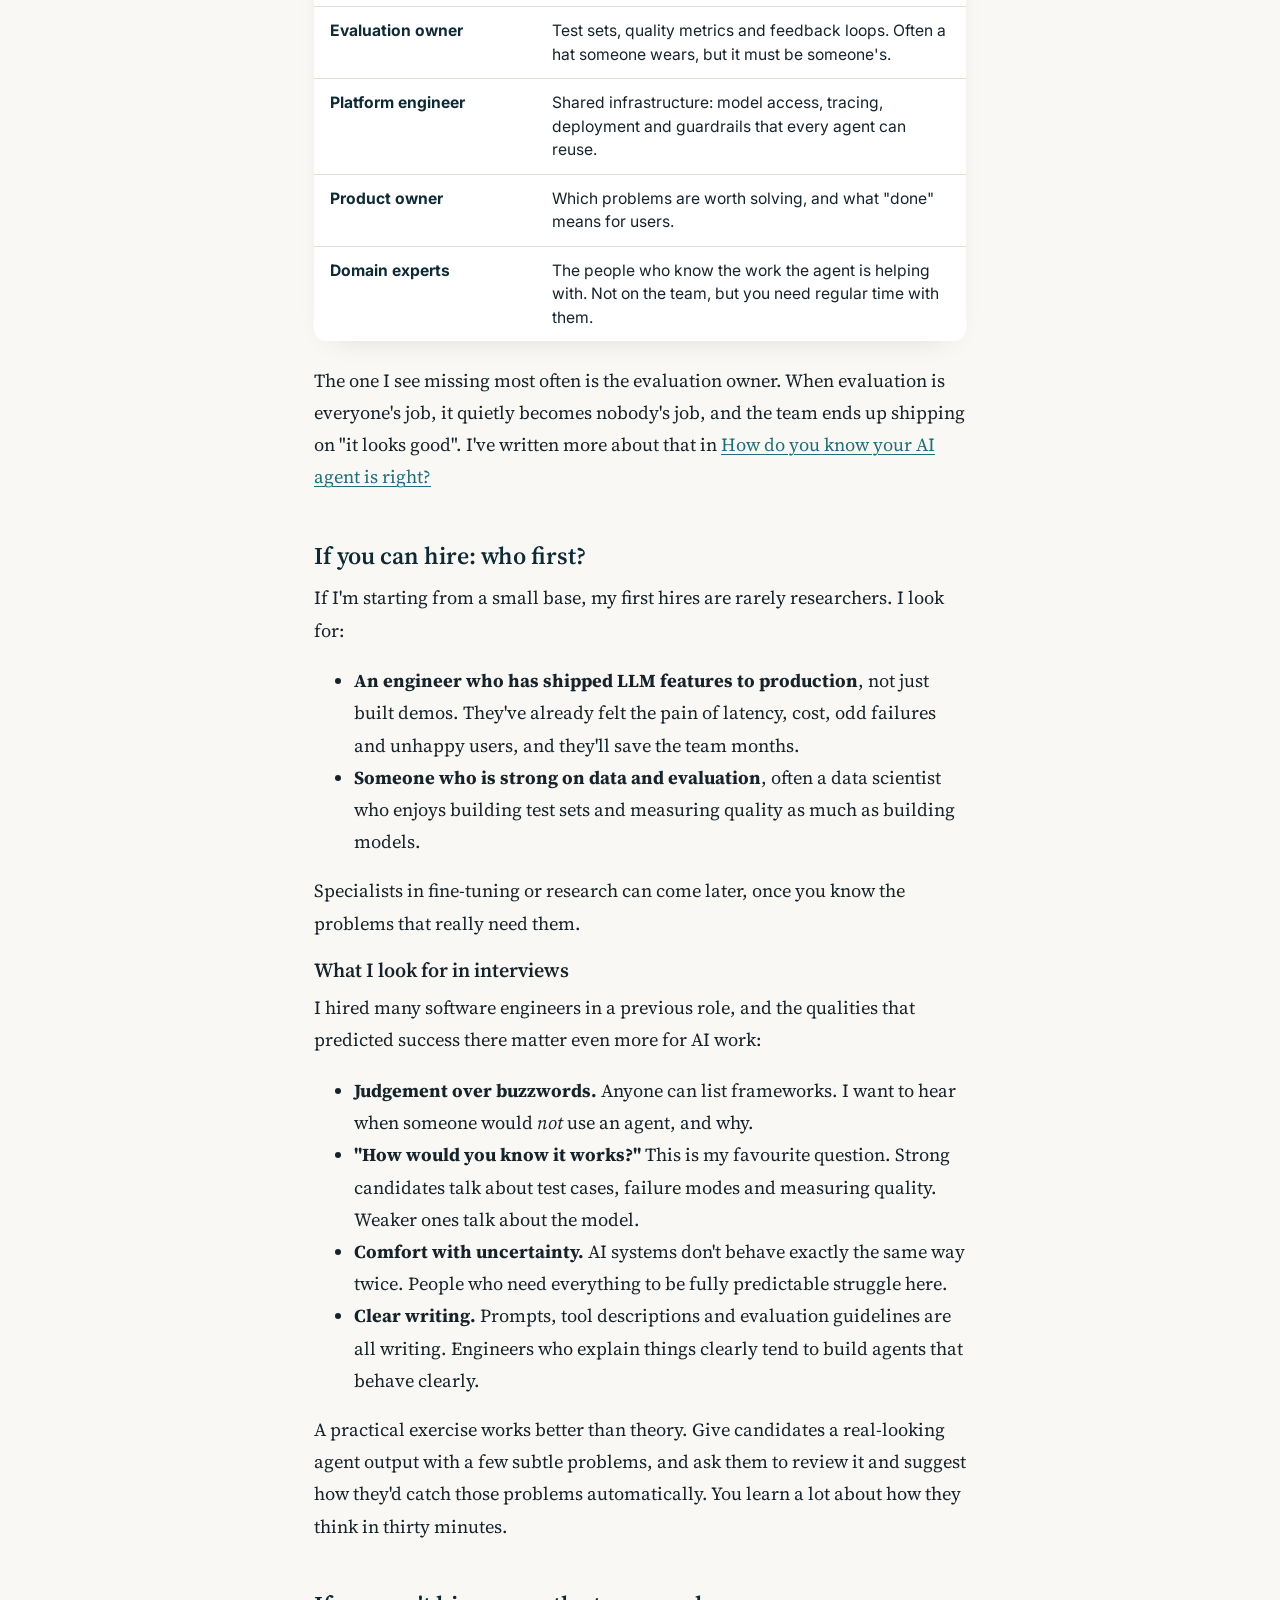
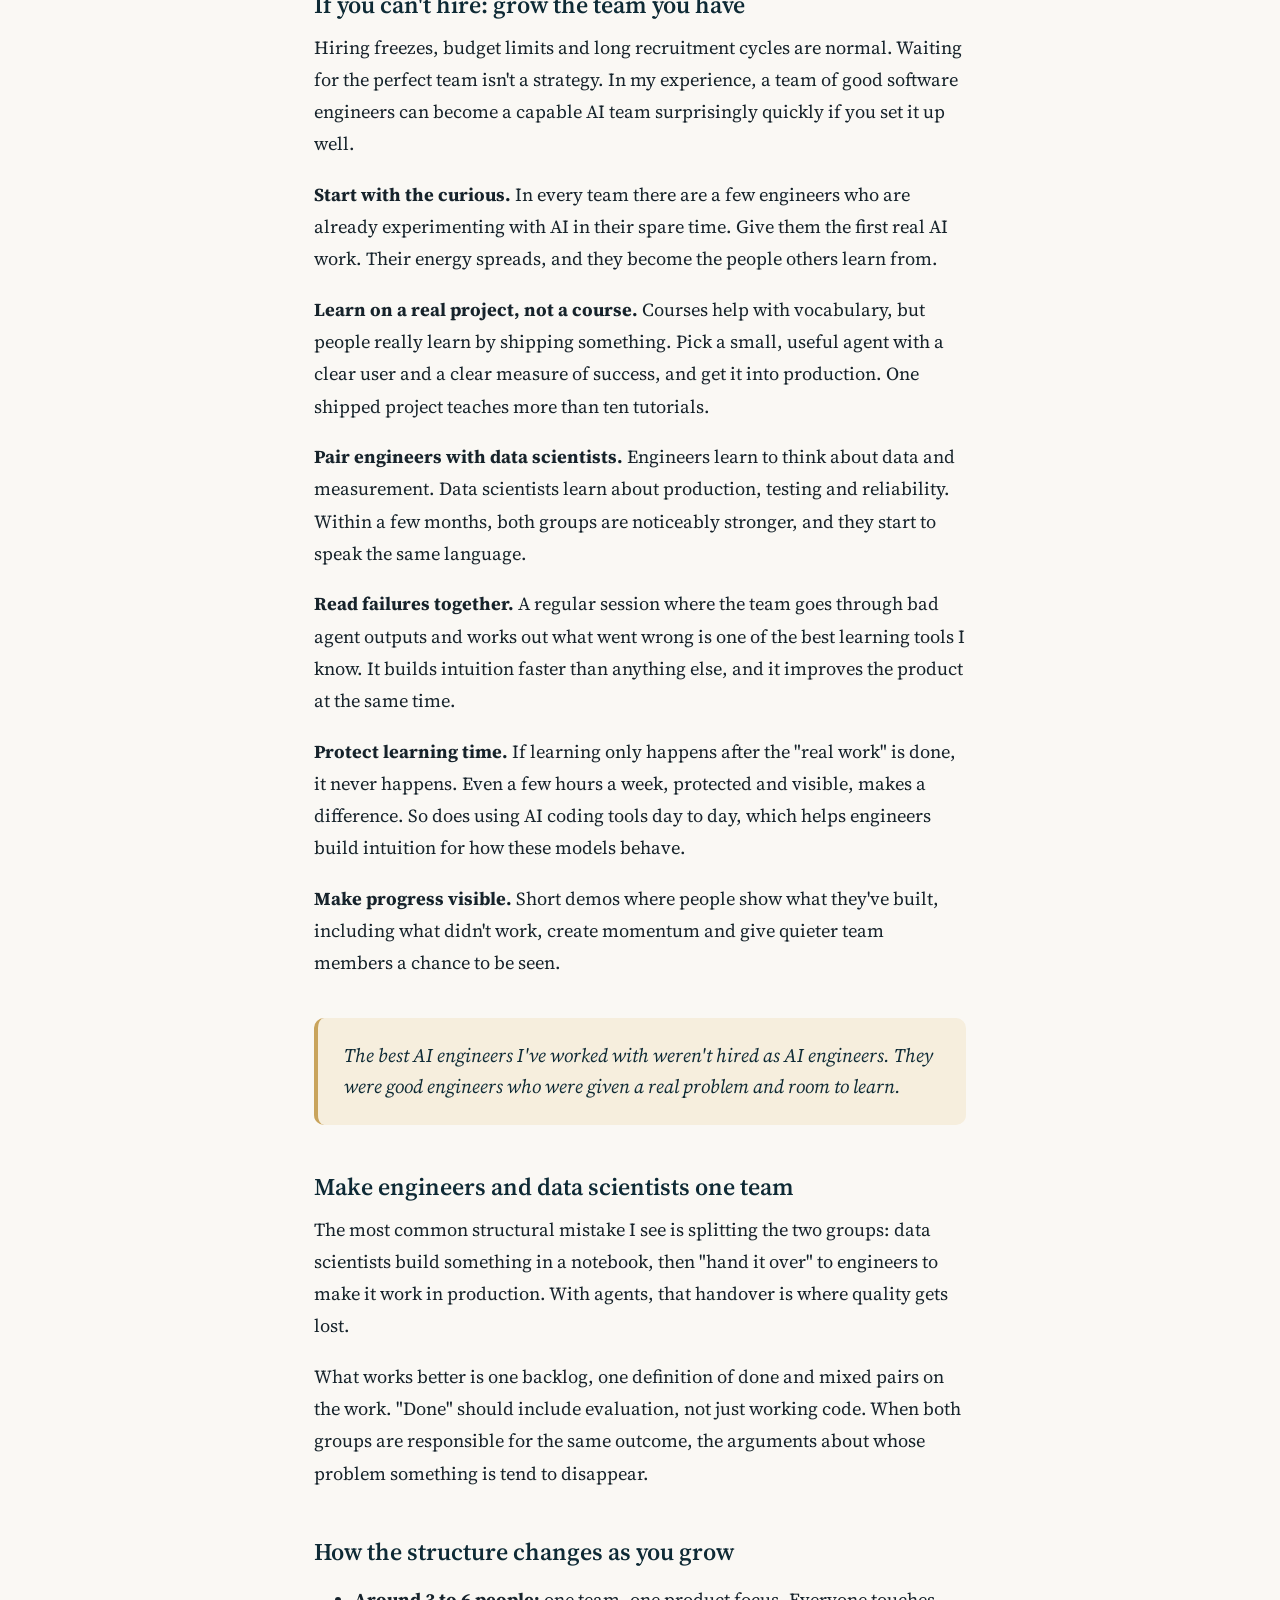
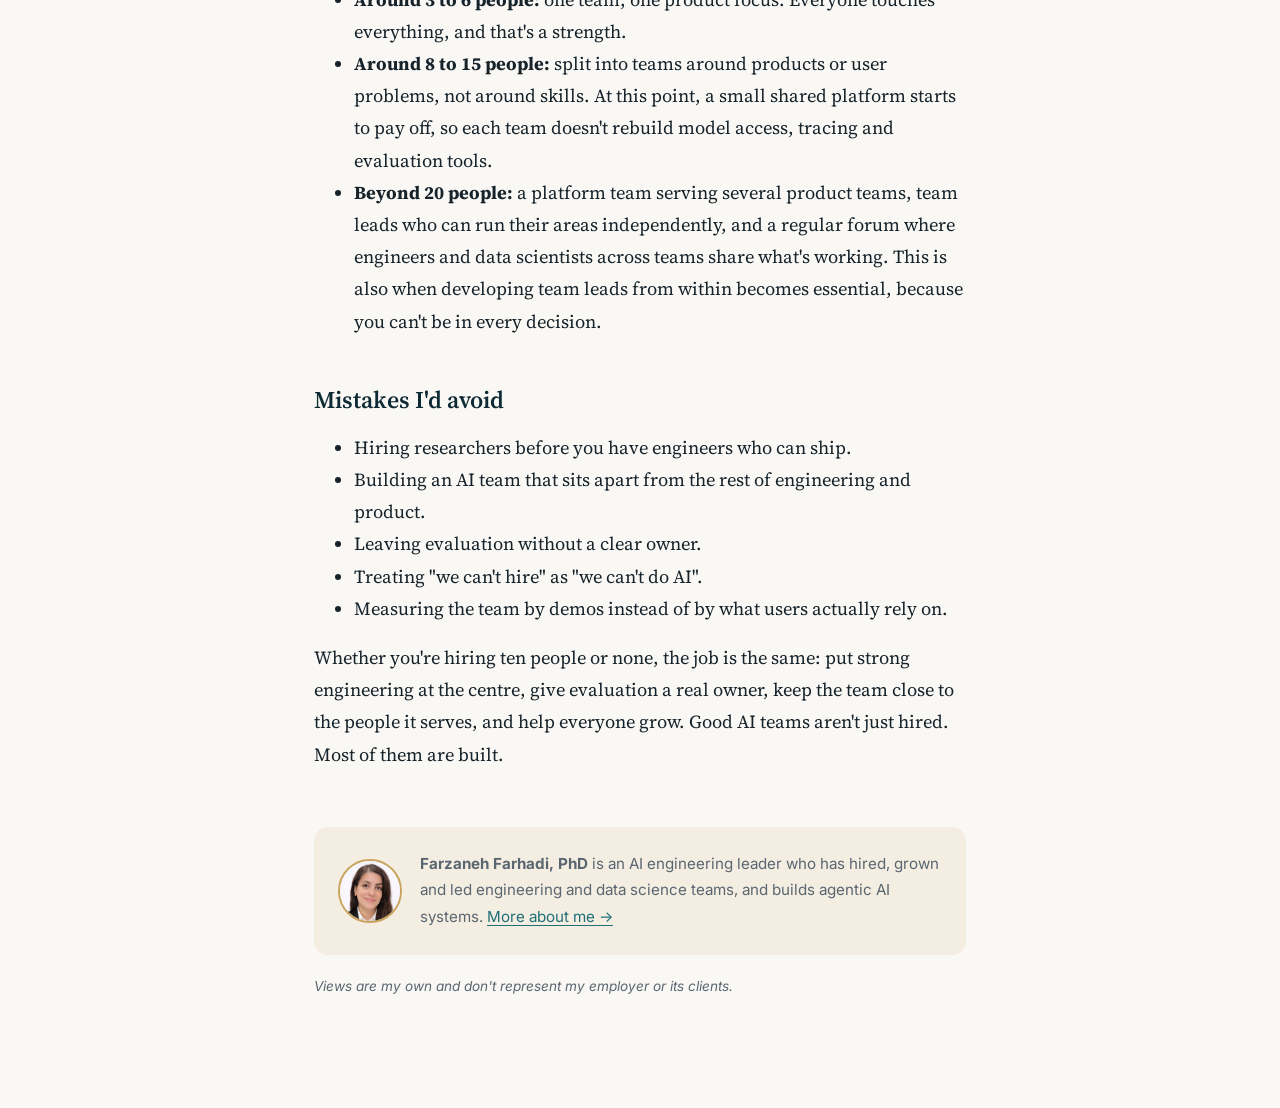
<file: writing/building-an-agentic-ai-team.html>
<!DOCTYPE html>
<html lang="en-GB">
<head>
  <meta charset="UTF-8">
  <meta name="viewport" content="width=device-width, initial-scale=1.0">
  <title>Building an agentic AI team: hire some, grow the rest · Farzaneh Farhadi</title>
  <meta name="description" content="How to build an agentic AI team: the roles you need, who to hire first, how to grow software engineers into AI engineers when you can't hire, and how to structure the team as it grows.">
  <meta name="author" content="Farzaneh Farhadi">
  <meta name="robots" content="index, follow, max-image-preview:large">
  <meta name="theme-color" content="#0e2a35">
  <link rel="canonical" href="https://farzanehfar.github.io/writing/building-an-agentic-ai-team.html">
  <link rel="icon" href="../favicon.svg" type="image/svg+xml">
  <meta property="og:type" content="article">
  <meta property="og:site_name" content="Farzaneh Farhadi">
  <meta property="og:url" content="https://farzanehfar.github.io/writing/building-an-agentic-ai-team.html">
  <meta property="og:title" content="Building an agentic AI team: hire some, grow the rest">
  <meta property="og:description" content="The roles you need, who to hire first, and how to grow AI engineers from the team you already have.">
  <meta property="og:image" content="https://farzanehfar.github.io/assets/og-image.jpg">
  <meta property="og:image:width" content="1200">
  <meta property="og:image:height" content="627">
  <meta property="og:locale" content="en_GB">
  <meta property="article:published_time" content="2026-11-10">
  <meta property="article:author" content="Farzaneh Farhadi">
  <meta property="article:section" content="AI leadership">
  <meta name="twitter:card" content="summary_large_image">
  <meta name="twitter:title" content="Building an agentic AI team: hire some, grow the rest">
  <meta name="twitter:description" content="The roles you need, who to hire first, and how to grow AI engineers from the team you already have.">
  <meta name="twitter:image" content="https://farzanehfar.github.io/assets/og-image.jpg">
  <script type="application/ld+json">
  {
    "@context": "https://schema.org",
    "@type": "BlogPosting",
    "headline": "Building an agentic AI team: hire some, grow the rest",
    "description": "How to build an agentic AI team: the roles you need, who to hire first, how to grow software engineers into AI engineers when you can't hire, and how to structure the team as it grows.",
    "datePublished": "2026-11-10",
    "dateModified": "2026-11-10",
    "inLanguage": "en-GB",
    "articleSection": "AI leadership",
    "keywords": "AI team structure, building an AI team, hiring AI engineers, AI engineering leadership, upskilling engineers, agentic AI team, Head of AI, AI organisation design",
    "mainEntityOfPage": "https://farzanehfar.github.io/writing/building-an-agentic-ai-team.html",
    "url": "https://farzanehfar.github.io/writing/building-an-agentic-ai-team.html",
    "image": "https://farzanehfar.github.io/assets/headshot.jpg",
    "author": { "@type": "Person", "@id": "https://farzanehfar.github.io/#person", "name": "Farzaneh Farhadi", "url": "https://farzanehfar.github.io/" },
    "publisher": { "@type": "Person", "@id": "https://farzanehfar.github.io/#person", "name": "Farzaneh Farhadi" }
  }
  </script>
  <link rel="preconnect" href="https://fonts.googleapis.com">
  <link rel="preconnect" href="https://fonts.gstatic.com" crossorigin>
  <link href="https://fonts.googleapis.com/css2?family=Inter:wght@400;500;600&family=Source+Serif+4:opsz,wght@8..60,400;8..60,600&display=swap" rel="stylesheet">
  <link rel="stylesheet" href="../styles.css">
</head>
<body>
<header class="site-header">
  <div class="container">
    <a class="brand" href="../index.html">Farzaneh Farhadi</a>
    <nav class="nav">
      <a href="../index.html#impact">Impact</a>
      <a href="../index.html#writing">Writing</a>
      <a class="nav-cta" href="../index.html#contact">Get in touch</a>
    </nav>
  </div>
</header>

<div class="article-hero">
  <div class="inner">
    <a class="back" href="../index.html#writing">← All writing</a>
    <h1>Building an agentic AI team: hire some, grow the rest</h1>
    <p class="meta">November 2026 · 8 min read · AI leadership</p>
  </div>
</div>

<main class="article">
  <p>Most advice about building an AI team starts with a hiring plan. Hire a few machine learning experts, add some engineers, find a product manager, and off you go.</p>

  <p>In real life, it's rarely that tidy. In one role, I hired a lot of software engineers as the teams grew. In others, hiring simply wasn't an option, and the question became how to build AI capability with the people already in the room. Both situations taught me something, and I think the second one is talked about far too little.</p>

  <p>Here's how I think about building a team that can deliver agentic AI, whether you have a hiring budget or not.</p>

  <h2>An agentic AI team is mostly an engineering team</h2>

  <p>This is the most important thing I've learned. When people picture an AI team, they picture researchers and data scientists. But look at what actually makes an agent work in production: connecting it to other systems, designing tools, handling failures, logging every step, keeping it fast and affordable, and testing it properly. That's software engineering.</p>

  <p>The model is one component. Everything around it is engineering work. So the foundation of a good agentic AI team is strong software engineers who are curious about AI, supported by people with deep data and evaluation skills. That's good news, because it means your existing engineers are much closer to being AI engineers than they might think.</p>

  <h2>The roles you need (which aren't always separate people)</h2>

  <p>In a small team, one person often covers several of these. That's fine. What matters is that every role is covered by someone, on purpose.</p>

  <table class="roles">
    <thead><tr><th>Role</th><th>What they own</th></tr></thead>
    <tbody>
      <tr><td><strong>AI / software engineers</strong></td><td>The agent itself: workflows, tools, integrations, reliability and cost.</td></tr>
      <tr><td><strong>Data scientists</strong></td><td>Data quality, model choice, and turning "is it good?" into something measurable.</td></tr>
      <tr><td><strong>Evaluation owner</strong></td><td>Test sets, quality metrics and feedback loops. Often a hat someone wears, but it must be someone's.</td></tr>
      <tr><td><strong>Platform engineer</strong></td><td>Shared infrastructure: model access, tracing, deployment and guardrails that every agent can reuse.</td></tr>
      <tr><td><strong>Product owner</strong></td><td>Which problems are worth solving, and what "done" means for users.</td></tr>
      <tr><td><strong>Domain experts</strong></td><td>The people who know the work the agent is helping with. Not on the team, but you need regular time with them.</td></tr>
    </tbody>
  </table>

  <p>The one I see missing most often is the evaluation owner. When evaluation is everyone's job, it quietly becomes nobody's job, and the team ends up shipping on "it looks good". I've written more about that in <a href="validating-agentic-ai.html">How do you know your AI agent is right?</a></p>

  <h2>If you can hire: who first?</h2>

  <p>If I'm starting from a small base, my first hires are rarely researchers. I look for:</p>
  <ul>
    <li><strong>An engineer who has shipped LLM features to production</strong>, not just built demos. They've already felt the pain of latency, cost, odd failures and unhappy users, and they'll save the team months.</li>
    <li><strong>Someone who is strong on data and evaluation</strong>, often a data scientist who enjoys building test sets and measuring quality as much as building models.</li>
  </ul>
  <p>Specialists in fine-tuning or research can come later, once you know the problems that really need them.</p>

  <h3>What I look for in interviews</h3>

  <p>I hired many software engineers in a previous role, and the qualities that predicted success there matter even more for AI work:</p>
  <ul>
    <li><strong>Judgement over buzzwords.</strong> Anyone can list frameworks. I want to hear when someone would <em>not</em> use an agent, and why.</li>
    <li><strong>"How would you know it works?"</strong> This is my favourite question. Strong candidates talk about test cases, failure modes and measuring quality. Weaker ones talk about the model.</li>
    <li><strong>Comfort with uncertainty.</strong> AI systems don't behave exactly the same way twice. People who need everything to be fully predictable struggle here.</li>
    <li><strong>Clear writing.</strong> Prompts, tool descriptions and evaluation guidelines are all writing. Engineers who explain things clearly tend to build agents that behave clearly.</li>
  </ul>
  <p>A practical exercise works better than theory. Give candidates a real-looking agent output with a few subtle problems, and ask them to review it and suggest how they'd catch those problems automatically. You learn a lot about how they think in thirty minutes.</p>

  <h2>If you can't hire: grow the team you have</h2>

  <p>Hiring freezes, budget limits and long recruitment cycles are normal. Waiting for the perfect team isn't a strategy. In my experience, a team of good software engineers can become a capable AI team surprisingly quickly if you set it up well.</p>

  <p><strong>Start with the curious.</strong> In every team there are a few engineers who are already experimenting with AI in their spare time. Give them the first real AI work. Their energy spreads, and they become the people others learn from.</p>

  <p><strong>Learn on a real project, not a course.</strong> Courses help with vocabulary, but people really learn by shipping something. Pick a small, useful agent with a clear user and a clear measure of success, and get it into production. One shipped project teaches more than ten tutorials.</p>

  <p><strong>Pair engineers with data scientists.</strong> Engineers learn to think about data and measurement. Data scientists learn about production, testing and reliability. Within a few months, both groups are noticeably stronger, and they start to speak the same language.</p>

  <p><strong>Read failures together.</strong> A regular session where the team goes through bad agent outputs and works out what went wrong is one of the best learning tools I know. It builds intuition faster than anything else, and it improves the product at the same time.</p>

  <p><strong>Protect learning time.</strong> If learning only happens after the "real work" is done, it never happens. Even a few hours a week, protected and visible, makes a difference. So does using AI coding tools day to day, which helps engineers build intuition for how these models behave.</p>

  <p><strong>Make progress visible.</strong> Short demos where people show what they've built, including what didn't work, create momentum and give quieter team members a chance to be seen.</p>

  <blockquote>The best AI engineers I've worked with weren't hired as AI engineers. They were good engineers who were given a real problem and room to learn.</blockquote>

  <h2>Make engineers and data scientists one team</h2>

  <p>The most common structural mistake I see is splitting the two groups: data scientists build something in a notebook, then "hand it over" to engineers to make it work in production. With agents, that handover is where quality gets lost.</p>

  <p>What works better is one backlog, one definition of done and mixed pairs on the work. "Done" should include evaluation, not just working code. When both groups are responsible for the same outcome, the arguments about whose problem something is tend to disappear.</p>

  <h2>How the structure changes as you grow</h2>

  <ul>
    <li><strong>Around 3 to 6 people:</strong> one team, one product focus. Everyone touches everything, and that's a strength.</li>
    <li><strong>Around 8 to 15 people:</strong> split into teams around products or user problems, not around skills. At this point, a small shared platform starts to pay off, so each team doesn't rebuild model access, tracing and evaluation tools.</li>
    <li><strong>Beyond 20 people:</strong> a platform team serving several product teams, team leads who can run their areas independently, and a regular forum where engineers and data scientists across teams share what's working. This is also when developing team leads from within becomes essential, because you can't be in every decision.</li>
  </ul>

  <h2>Mistakes I'd avoid</h2>
  <ul>
    <li>Hiring researchers before you have engineers who can ship.</li>
    <li>Building an AI team that sits apart from the rest of engineering and product.</li>
    <li>Leaving evaluation without a clear owner.</li>
    <li>Treating "we can't hire" as "we can't do AI".</li>
    <li>Measuring the team by demos instead of by what users actually rely on.</li>
  </ul>

  <p>Whether you're hiring ten people or none, the job is the same: put strong engineering at the centre, give evaluation a real owner, keep the team close to the people it serves, and help everyone grow. Good AI teams aren't just hired. Most of them are built.</p>

  <div class="author-box">
    <img src="../assets/headshot.jpg" alt="Farzaneh Farhadi, AI Engineering Leader" width="64" height="64" loading="lazy">
    <p><strong>Farzaneh Farhadi, PhD</strong> is an AI engineering leader who has hired, grown and led engineering and data science teams, and builds agentic AI systems. <a href="../index.html">More about me →</a></p>
  </div>

  <p class="disclaimer">Views are my own and don't represent my employer or its clients.</p>
</main>
</body>
</html>
</file>
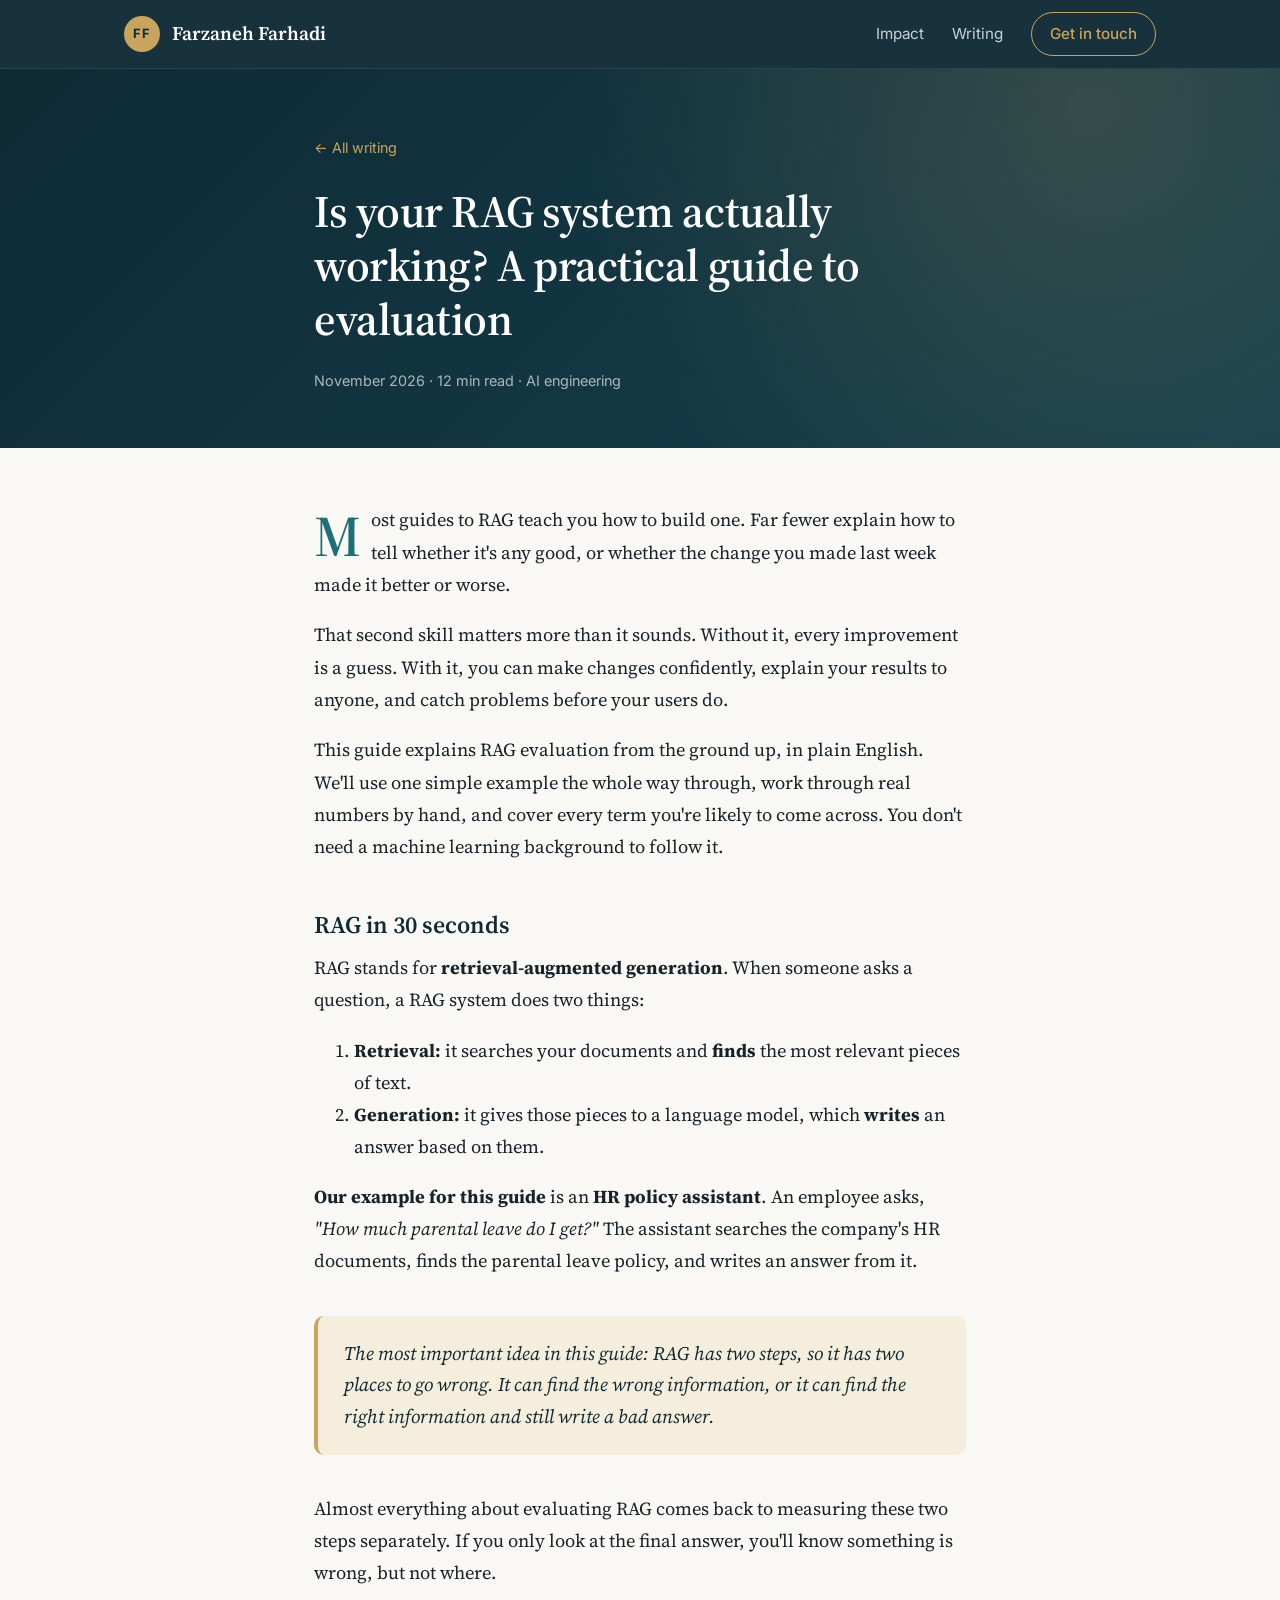
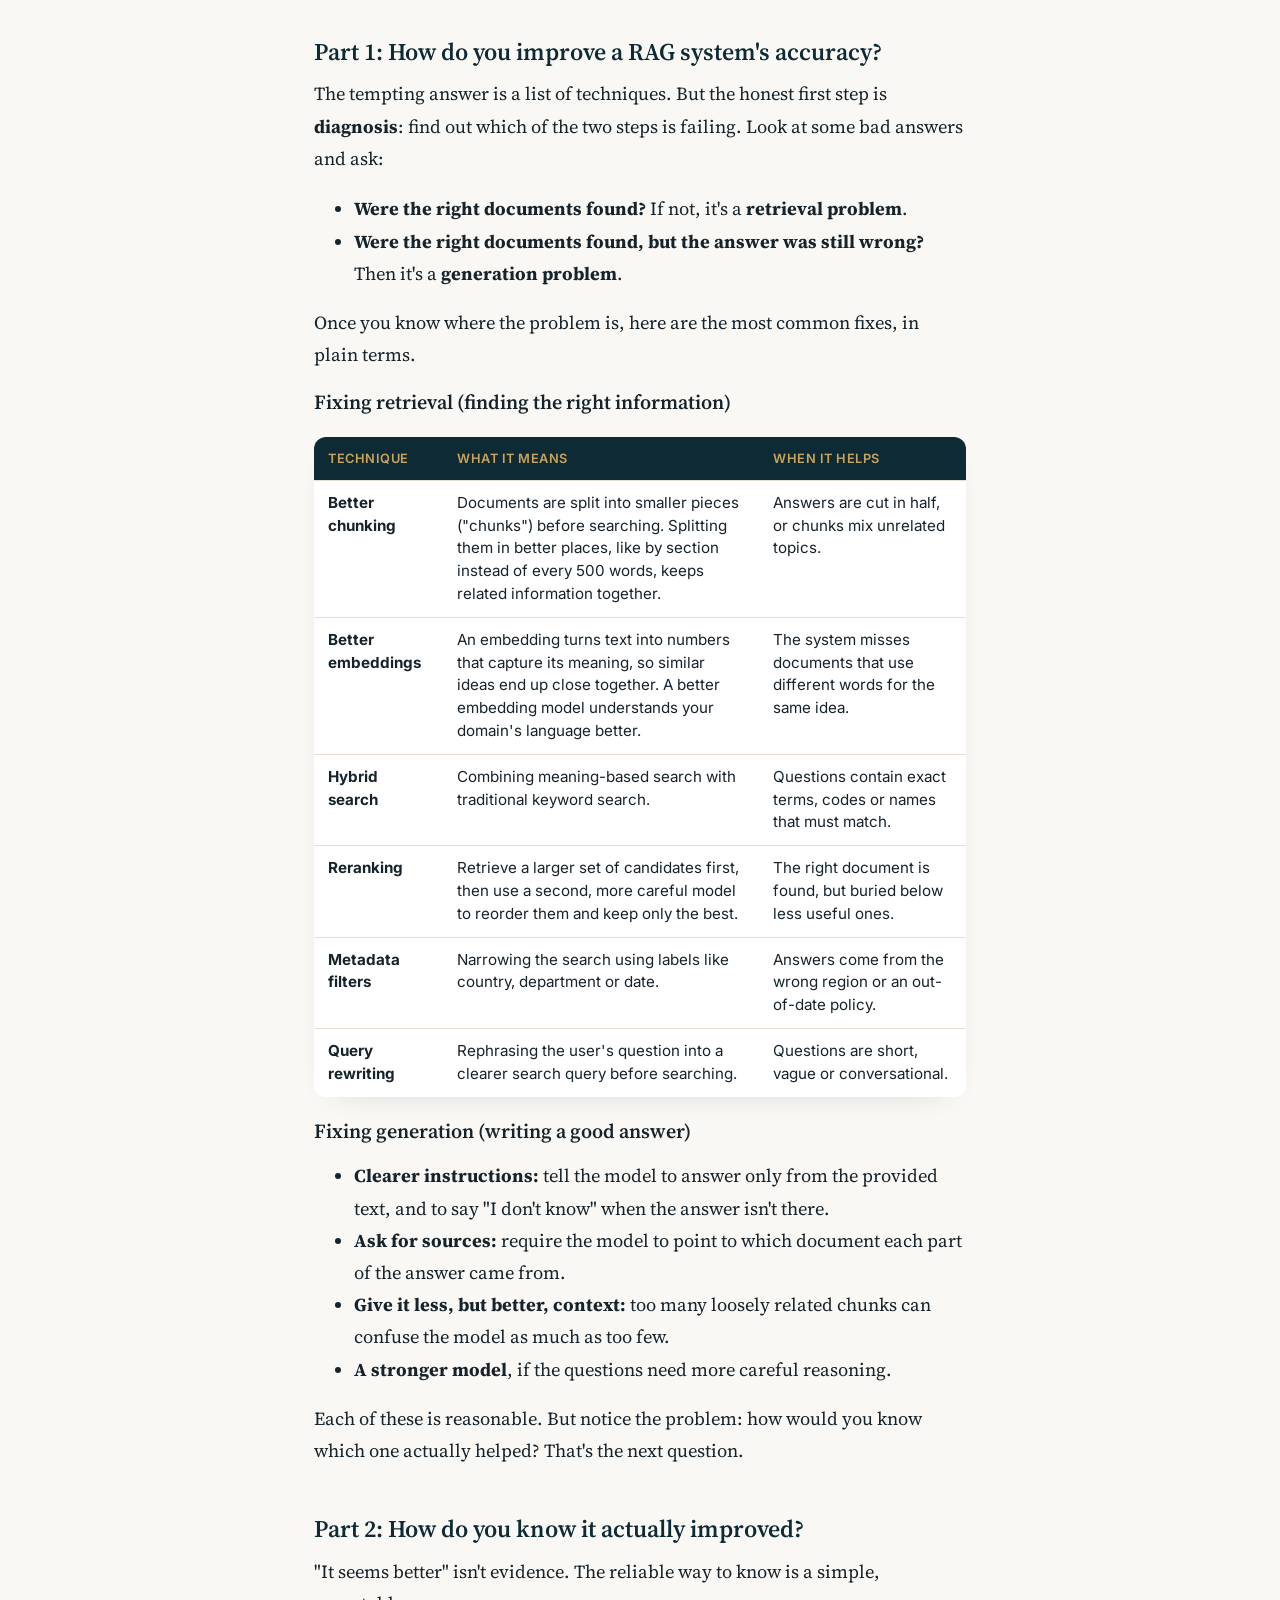
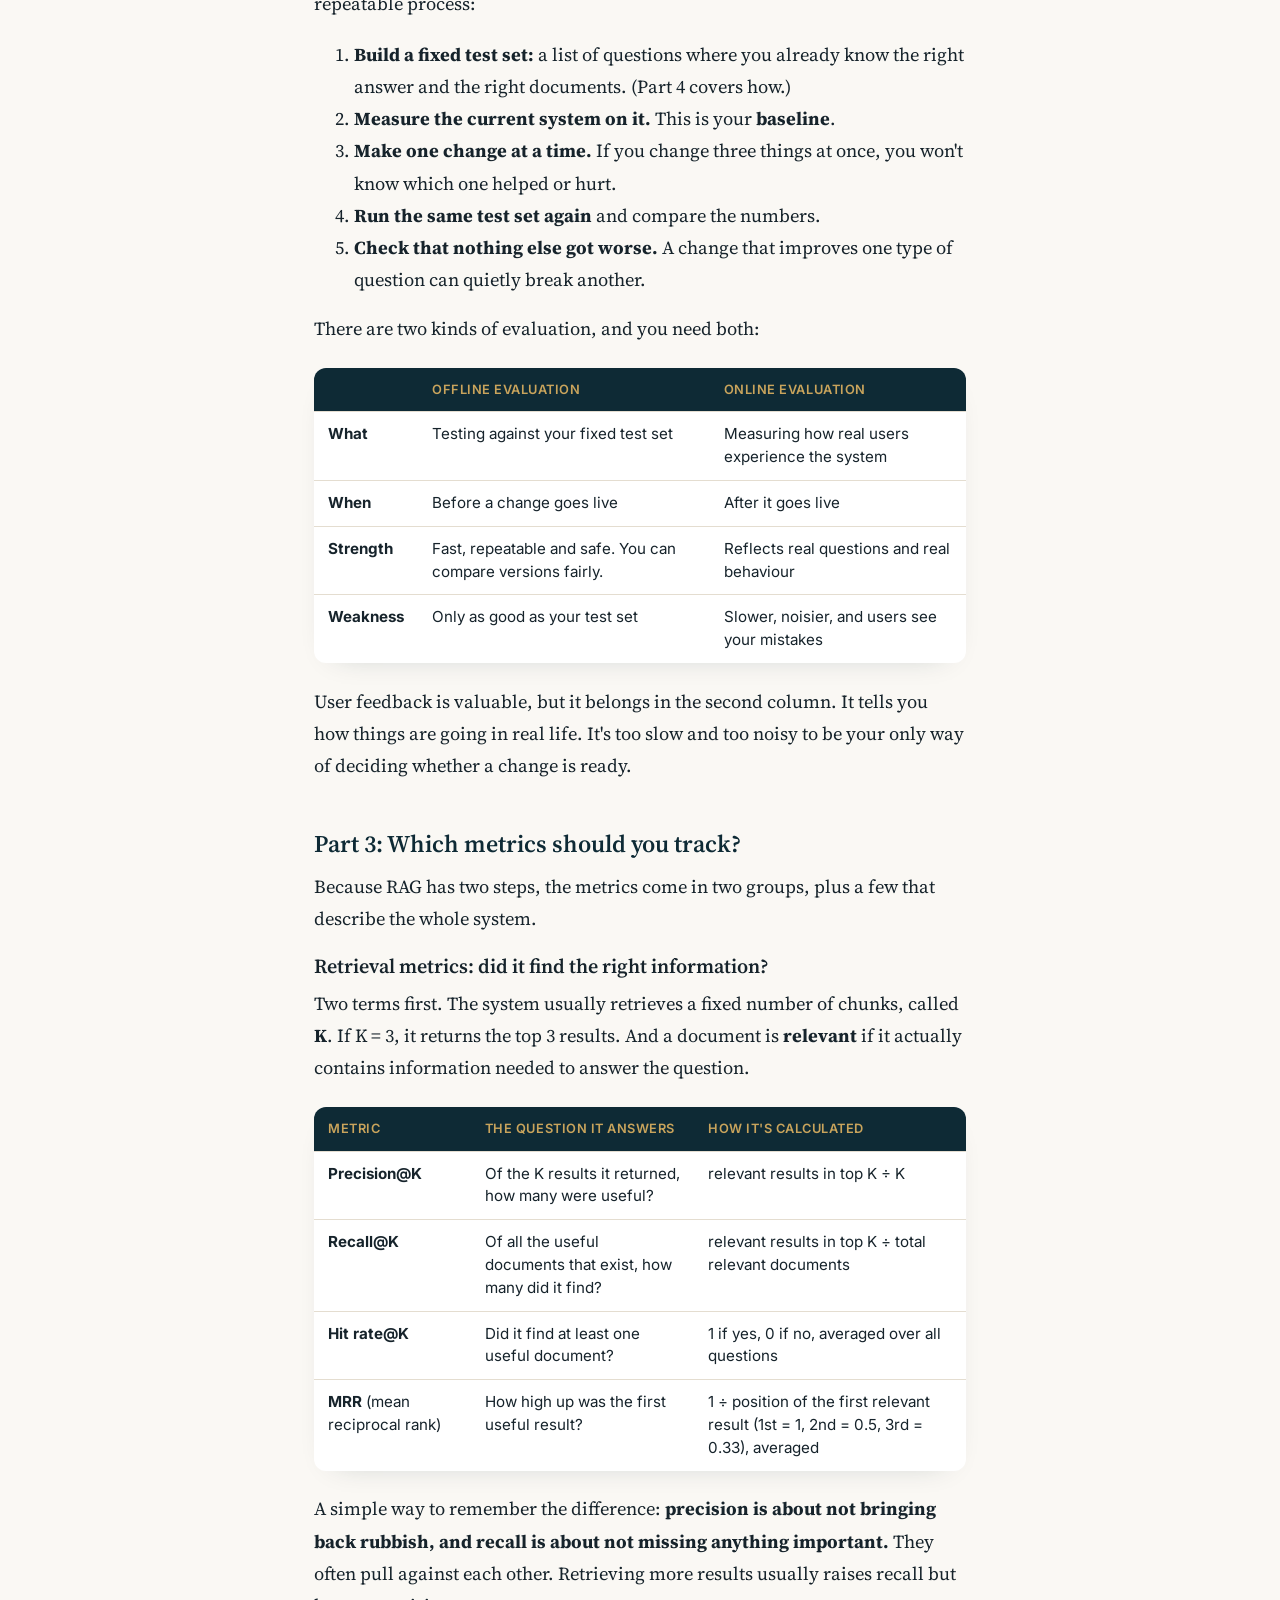
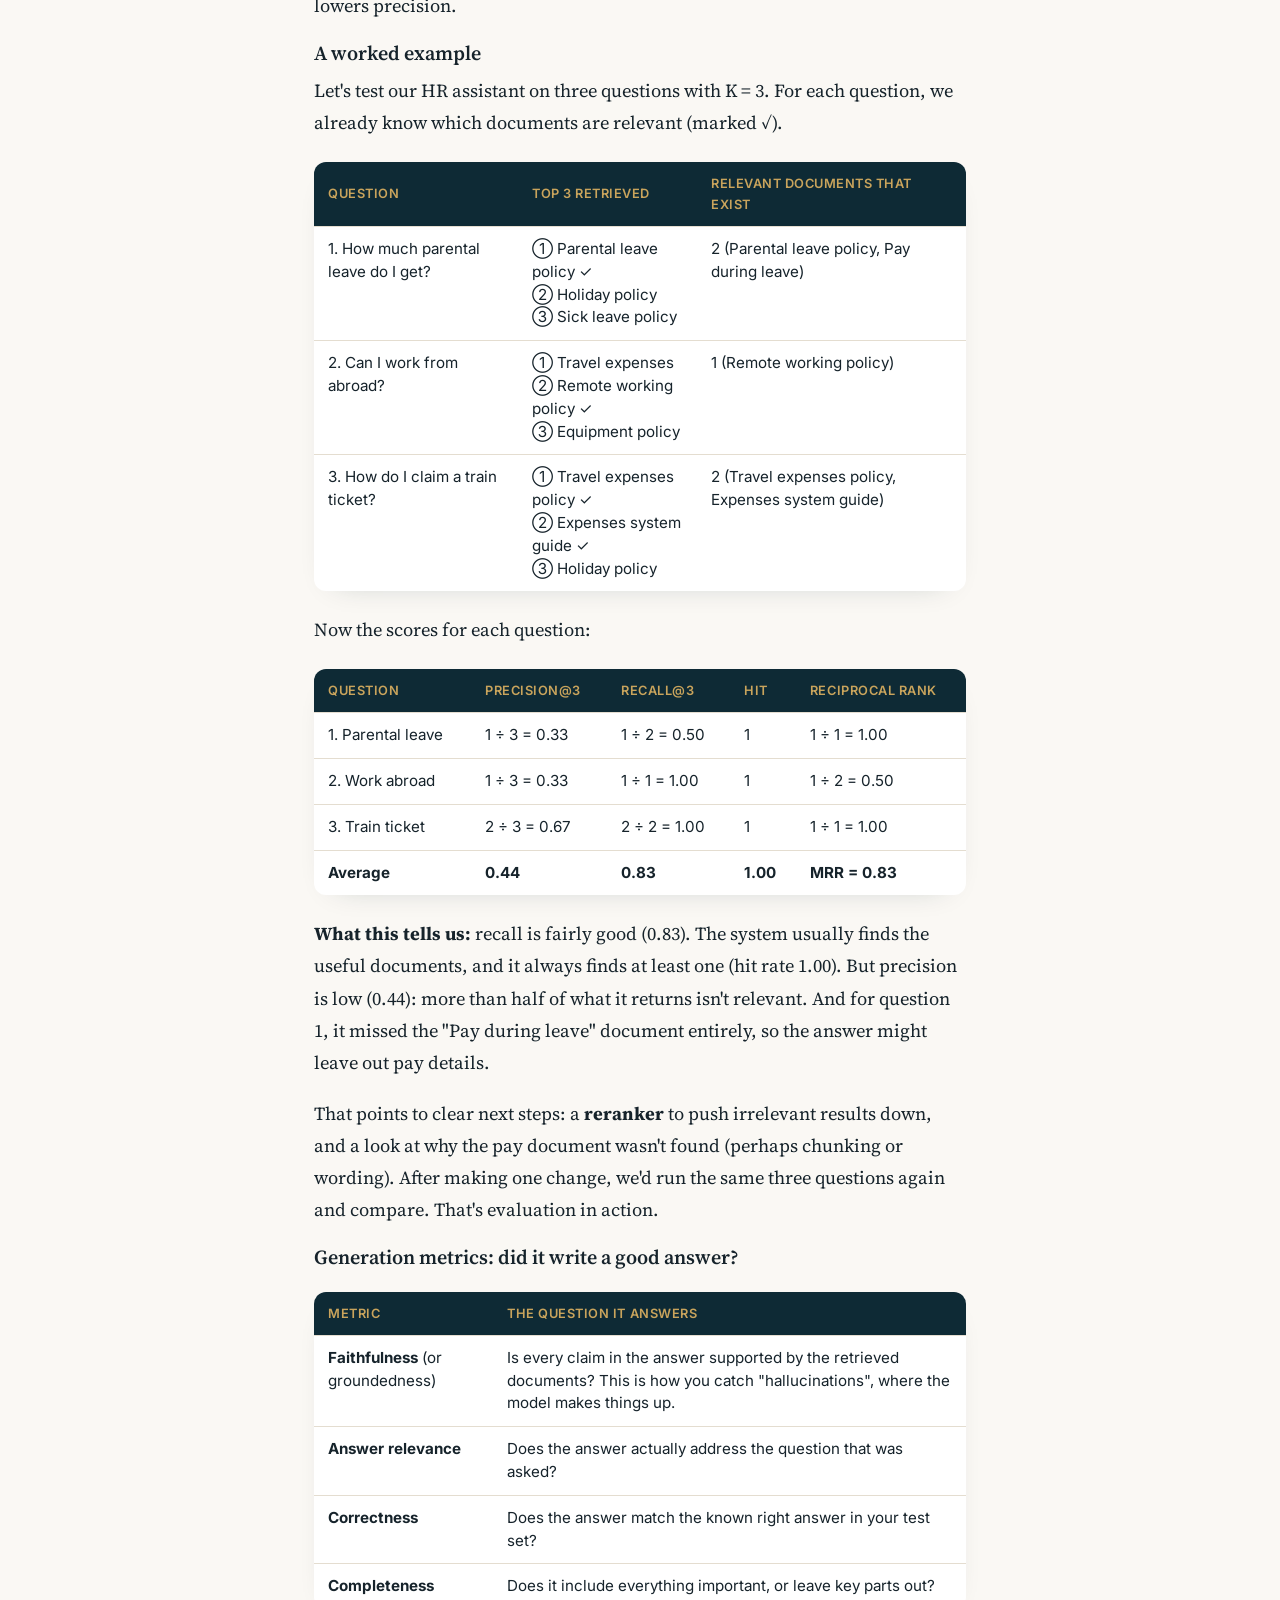
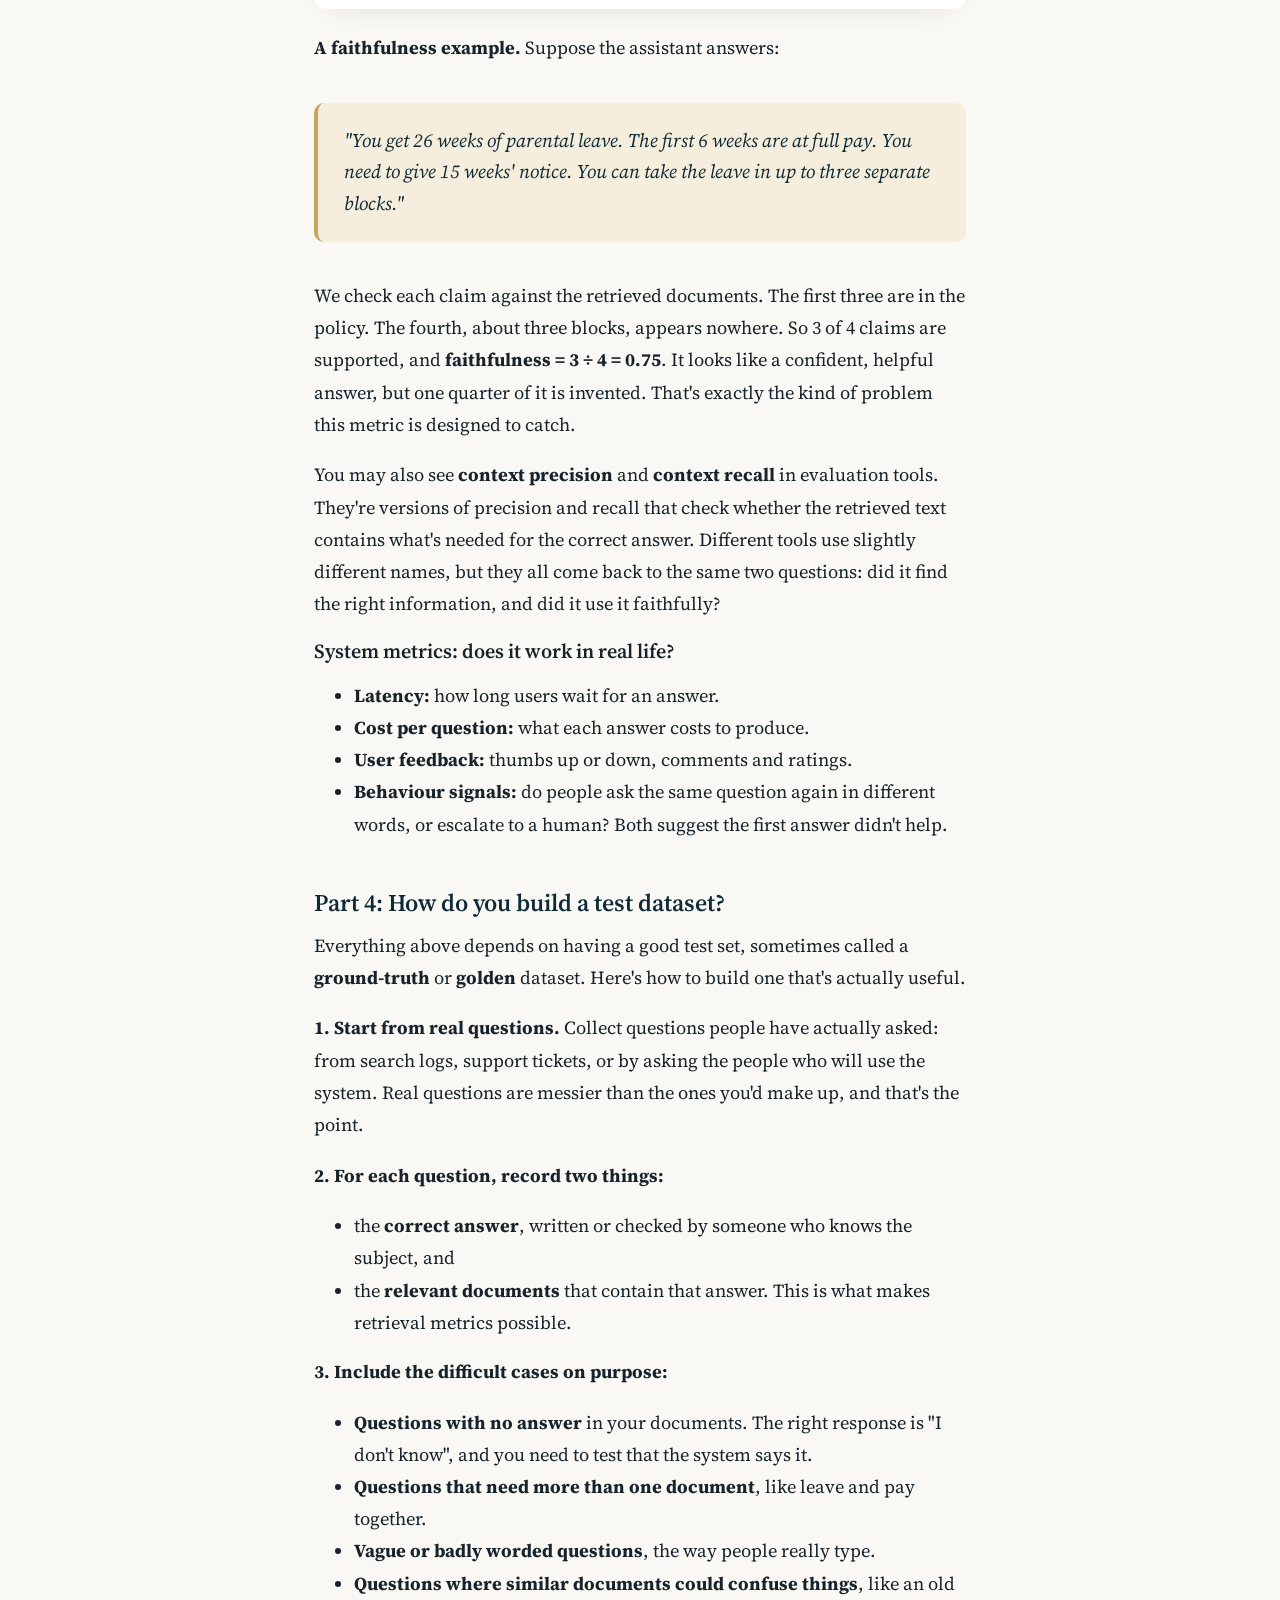
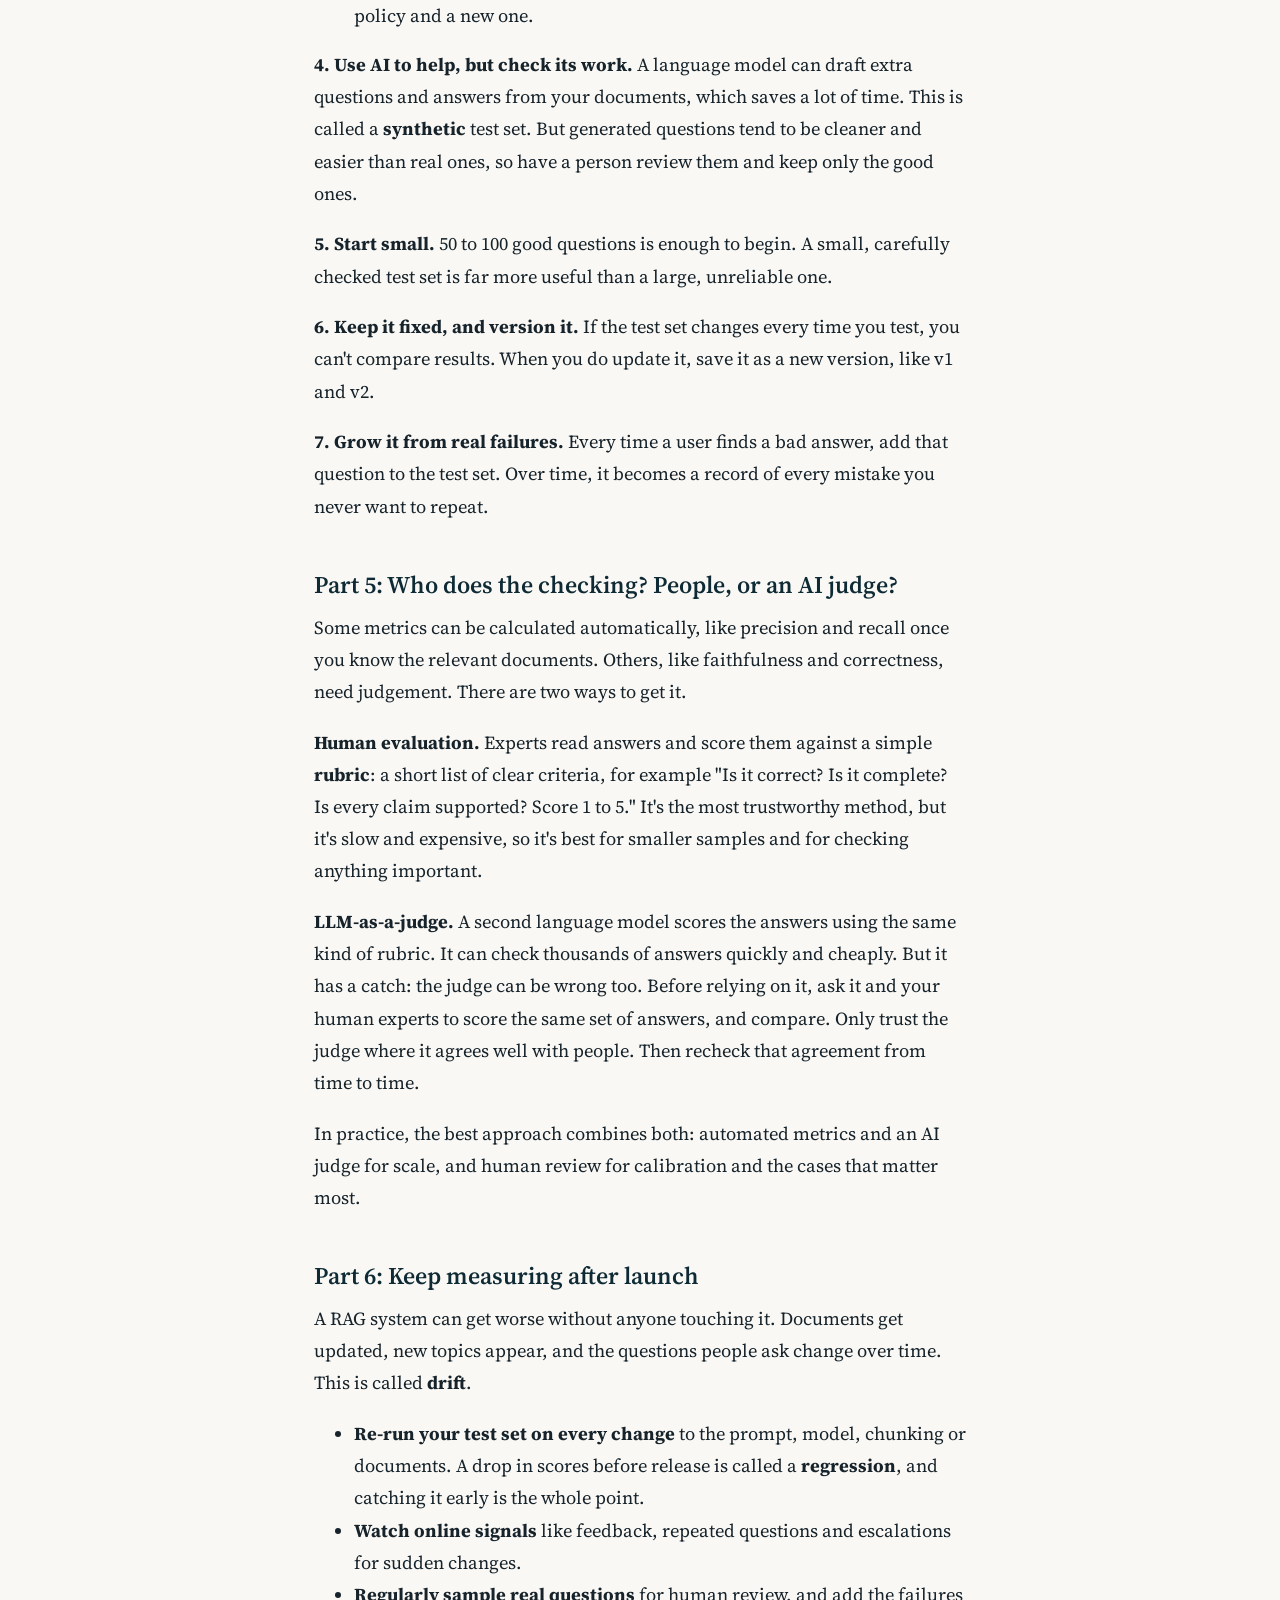
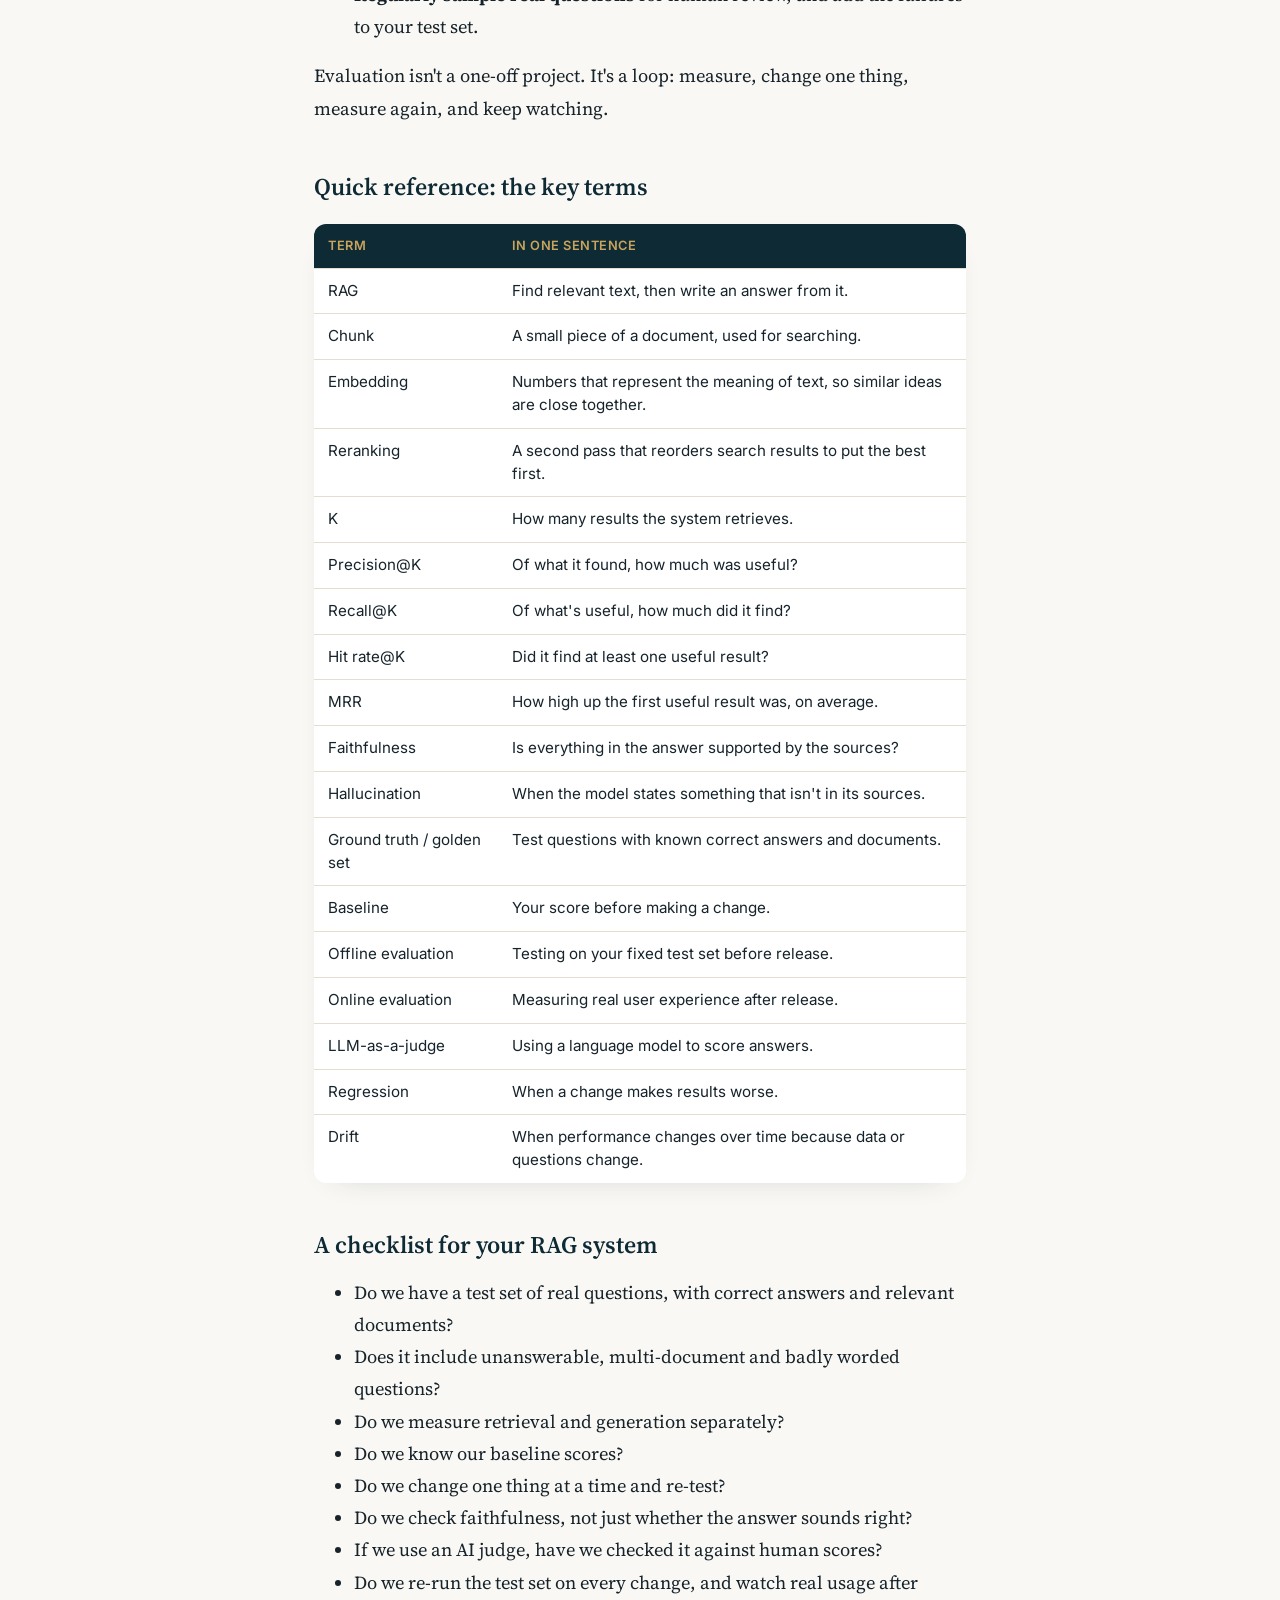
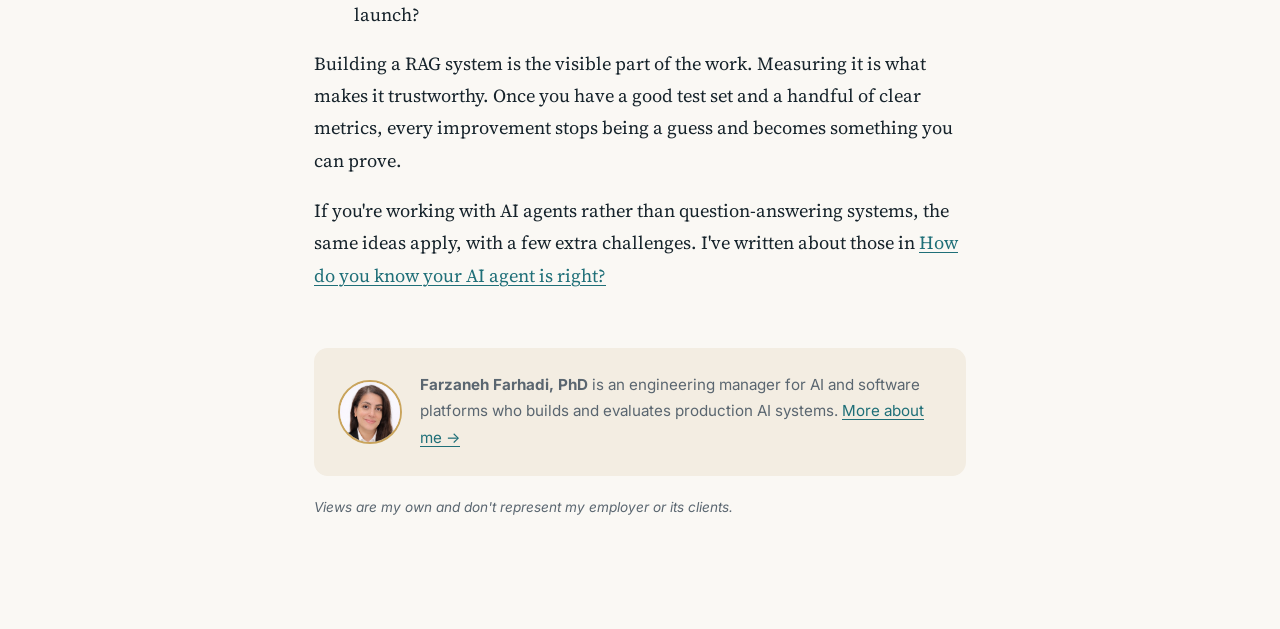
<file: writing/rag-evaluation-explained.html>
<!DOCTYPE html>
<html lang="en-GB">
<head>
  <meta charset="UTF-8">
  <meta name="viewport" content="width=device-width, initial-scale=1.0">
  <title>Is your RAG system actually working? A practical guide to evaluation · Farzaneh Farhadi</title>
  <meta name="description" content="A plain-English guide to RAG evaluation: how to improve accuracy, Precision@K, Recall@K, MRR, faithfulness, building a test dataset, LLM-as-a-judge, and offline vs online evaluation, with worked examples.">
  <meta name="author" content="Farzaneh Farhadi">
  <meta name="robots" content="index, follow, max-image-preview:large">
  <meta name="theme-color" content="#0e2a35">
  <link rel="canonical" href="https://farzanehfar.github.io/writing/rag-evaluation-explained.html">
  <link rel="icon" href="../favicon.svg" type="image/svg+xml">
  <meta property="og:type" content="article">
  <meta property="og:site_name" content="Farzaneh Farhadi">
  <meta property="og:url" content="https://farzanehfar.github.io/writing/rag-evaluation-explained.html">
  <meta property="og:title" content="Is your RAG system actually working? A practical guide to evaluation">
  <meta property="og:description" content="How to know whether your RAG system actually works: the key metrics, a worked example, and how to build a test set.">
  <meta property="og:image" content="https://farzanehfar.github.io/assets/og-image.jpg">
  <meta property="og:image:width" content="1200">
  <meta property="og:image:height" content="627">
  <meta property="og:locale" content="en_GB">
  <meta property="article:published_time" content="2026-11-11">
  <meta property="article:author" content="Farzaneh Farhadi">
  <meta property="article:section" content="AI engineering">
  <meta name="twitter:card" content="summary_large_image">
  <meta name="twitter:title" content="Is your RAG system actually working? A practical guide to evaluation">
  <meta name="twitter:description" content="How to know whether your RAG system actually works: the key metrics, a worked example, and how to build a test set.">
  <meta name="twitter:image" content="https://farzanehfar.github.io/assets/og-image.jpg">
  <script type="application/ld+json">
  {
    "@context": "https://schema.org",
    "@type": "BlogPosting",
    "headline": "Is your RAG system actually working? A practical guide to evaluation",
    "description": "A plain-English guide to RAG evaluation: how to improve accuracy, Precision@K, Recall@K, MRR, faithfulness, building a test dataset, LLM-as-a-judge, and offline vs online evaluation, with worked examples.",
    "datePublished": "2026-11-11",
    "dateModified": "2026-11-11",
    "inLanguage": "en-GB",
    "articleSection": "AI engineering",
    "keywords": "RAG evaluation, retrieval-augmented generation, Precision@K, Recall@K, MRR, hit rate, faithfulness, answer relevance, ground truth dataset, golden dataset, LLM-as-a-judge, offline evaluation, online evaluation, reranking, chunking",
    "mainEntityOfPage": "https://farzanehfar.github.io/writing/rag-evaluation-explained.html",
    "url": "https://farzanehfar.github.io/writing/rag-evaluation-explained.html",
    "image": "https://farzanehfar.github.io/assets/headshot.jpg",
    "author": { "@type": "Person", "@id": "https://farzanehfar.github.io/#person", "name": "Farzaneh Farhadi", "url": "https://farzanehfar.github.io/" },
    "publisher": { "@type": "Person", "@id": "https://farzanehfar.github.io/#person", "name": "Farzaneh Farhadi" }
  }
  </script>
  <link rel="preconnect" href="https://fonts.googleapis.com">
  <link rel="preconnect" href="https://fonts.gstatic.com" crossorigin>
  <link href="https://fonts.googleapis.com/css2?family=Inter:wght@400;500;600&family=Source+Serif+4:opsz,wght@8..60,400;8..60,600&display=swap" rel="stylesheet">
  <link rel="stylesheet" href="../styles.css">
</head>
<body>
<header class="site-header">
  <div class="container">
    <a class="brand" href="../index.html">Farzaneh Farhadi</a>
    <nav class="nav">
      <a href="../index.html#impact">Impact</a>
      <a href="../index.html#writing">Writing</a>
      <a class="nav-cta" href="../index.html#contact">Get in touch</a>
    </nav>
  </div>
</header>

<div class="article-hero">
  <div class="inner">
    <a class="back" href="../index.html#writing">← All writing</a>
    <h1>Is your RAG system actually working? A practical guide to evaluation</h1>
    <p class="meta">November 2026 · 12 min read · AI engineering</p>
  </div>
</div>

<main class="article">
  <p>Most guides to RAG teach you how to build one. Far fewer explain how to tell whether it's any good, or whether the change you made last week made it better or worse.</p>

  <p>That second skill matters more than it sounds. Without it, every improvement is a guess. With it, you can make changes confidently, explain your results to anyone, and catch problems before your users do.</p>

  <p>This guide explains RAG evaluation from the ground up, in plain English. We'll use one simple example the whole way through, work through real numbers by hand, and cover every term you're likely to come across. You don't need a machine learning background to follow it.</p>

  <h2>RAG in 30 seconds</h2>

  <p>RAG stands for <strong>retrieval-augmented generation</strong>. When someone asks a question, a RAG system does two things:</p>
  <ol>
    <li><strong>Retrieval:</strong> it searches your documents and <strong>finds</strong> the most relevant pieces of text.</li>
    <li><strong>Generation:</strong> it gives those pieces to a language model, which <strong>writes</strong> an answer based on them.</li>
  </ol>

  <p><strong>Our example for this guide</strong> is an <strong>HR policy assistant</strong>. An employee asks, <em>"How much parental leave do I get?"</em> The assistant searches the company's HR documents, finds the parental leave policy, and writes an answer from it.</p>

  <blockquote>The most important idea in this guide: RAG has two steps, so it has two places to go wrong. It can find the wrong information, or it can find the right information and still write a bad answer.</blockquote>

  <p>Almost everything about evaluating RAG comes back to measuring these two steps separately. If you only look at the final answer, you'll know something is wrong, but not where.</p>

  <h2>Part 1: How do you improve a RAG system's accuracy?</h2>

  <p>The tempting answer is a list of techniques. But the honest first step is <strong>diagnosis</strong>: find out which of the two steps is failing. Look at some bad answers and ask:</p>
  <ul>
    <li><strong>Were the right documents found?</strong> If not, it's a <strong>retrieval problem</strong>.</li>
    <li><strong>Were the right documents found, but the answer was still wrong?</strong> Then it's a <strong>generation problem</strong>.</li>
  </ul>

  <p>Once you know where the problem is, here are the most common fixes, in plain terms.</p>

  <h3>Fixing retrieval (finding the right information)</h3>
  <table class="data">
    <thead><tr><th>Technique</th><th>What it means</th><th>When it helps</th></tr></thead>
    <tbody>
      <tr><td><strong>Better chunking</strong></td><td>Documents are split into smaller pieces ("chunks") before searching. Splitting them in better places, like by section instead of every 500 words, keeps related information together.</td><td>Answers are cut in half, or chunks mix unrelated topics.</td></tr>
      <tr><td><strong>Better embeddings</strong></td><td>An embedding turns text into numbers that capture its meaning, so similar ideas end up close together. A better embedding model understands your domain's language better.</td><td>The system misses documents that use different words for the same idea.</td></tr>
      <tr><td><strong>Hybrid search</strong></td><td>Combining meaning-based search with traditional keyword search.</td><td>Questions contain exact terms, codes or names that must match.</td></tr>
      <tr><td><strong>Reranking</strong></td><td>Retrieve a larger set of candidates first, then use a second, more careful model to reorder them and keep only the best.</td><td>The right document is found, but buried below less useful ones.</td></tr>
      <tr><td><strong>Metadata filters</strong></td><td>Narrowing the search using labels like country, department or date.</td><td>Answers come from the wrong region or an out-of-date policy.</td></tr>
      <tr><td><strong>Query rewriting</strong></td><td>Rephrasing the user's question into a clearer search query before searching.</td><td>Questions are short, vague or conversational.</td></tr>
    </tbody>
  </table>

  <h3>Fixing generation (writing a good answer)</h3>
  <ul>
    <li><strong>Clearer instructions:</strong> tell the model to answer only from the provided text, and to say "I don't know" when the answer isn't there.</li>
    <li><strong>Ask for sources:</strong> require the model to point to which document each part of the answer came from.</li>
    <li><strong>Give it less, but better, context:</strong> too many loosely related chunks can confuse the model as much as too few.</li>
    <li><strong>A stronger model</strong>, if the questions need more careful reasoning.</li>
  </ul>

  <p>Each of these is reasonable. But notice the problem: how would you know which one actually helped? That's the next question.</p>

  <h2>Part 2: How do you know it actually improved?</h2>

  <p>"It seems better" isn't evidence. The reliable way to know is a simple, repeatable process:</p>
  <ol>
    <li><strong>Build a fixed test set:</strong> a list of questions where you already know the right answer and the right documents. (Part 4 covers how.)</li>
    <li><strong>Measure the current system on it.</strong> This is your <strong>baseline</strong>.</li>
    <li><strong>Make one change at a time.</strong> If you change three things at once, you won't know which one helped or hurt.</li>
    <li><strong>Run the same test set again</strong> and compare the numbers.</li>
    <li><strong>Check that nothing else got worse.</strong> A change that improves one type of question can quietly break another.</li>
  </ol>

  <p>There are two kinds of evaluation, and you need both:</p>
  <table class="data">
    <thead><tr><th></th><th>Offline evaluation</th><th>Online evaluation</th></tr></thead>
    <tbody>
      <tr><td><strong>What</strong></td><td>Testing against your fixed test set</td><td>Measuring how real users experience the system</td></tr>
      <tr><td><strong>When</strong></td><td>Before a change goes live</td><td>After it goes live</td></tr>
      <tr><td><strong>Strength</strong></td><td>Fast, repeatable and safe. You can compare versions fairly.</td><td>Reflects real questions and real behaviour</td></tr>
      <tr><td><strong>Weakness</strong></td><td>Only as good as your test set</td><td>Slower, noisier, and users see your mistakes</td></tr>
    </tbody>
  </table>
  <p>User feedback is valuable, but it belongs in the second column. It tells you how things are going in real life. It's too slow and too noisy to be your only way of deciding whether a change is ready.</p>

  <h2>Part 3: Which metrics should you track?</h2>

  <p>Because RAG has two steps, the metrics come in two groups, plus a few that describe the whole system.</p>

  <h3>Retrieval metrics: did it find the right information?</h3>

  <p>Two terms first. The system usually retrieves a fixed number of chunks, called <strong>K</strong>. If K = 3, it returns the top 3 results. And a document is <strong>relevant</strong> if it actually contains information needed to answer the question.</p>

  <table class="data">
    <thead><tr><th>Metric</th><th>The question it answers</th><th>How it's calculated</th></tr></thead>
    <tbody>
      <tr><td><strong>Precision@K</strong></td><td>Of the K results it returned, how many were useful?</td><td>relevant results in top K ÷ K</td></tr>
      <tr><td><strong>Recall@K</strong></td><td>Of all the useful documents that exist, how many did it find?</td><td>relevant results in top K ÷ total relevant documents</td></tr>
      <tr><td><strong>Hit rate@K</strong></td><td>Did it find at least one useful document?</td><td>1 if yes, 0 if no, averaged over all questions</td></tr>
      <tr><td><strong>MRR</strong> (mean reciprocal rank)</td><td>How high up was the first useful result?</td><td>1 ÷ position of the first relevant result (1st = 1, 2nd = 0.5, 3rd = 0.33), averaged</td></tr>
    </tbody>
  </table>

  <p>A simple way to remember the difference: <strong>precision is about not bringing back rubbish, and recall is about not missing anything important.</strong> They often pull against each other. Retrieving more results usually raises recall but lowers precision.</p>

  <h3>A worked example</h3>

  <p>Let's test our HR assistant on three questions with K = 3. For each question, we already know which documents are relevant (marked ✓).</p>

  <table class="data">
    <thead><tr><th>Question</th><th>Top 3 retrieved</th><th>Relevant documents that exist</th></tr></thead>
    <tbody>
      <tr><td>1. How much parental leave do I get?</td><td>① Parental leave policy ✓<br>② Holiday policy<br>③ Sick leave policy</td><td>2 (Parental leave policy, Pay during leave)</td></tr>
      <tr><td>2. Can I work from abroad?</td><td>① Travel expenses<br>② Remote working policy ✓<br>③ Equipment policy</td><td>1 (Remote working policy)</td></tr>
      <tr><td>3. How do I claim a train ticket?</td><td>① Travel expenses policy ✓<br>② Expenses system guide ✓<br>③ Holiday policy</td><td>2 (Travel expenses policy, Expenses system guide)</td></tr>
    </tbody>
  </table>

  <p>Now the scores for each question:</p>

  <table class="data">
    <thead><tr><th>Question</th><th>Precision@3</th><th>Recall@3</th><th>Hit</th><th>Reciprocal rank</th></tr></thead>
    <tbody>
      <tr><td>1. Parental leave</td><td>1 ÷ 3 = 0.33</td><td>1 ÷ 2 = 0.50</td><td>1</td><td>1 ÷ 1 = 1.00</td></tr>
      <tr><td>2. Work abroad</td><td>1 ÷ 3 = 0.33</td><td>1 ÷ 1 = 1.00</td><td>1</td><td>1 ÷ 2 = 0.50</td></tr>
      <tr><td>3. Train ticket</td><td>2 ÷ 3 = 0.67</td><td>2 ÷ 2 = 1.00</td><td>1</td><td>1 ÷ 1 = 1.00</td></tr>
      <tr><td><strong>Average</strong></td><td><strong>0.44</strong></td><td><strong>0.83</strong></td><td><strong>1.00</strong></td><td><strong>MRR = 0.83</strong></td></tr>
    </tbody>
  </table>

  <p><strong>What this tells us:</strong> recall is fairly good (0.83). The system usually finds the useful documents, and it always finds at least one (hit rate 1.00). But precision is low (0.44): more than half of what it returns isn't relevant. And for question 1, it missed the "Pay during leave" document entirely, so the answer might leave out pay details.</p>

  <p>That points to clear next steps: a <strong>reranker</strong> to push irrelevant results down, and a look at why the pay document wasn't found (perhaps chunking or wording). After making one change, we'd run the same three questions again and compare. That's evaluation in action.</p>

  <h3>Generation metrics: did it write a good answer?</h3>

  <table class="data">
    <thead><tr><th>Metric</th><th>The question it answers</th></tr></thead>
    <tbody>
      <tr><td><strong>Faithfulness</strong> (or groundedness)</td><td>Is every claim in the answer supported by the retrieved documents? This is how you catch "hallucinations", where the model makes things up.</td></tr>
      <tr><td><strong>Answer relevance</strong></td><td>Does the answer actually address the question that was asked?</td></tr>
      <tr><td><strong>Correctness</strong></td><td>Does the answer match the known right answer in your test set?</td></tr>
      <tr><td><strong>Completeness</strong></td><td>Does it include everything important, or leave key parts out?</td></tr>
    </tbody>
  </table>

  <p><strong>A faithfulness example.</strong> Suppose the assistant answers:</p>
  <blockquote>"You get 26 weeks of parental leave. The first 6 weeks are at full pay. You need to give 15 weeks' notice. You can take the leave in up to three separate blocks."</blockquote>
  <p>We check each claim against the retrieved documents. The first three are in the policy. The fourth, about three blocks, appears nowhere. So 3 of 4 claims are supported, and <strong>faithfulness = 3 ÷ 4 = 0.75</strong>. It looks like a confident, helpful answer, but one quarter of it is invented. That's exactly the kind of problem this metric is designed to catch.</p>

  <p>You may also see <strong>context precision</strong> and <strong>context recall</strong> in evaluation tools. They're versions of precision and recall that check whether the retrieved text contains what's needed for the correct answer. Different tools use slightly different names, but they all come back to the same two questions: did it find the right information, and did it use it faithfully?</p>

  <h3>System metrics: does it work in real life?</h3>
  <ul>
    <li><strong>Latency:</strong> how long users wait for an answer.</li>
    <li><strong>Cost per question:</strong> what each answer costs to produce.</li>
    <li><strong>User feedback:</strong> thumbs up or down, comments and ratings.</li>
    <li><strong>Behaviour signals:</strong> do people ask the same question again in different words, or escalate to a human? Both suggest the first answer didn't help.</li>
  </ul>

  <h2>Part 4: How do you build a test dataset?</h2>

  <p>Everything above depends on having a good test set, sometimes called a <strong>ground-truth</strong> or <strong>golden</strong> dataset. Here's how to build one that's actually useful.</p>

  <p><strong>1. Start from real questions.</strong> Collect questions people have actually asked: from search logs, support tickets, or by asking the people who will use the system. Real questions are messier than the ones you'd make up, and that's the point.</p>

  <p><strong>2. For each question, record two things:</strong></p>
  <ul>
    <li>the <strong>correct answer</strong>, written or checked by someone who knows the subject, and</li>
    <li>the <strong>relevant documents</strong> that contain that answer. This is what makes retrieval metrics possible.</li>
  </ul>

  <p><strong>3. Include the difficult cases on purpose:</strong></p>
  <ul>
    <li><strong>Questions with no answer</strong> in your documents. The right response is "I don't know", and you need to test that the system says it.</li>
    <li><strong>Questions that need more than one document</strong>, like leave and pay together.</li>
    <li><strong>Vague or badly worded questions</strong>, the way people really type.</li>
    <li><strong>Questions where similar documents could confuse things</strong>, like an old policy and a new one.</li>
  </ul>

  <p><strong>4. Use AI to help, but check its work.</strong> A language model can draft extra questions and answers from your documents, which saves a lot of time. This is called a <strong>synthetic</strong> test set. But generated questions tend to be cleaner and easier than real ones, so have a person review them and keep only the good ones.</p>

  <p><strong>5. Start small.</strong> 50 to 100 good questions is enough to begin. A small, carefully checked test set is far more useful than a large, unreliable one.</p>

  <p><strong>6. Keep it fixed, and version it.</strong> If the test set changes every time you test, you can't compare results. When you do update it, save it as a new version, like v1 and v2.</p>

  <p><strong>7. Grow it from real failures.</strong> Every time a user finds a bad answer, add that question to the test set. Over time, it becomes a record of every mistake you never want to repeat.</p>

  <h2>Part 5: Who does the checking? People, or an AI judge?</h2>

  <p>Some metrics can be calculated automatically, like precision and recall once you know the relevant documents. Others, like faithfulness and correctness, need judgement. There are two ways to get it.</p>

  <p><strong>Human evaluation.</strong> Experts read answers and score them against a simple <strong>rubric</strong>: a short list of clear criteria, for example "Is it correct? Is it complete? Is every claim supported? Score 1 to 5." It's the most trustworthy method, but it's slow and expensive, so it's best for smaller samples and for checking anything important.</p>

  <p><strong>LLM-as-a-judge.</strong> A second language model scores the answers using the same kind of rubric. It can check thousands of answers quickly and cheaply. But it has a catch: the judge can be wrong too. Before relying on it, ask it and your human experts to score the same set of answers, and compare. Only trust the judge where it agrees well with people. Then recheck that agreement from time to time.</p>

  <p>In practice, the best approach combines both: automated metrics and an AI judge for scale, and human review for calibration and the cases that matter most.</p>

  <h2>Part 6: Keep measuring after launch</h2>

  <p>A RAG system can get worse without anyone touching it. Documents get updated, new topics appear, and the questions people ask change over time. This is called <strong>drift</strong>.</p>
  <ul>
    <li><strong>Re-run your test set on every change</strong> to the prompt, model, chunking or documents. A drop in scores before release is called a <strong>regression</strong>, and catching it early is the whole point.</li>
    <li><strong>Watch online signals</strong> like feedback, repeated questions and escalations for sudden changes.</li>
    <li><strong>Regularly sample real questions</strong> for human review, and add the failures to your test set.</li>
  </ul>

  <p>Evaluation isn't a one-off project. It's a loop: measure, change one thing, measure again, and keep watching.</p>

  <h2>Quick reference: the key terms</h2>
  <table class="data">
    <thead><tr><th>Term</th><th>In one sentence</th></tr></thead>
    <tbody>
      <tr><td>RAG</td><td>Find relevant text, then write an answer from it.</td></tr>
      <tr><td>Chunk</td><td>A small piece of a document, used for searching.</td></tr>
      <tr><td>Embedding</td><td>Numbers that represent the meaning of text, so similar ideas are close together.</td></tr>
      <tr><td>Reranking</td><td>A second pass that reorders search results to put the best first.</td></tr>
      <tr><td>K</td><td>How many results the system retrieves.</td></tr>
      <tr><td>Precision@K</td><td>Of what it found, how much was useful?</td></tr>
      <tr><td>Recall@K</td><td>Of what's useful, how much did it find?</td></tr>
      <tr><td>Hit rate@K</td><td>Did it find at least one useful result?</td></tr>
      <tr><td>MRR</td><td>How high up the first useful result was, on average.</td></tr>
      <tr><td>Faithfulness</td><td>Is everything in the answer supported by the sources?</td></tr>
      <tr><td>Hallucination</td><td>When the model states something that isn't in its sources.</td></tr>
      <tr><td>Ground truth / golden set</td><td>Test questions with known correct answers and documents.</td></tr>
      <tr><td>Baseline</td><td>Your score before making a change.</td></tr>
      <tr><td>Offline evaluation</td><td>Testing on your fixed test set before release.</td></tr>
      <tr><td>Online evaluation</td><td>Measuring real user experience after release.</td></tr>
      <tr><td>LLM-as-a-judge</td><td>Using a language model to score answers.</td></tr>
      <tr><td>Regression</td><td>When a change makes results worse.</td></tr>
      <tr><td>Drift</td><td>When performance changes over time because data or questions change.</td></tr>
    </tbody>
  </table>

  <h2>A checklist for your RAG system</h2>
  <ul>
    <li>Do we have a test set of real questions, with correct answers and relevant documents?</li>
    <li>Does it include unanswerable, multi-document and badly worded questions?</li>
    <li>Do we measure retrieval and generation separately?</li>
    <li>Do we know our baseline scores?</li>
    <li>Do we change one thing at a time and re-test?</li>
    <li>Do we check faithfulness, not just whether the answer sounds right?</li>
    <li>If we use an AI judge, have we checked it against human scores?</li>
    <li>Do we re-run the test set on every change, and watch real usage after launch?</li>
  </ul>

  <p>Building a RAG system is the visible part of the work. Measuring it is what makes it trustworthy. Once you have a good test set and a handful of clear metrics, every improvement stops being a guess and becomes something you can prove.</p>

  <p>If you're working with AI agents rather than question-answering systems, the same ideas apply, with a few extra challenges. I've written about those in <a href="validating-agentic-ai.html">How do you know your AI agent is right?</a></p>

  <div class="author-box">
    <img src="../assets/headshot.jpg" alt="Farzaneh Farhadi, Engineering Manager, AI and Software Platforms" width="64" height="64" loading="lazy">
    <p><strong>Farzaneh Farhadi, PhD</strong> is an engineering manager for AI and software platforms who builds and evaluates production AI systems. <a href="../index.html">More about me →</a></p>
  </div>

  <p class="disclaimer">Views are my own and don't represent my employer or its clients.</p>
</main>
</body>
</html>
</file>
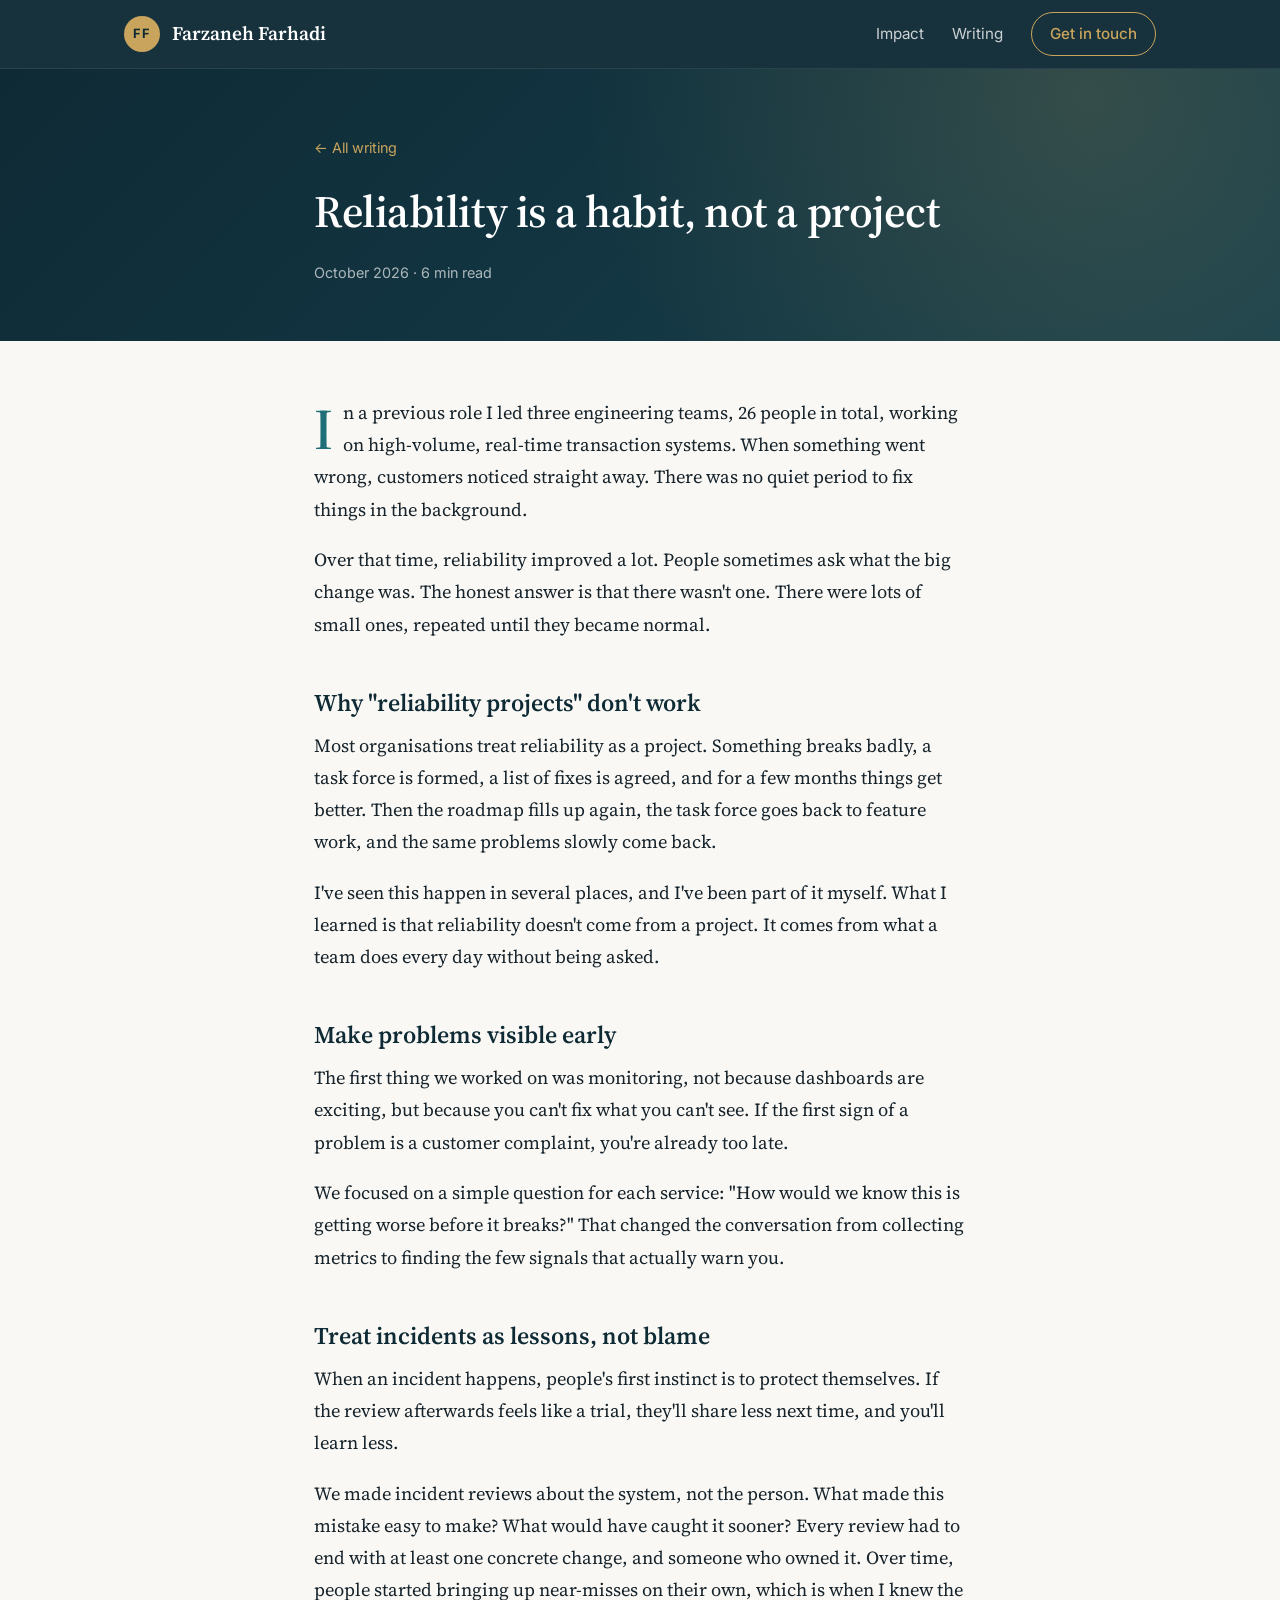
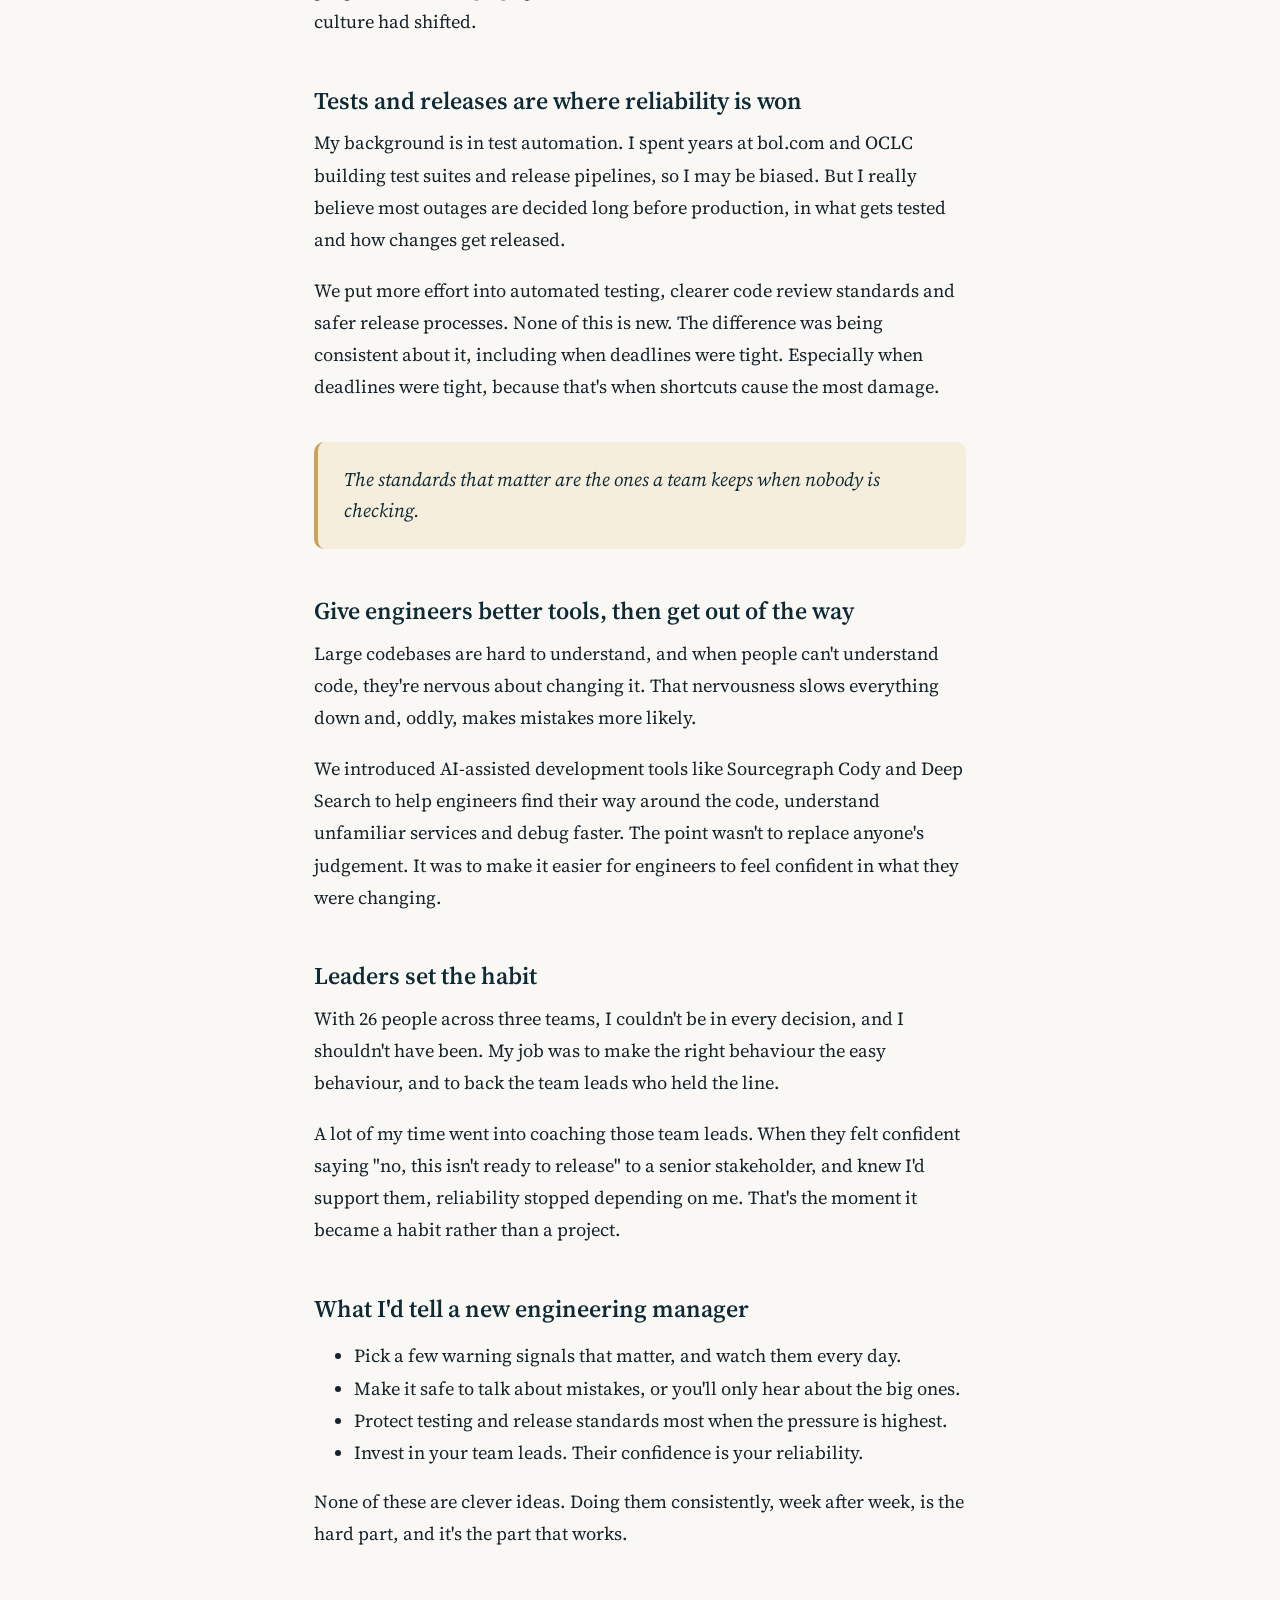
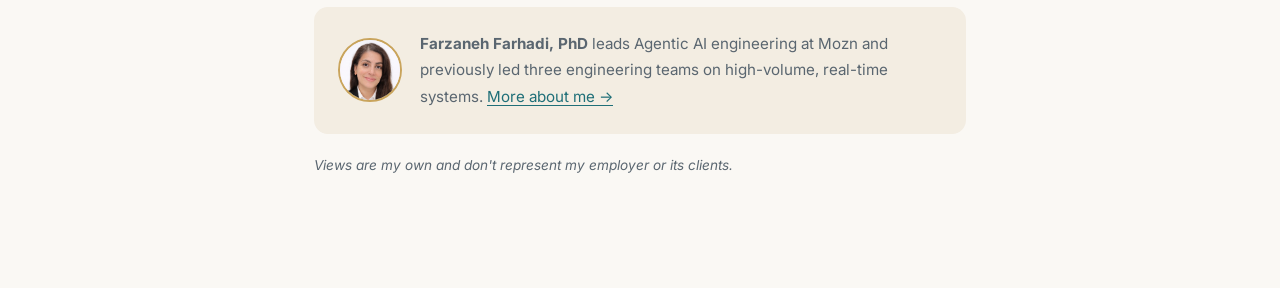
<file: writing/reliability-is-a-habit.html>
<!DOCTYPE html>
<html lang="en-GB">
<head>
  <meta charset="UTF-8">
  <meta name="viewport" content="width=device-width, initial-scale=1.0">
  <title>Reliability is a habit, not a project · Farzaneh Farhadi</title>
  <meta name="description" content="What I learned as an engineering manager leading three teams and 26 engineers on high-volume, real-time systems: monitoring, incidents, testing and team leads.">
  <meta name="author" content="Farzaneh Farhadi">
  <meta name="robots" content="index, follow, max-image-preview:large">
  <meta name="theme-color" content="#0e2a35">
  <link rel="canonical" href="https://farzanehfar.github.io/writing/reliability-is-a-habit.html">
  <link rel="icon" href="../favicon.svg" type="image/svg+xml">
  <meta property="og:type" content="article">
  <meta property="og:site_name" content="Farzaneh Farhadi">
  <meta property="og:url" content="https://farzanehfar.github.io/writing/reliability-is-a-habit.html">
  <meta property="og:title" content="Reliability is a habit, not a project">
  <meta property="og:description" content="What I learned as an engineering manager leading three teams and 26 engineers on high-volume, real-time systems: monitoring, incidents, testing and team leads.">
  <meta property="og:image" content="https://farzanehfar.github.io/assets/og-image.jpg">
  <meta property="og:image:width" content="1200">
  <meta property="og:image:height" content="627">
  <meta property="og:locale" content="en_GB">
  <meta property="article:published_time" content="2026-10-01">
  <meta property="article:author" content="Farzaneh Farhadi">
  <meta property="article:section" content="Engineering leadership">
  <meta name="twitter:card" content="summary_large_image">
  <meta name="twitter:title" content="Reliability is a habit, not a project">
  <meta name="twitter:description" content="What I learned as an engineering manager leading three teams and 26 engineers on high-volume, real-time systems: monitoring, incidents, testing and team leads.">
  <meta name="twitter:image" content="https://farzanehfar.github.io/assets/og-image.jpg">
  <script type="application/ld+json">
{
  "@context": "https://schema.org",
  "@type": "BlogPosting",
  "headline": "Reliability is a habit, not a project",
  "description": "What I learned as an engineering manager leading three teams and 26 engineers on high-volume, real-time systems: monitoring, incidents, testing and team leads.",
  "datePublished": "2026-10-01",
  "dateModified": "2026-10-01",
  "inLanguage": "en-GB",
  "articleSection": "Engineering leadership",
  "keywords": "engineering manager, engineering leadership, reliability, incident management, test automation, team leads",
  "mainEntityOfPage": "https://farzanehfar.github.io/writing/reliability-is-a-habit.html",
  "url": "https://farzanehfar.github.io/writing/reliability-is-a-habit.html",
  "image": "https://farzanehfar.github.io/assets/headshot.jpg",
  "author": {
    "@type": "Person",
    "@id": "https://farzanehfar.github.io/#person",
    "name": "Farzaneh Farhadi",
    "url": "https://farzanehfar.github.io/"
  },
  "publisher": {
    "@type": "Person",
    "@id": "https://farzanehfar.github.io/#person",
    "name": "Farzaneh Farhadi"
  }
}
  </script>
  <link rel="preconnect" href="https://fonts.googleapis.com">
  <link rel="preconnect" href="https://fonts.gstatic.com" crossorigin>
  <link href="https://fonts.googleapis.com/css2?family=Inter:wght@400;500;600&family=Source+Serif+4:opsz,wght@8..60,400;8..60,600&display=swap" rel="stylesheet">
  <link rel="stylesheet" href="../styles.css">
</head>
<body>
<header class="site-header">
  <div class="container">
    <a class="brand" href="../index.html">Farzaneh Farhadi</a>
    <nav class="nav">
      <a href="../index.html#impact">Impact</a>
      <a href="../index.html#writing">Writing</a>
      <a class="nav-cta" href="../index.html#contact">Get in touch</a>
    </nav>
  </div>
</header>

<div class="article-hero">
  <div class="inner">
    <a class="back" href="../index.html#writing">← All writing</a>
    <h1>Reliability is a habit, not a project</h1>
    <p class="meta">October 2026 · 6 min read</p>
  </div>
</div>

<main class="article">

  <p>In a previous role I led three engineering teams, 26 people in total, working on high-volume, real-time transaction systems. When something went wrong, customers noticed straight away. There was no quiet period to fix things in the background.</p>

  <p>Over that time, reliability improved a lot. People sometimes ask what the big change was. The honest answer is that there wasn't one. There were lots of small ones, repeated until they became normal.</p>

  <h2>Why "reliability projects" don't work</h2>

  <p>Most organisations treat reliability as a project. Something breaks badly, a task force is formed, a list of fixes is agreed, and for a few months things get better. Then the roadmap fills up again, the task force goes back to feature work, and the same problems slowly come back.</p>

  <p>I've seen this happen in several places, and I've been part of it myself. What I learned is that reliability doesn't come from a project. It comes from what a team does every day without being asked.</p>

  <h2>Make problems visible early</h2>

  <p>The first thing we worked on was monitoring, not because dashboards are exciting, but because you can't fix what you can't see. If the first sign of a problem is a customer complaint, you're already too late.</p>

  <p>We focused on a simple question for each service: "How would we know this is getting worse before it breaks?" That changed the conversation from collecting metrics to finding the few signals that actually warn you.</p>

  <h2>Treat incidents as lessons, not blame</h2>

  <p>When an incident happens, people's first instinct is to protect themselves. If the review afterwards feels like a trial, they'll share less next time, and you'll learn less.</p>

  <p>We made incident reviews about the system, not the person. What made this mistake easy to make? What would have caught it sooner? Every review had to end with at least one concrete change, and someone who owned it. Over time, people started bringing up near-misses on their own, which is when I knew the culture had shifted.</p>

  <h2>Tests and releases are where reliability is won</h2>

  <p>My background is in test automation. I spent years at bol.com and OCLC building test suites and release pipelines, so I may be biased. But I really believe most outages are decided long before production, in what gets tested and how changes get released.</p>

  <p>We put more effort into automated testing, clearer code review standards and safer release processes. None of this is new. The difference was being consistent about it, including when deadlines were tight. Especially when deadlines were tight, because that's when shortcuts cause the most damage.</p>

  <blockquote>The standards that matter are the ones a team keeps when nobody is checking.</blockquote>

  <h2>Give engineers better tools, then get out of the way</h2>

  <p>Large codebases are hard to understand, and when people can't understand code, they're nervous about changing it. That nervousness slows everything down and, oddly, makes mistakes more likely.</p>

  <p>We introduced AI-assisted development tools like Sourcegraph Cody and Deep Search to help engineers find their way around the code, understand unfamiliar services and debug faster. The point wasn't to replace anyone's judgement. It was to make it easier for engineers to feel confident in what they were changing.</p>

  <h2>Leaders set the habit</h2>

  <p>With 26 people across three teams, I couldn't be in every decision, and I shouldn't have been. My job was to make the right behaviour the easy behaviour, and to back the team leads who held the line.</p>

  <p>A lot of my time went into coaching those team leads. When they felt confident saying "no, this isn't ready to release" to a senior stakeholder, and knew I'd support them, reliability stopped depending on me. That's the moment it became a habit rather than a project.</p>

  <h2>What I'd tell a new engineering manager</h2>

  <ul>
    <li>Pick a few warning signals that matter, and watch them every day.</li>
    <li>Make it safe to talk about mistakes, or you'll only hear about the big ones.</li>
    <li>Protect testing and release standards most when the pressure is highest.</li>
    <li>Invest in your team leads. Their confidence is your reliability.</li>
  </ul>

  <p>None of these are clever ideas. Doing them consistently, week after week, is the hard part, and it's the part that works.</p>

  <div class="author-box">
    <img src="../assets/headshot.jpg" alt="Farzaneh Farhadi, AI Engineering Leader" width="64" height="64" loading="lazy">
    <p><strong>Farzaneh Farhadi, PhD</strong> leads Agentic AI engineering at Mozn and previously led three engineering teams on high-volume, real-time systems. <a href="../index.html">More about me →</a></p>
  </div>
  <p class="disclaimer">Views are my own and don't represent my employer or its clients.</p>
</main>
</body>
</html>
</file>
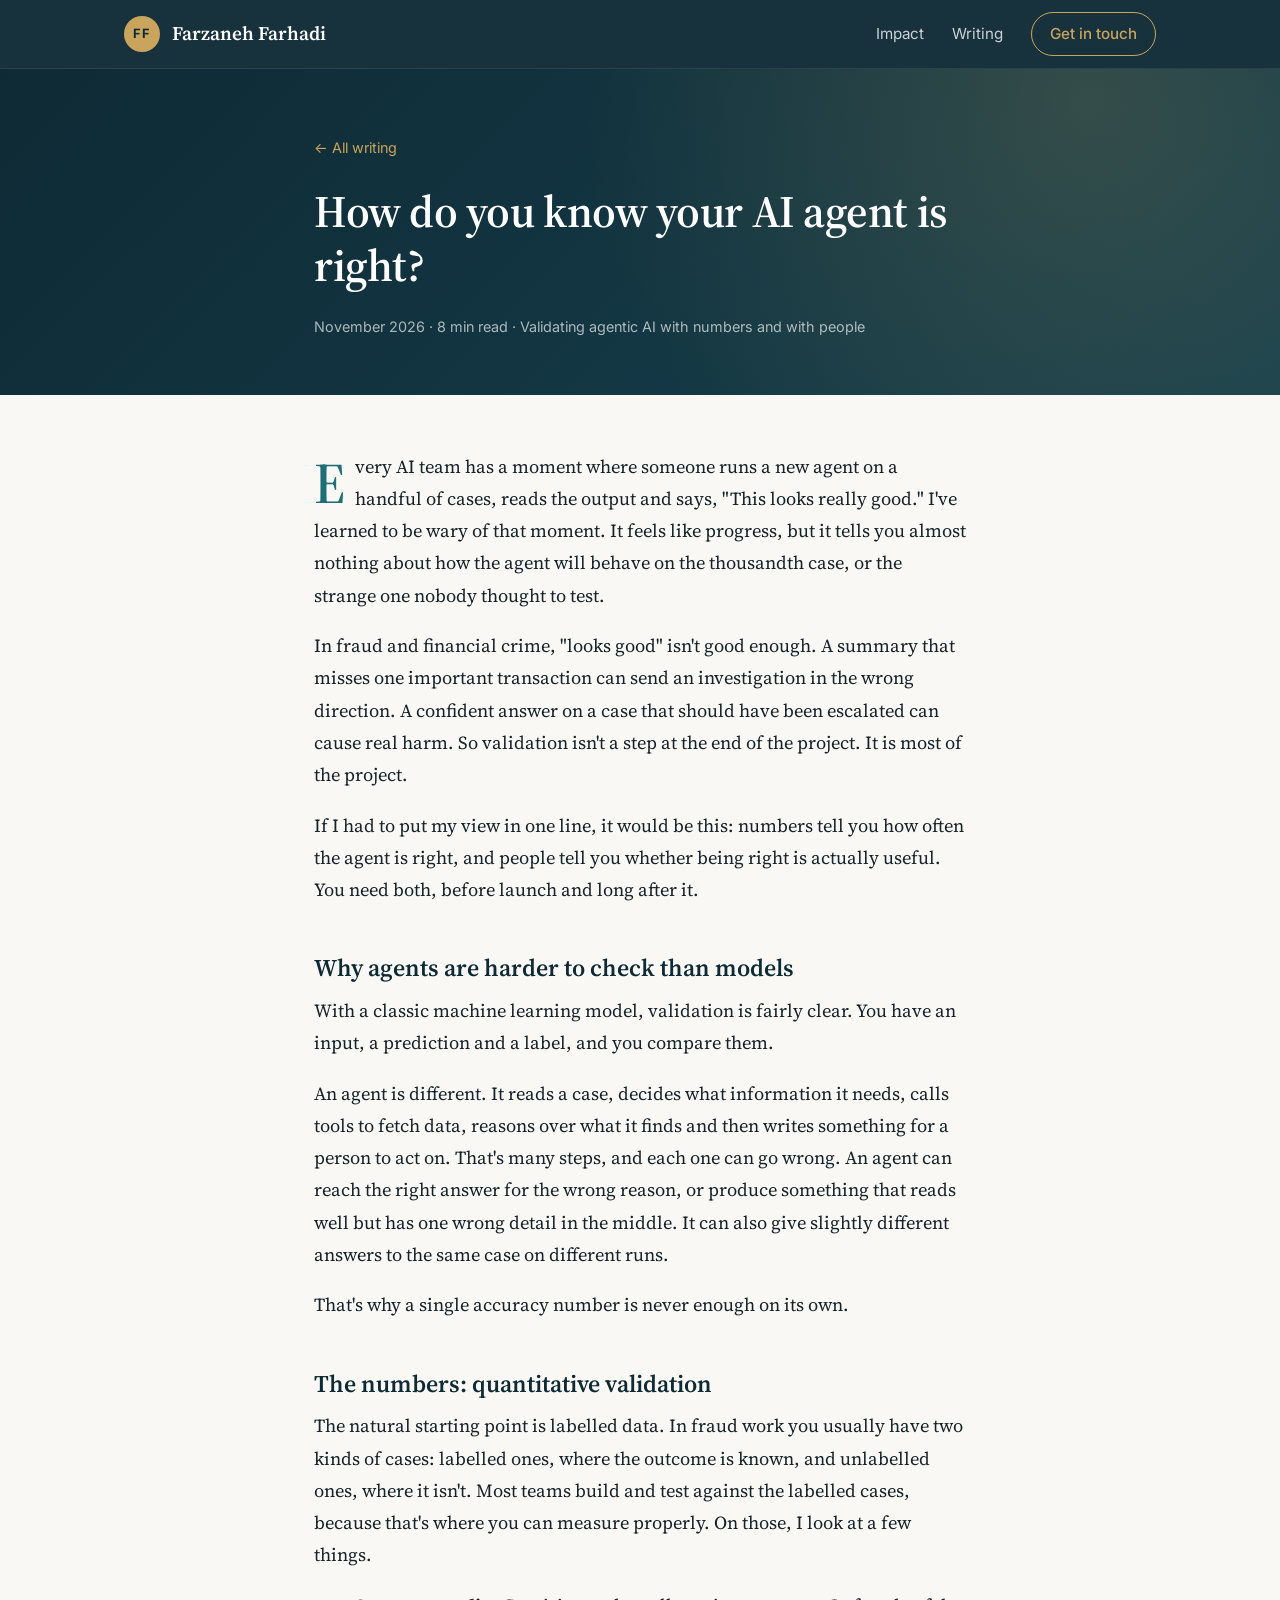
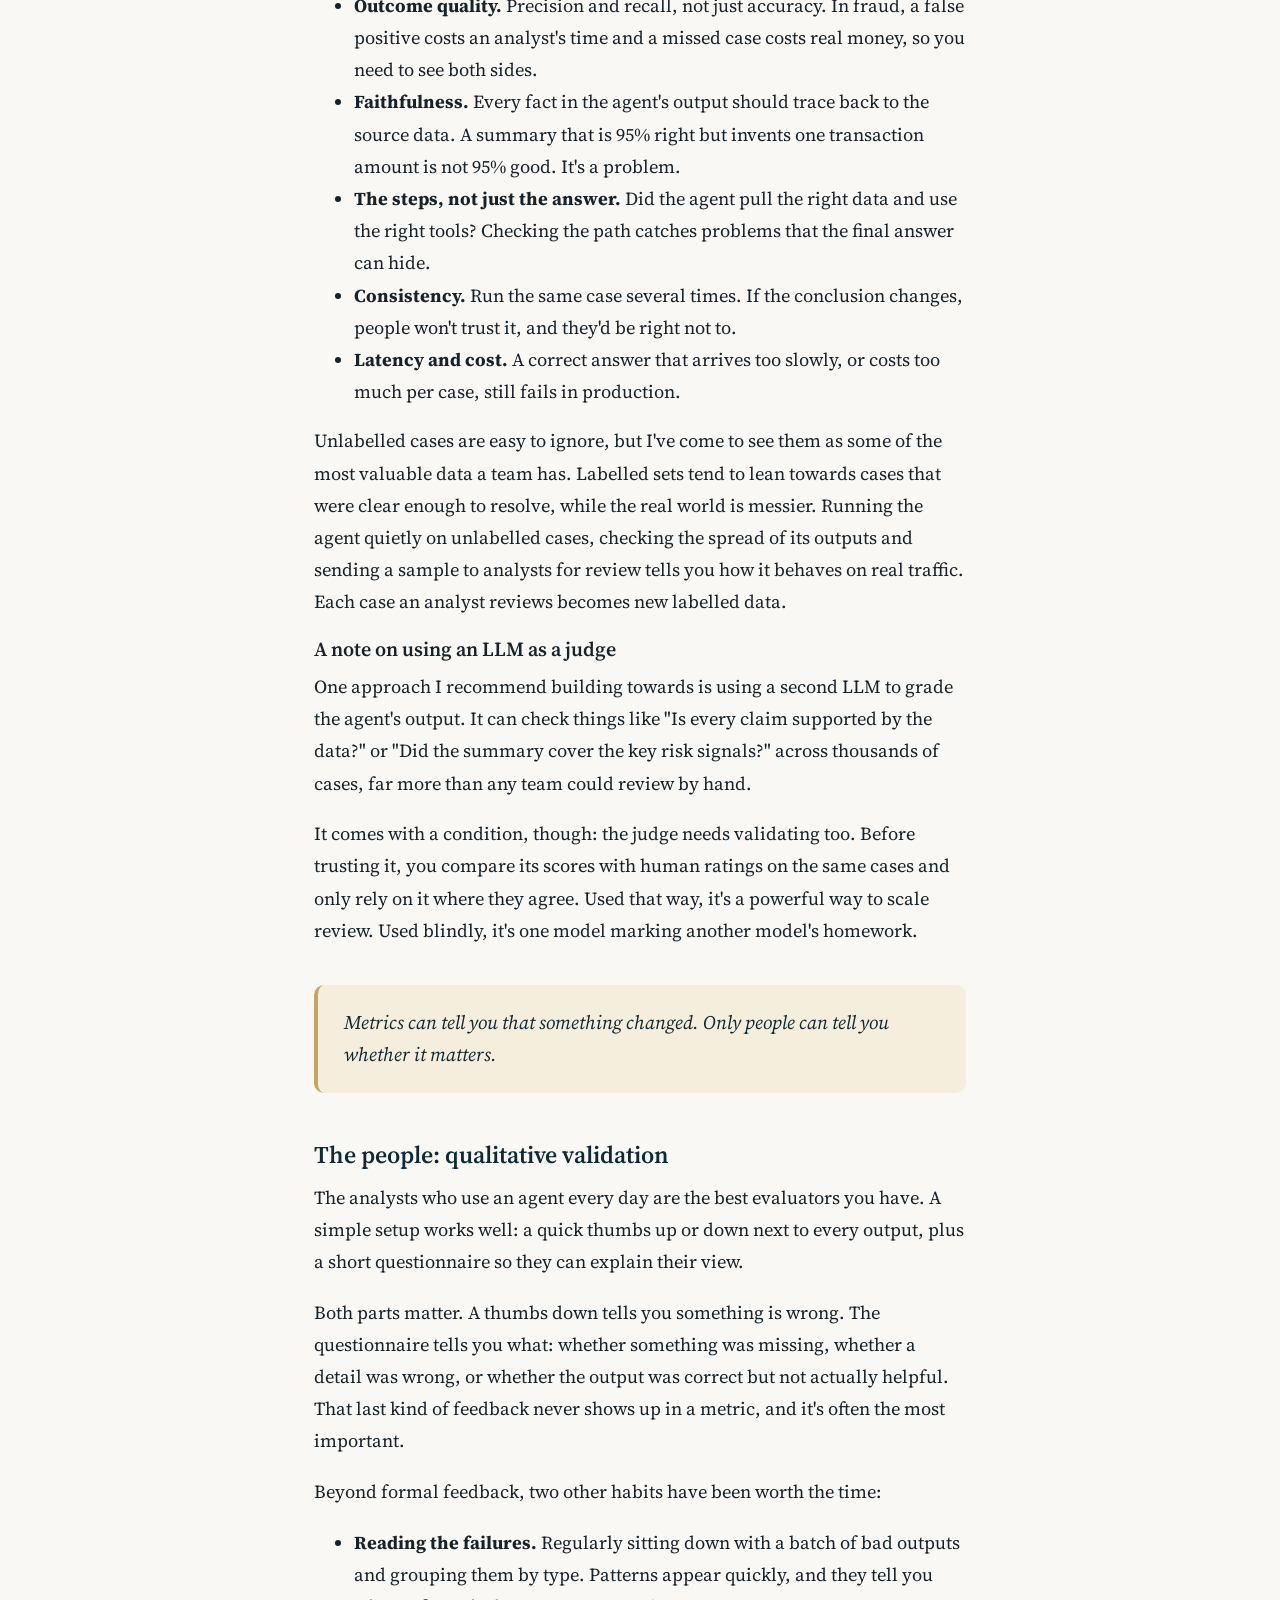
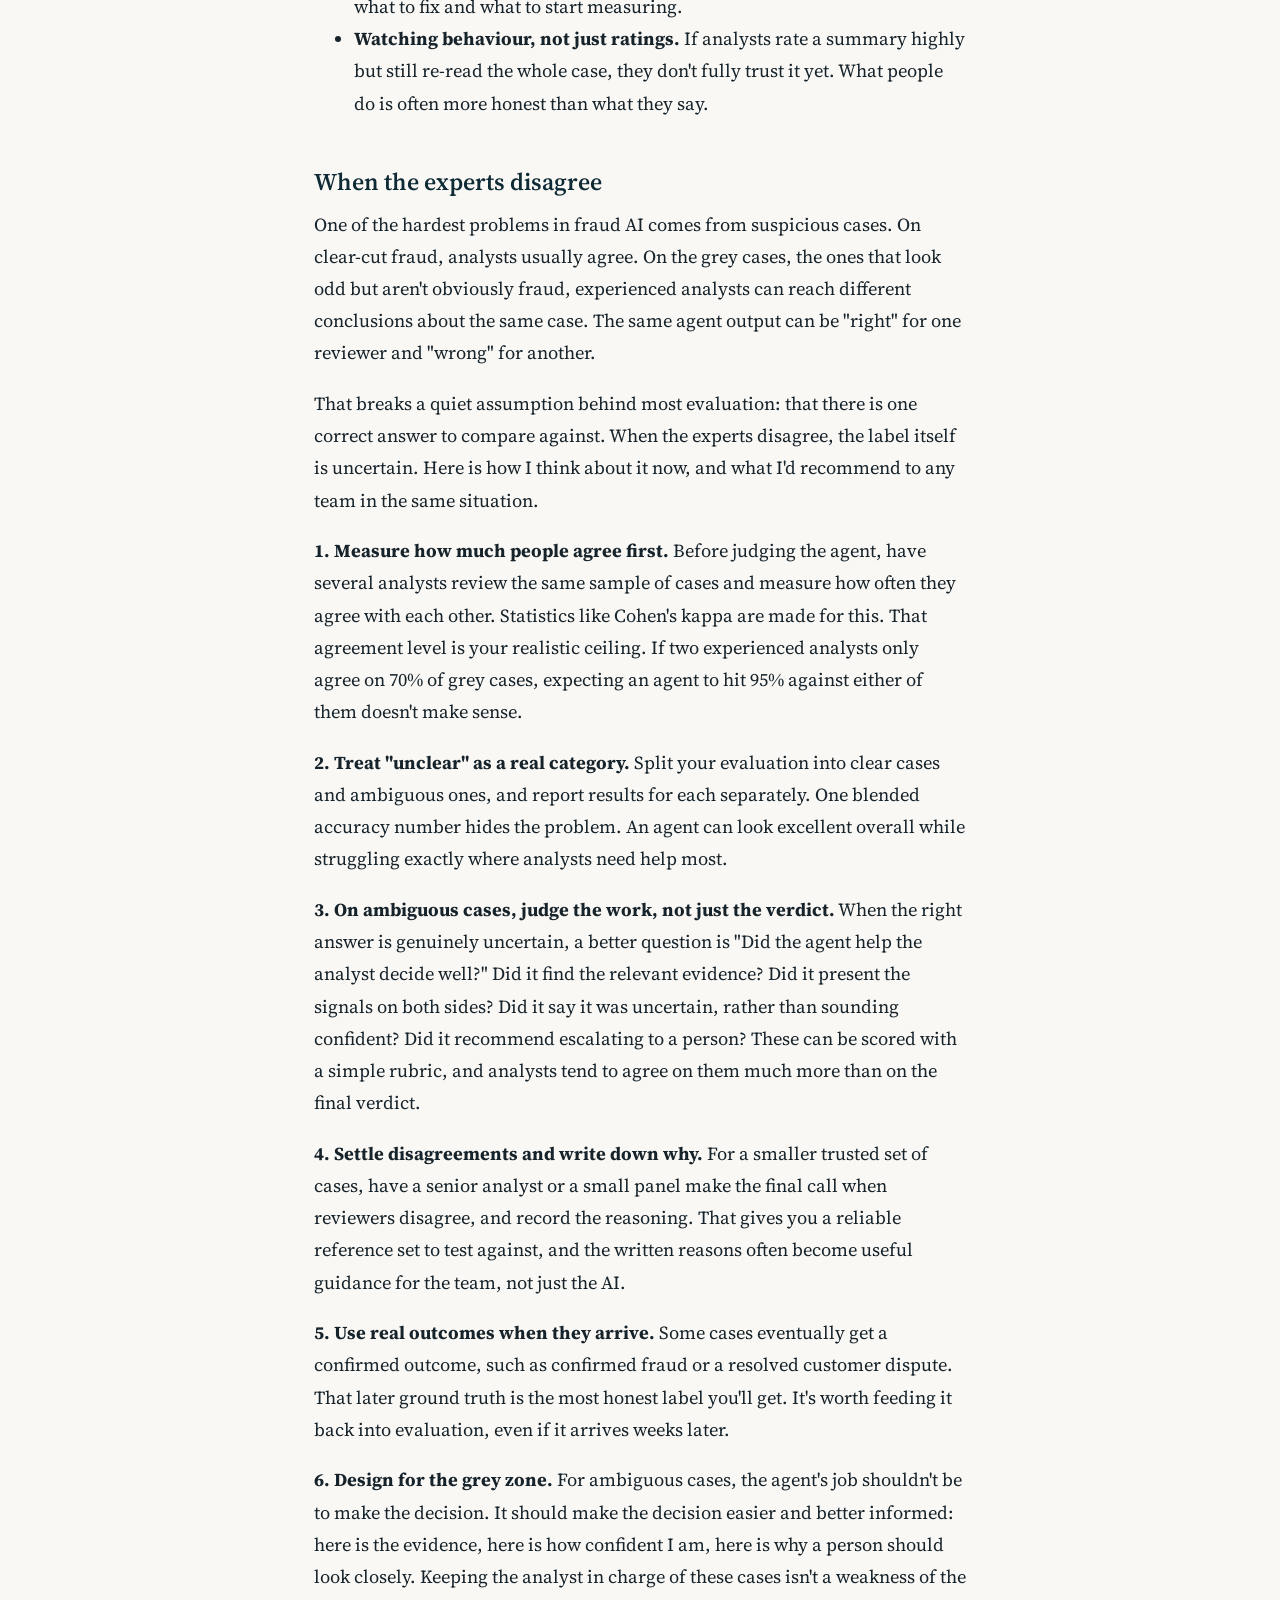
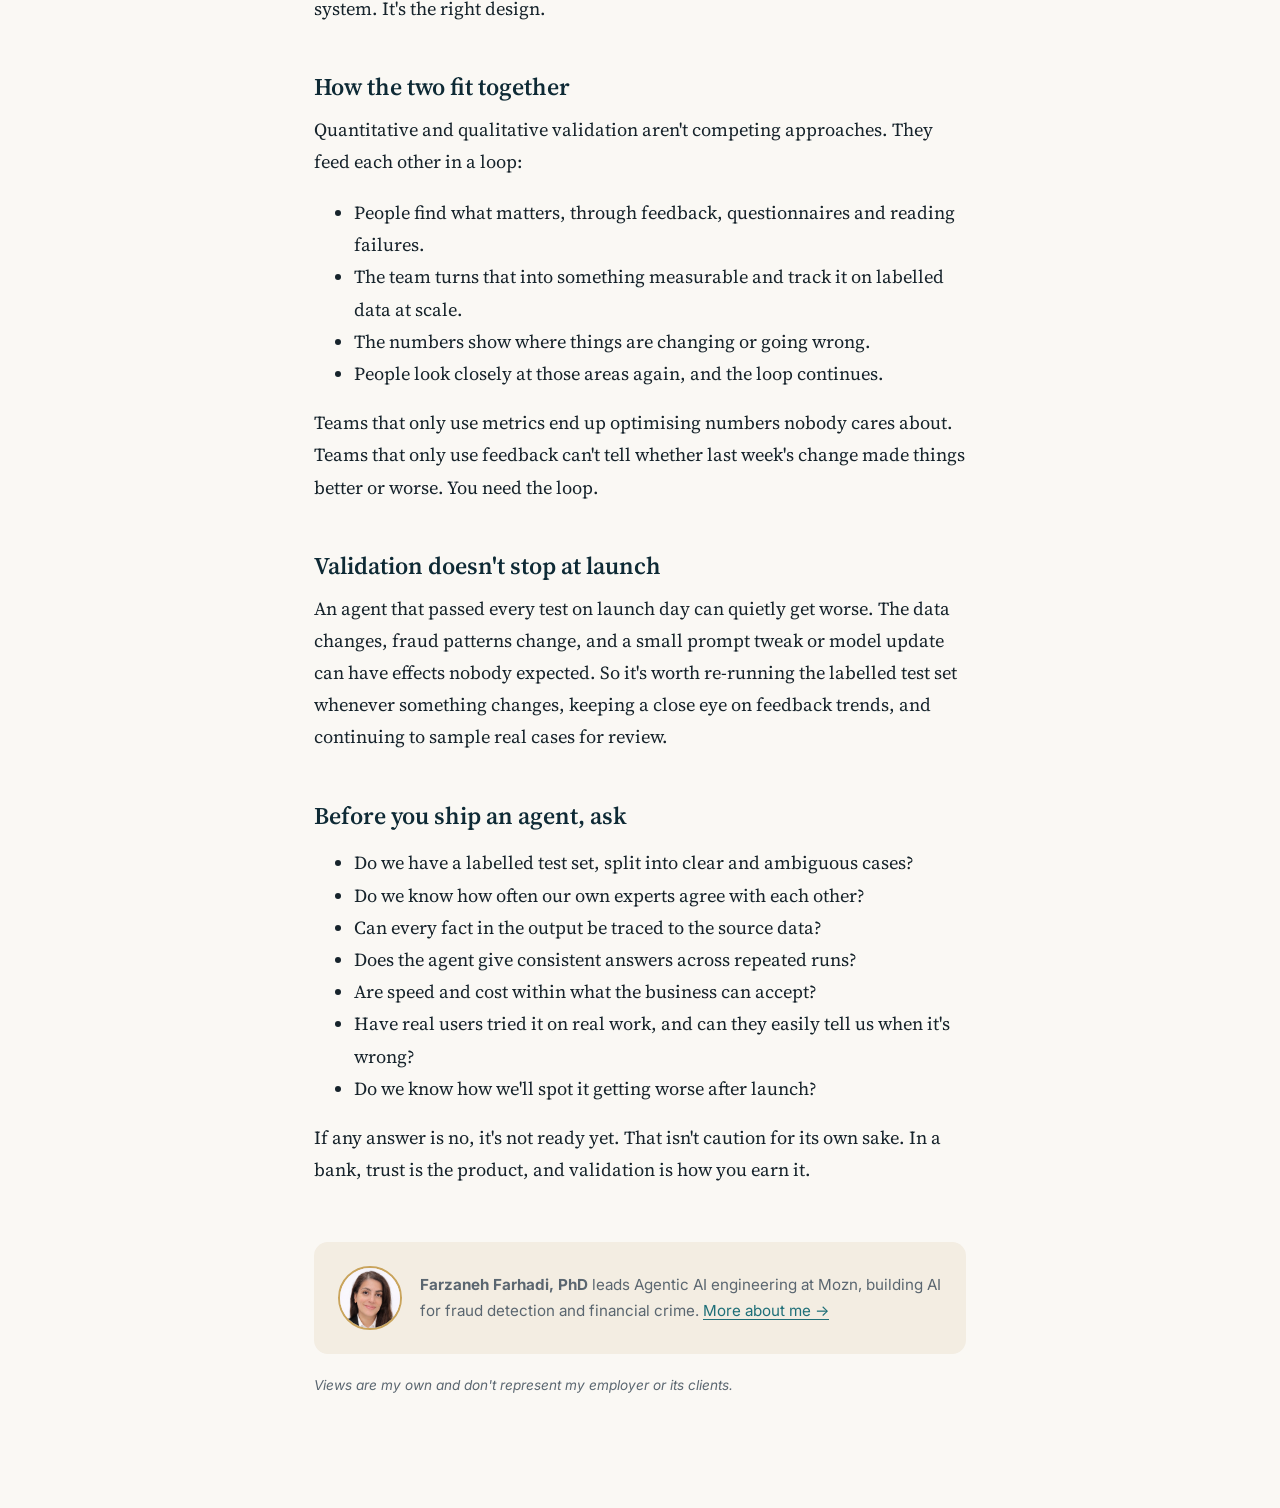
<file: writing/validating-agentic-ai.html>
<!DOCTYPE html>
<html lang="en-GB">
<head>
  <meta charset="UTF-8">
  <meta name="viewport" content="width=device-width, initial-scale=1.0">
  <title>How do you know your AI agent is right? Validating agentic AI · Farzaneh Farhadi</title>
  <meta name="description" content="How to validate agentic AI in production with both quantitative metrics and qualitative expert review, including what to do when expert analysts disagree on the right answer.">
  <meta name="author" content="Farzaneh Farhadi">
  <meta name="robots" content="index, follow, max-image-preview:large">
  <meta name="theme-color" content="#0e2a35">
  <link rel="canonical" href="https://farzanehfar.github.io/writing/validating-agentic-ai.html">
  <link rel="icon" href="../favicon.svg" type="image/svg+xml">
  <meta property="og:type" content="article">
  <meta property="og:site_name" content="Farzaneh Farhadi">
  <meta property="og:url" content="https://farzanehfar.github.io/writing/validating-agentic-ai.html">
  <meta property="og:title" content="How do you know your AI agent is right?">
  <meta property="og:description" content="Validating agentic AI with numbers and with people, and what to do when the experts disagree.">
  <meta property="og:image" content="https://farzanehfar.github.io/assets/og-image.jpg">
  <meta property="og:image:width" content="1200">
  <meta property="og:image:height" content="627">
  <meta property="og:locale" content="en_GB">
  <meta property="article:published_time" content="2026-11-03">
  <meta property="article:author" content="Farzaneh Farhadi">
  <meta property="article:section" content="Agentic AI">
  <meta name="twitter:card" content="summary_large_image">
  <meta name="twitter:title" content="How do you know your AI agent is right?">
  <meta name="twitter:description" content="Validating agentic AI with numbers and with people, and what to do when the experts disagree.">
  <meta name="twitter:image" content="https://farzanehfar.github.io/assets/og-image.jpg">
  <script type="application/ld+json">
  {
    "@context": "https://schema.org",
    "@type": "BlogPosting",
    "headline": "How do you know your AI agent is right?",
    "alternativeHeadline": "Validating agentic AI with numbers and with people",
    "description": "How to validate agentic AI in production with both quantitative metrics and qualitative expert review, including what to do when expert analysts disagree on the right answer.",
    "datePublished": "2026-11-03",
    "dateModified": "2026-11-03",
    "inLanguage": "en-GB",
    "articleSection": "Agentic AI",
    "keywords": "agentic AI evaluation, AI agent validation, LLM evaluation, LLM-as-a-judge, human evaluation, inter-annotator agreement, fraud detection, financial crime",
    "mainEntityOfPage": "https://farzanehfar.github.io/writing/validating-agentic-ai.html",
    "url": "https://farzanehfar.github.io/writing/validating-agentic-ai.html",
    "image": "https://farzanehfar.github.io/assets/headshot.jpg",
    "author": { "@type": "Person", "@id": "https://farzanehfar.github.io/#person", "name": "Farzaneh Farhadi", "url": "https://farzanehfar.github.io/" },
    "publisher": { "@type": "Person", "@id": "https://farzanehfar.github.io/#person", "name": "Farzaneh Farhadi" }
  }
  </script>
  <link rel="preconnect" href="https://fonts.googleapis.com">
  <link rel="preconnect" href="https://fonts.gstatic.com" crossorigin>
  <link href="https://fonts.googleapis.com/css2?family=Inter:wght@400;500;600&family=Source+Serif+4:opsz,wght@8..60,400;8..60,600&display=swap" rel="stylesheet">
  <link rel="stylesheet" href="../styles.css">
</head>
<body>
<header class="site-header">
  <div class="container">
    <a class="brand" href="../index.html">Farzaneh Farhadi</a>
    <nav class="nav">
      <a href="../index.html#impact">Impact</a>
      <a href="../index.html#writing">Writing</a>
      <a class="nav-cta" href="../index.html#contact">Get in touch</a>
    </nav>
  </div>
</header>

<div class="article-hero">
  <div class="inner">
    <a class="back" href="../index.html#writing">← All writing</a>
    <h1>How do you know your AI agent is right?</h1>
    <p class="meta">November 2026 · 8 min read · Validating agentic AI with numbers and with people</p>
  </div>
</div>

<main class="article">
  <p>Every AI team has a moment where someone runs a new agent on a handful of cases, reads the output and says, "This looks really good." I've learned to be wary of that moment. It feels like progress, but it tells you almost nothing about how the agent will behave on the thousandth case, or the strange one nobody thought to test.</p>

  <p>In fraud and financial crime, "looks good" isn't good enough. A summary that misses one important transaction can send an investigation in the wrong direction. A confident answer on a case that should have been escalated can cause real harm. So validation isn't a step at the end of the project. It is most of the project.</p>

  <p>If I had to put my view in one line, it would be this: numbers tell you how often the agent is right, and people tell you whether being right is actually useful. You need both, before launch and long after it.</p>

  <h2>Why agents are harder to check than models</h2>

  <p>With a classic machine learning model, validation is fairly clear. You have an input, a prediction and a label, and you compare them.</p>

  <p>An agent is different. It reads a case, decides what information it needs, calls tools to fetch data, reasons over what it finds and then writes something for a person to act on. That's many steps, and each one can go wrong. An agent can reach the right answer for the wrong reason, or produce something that reads well but has one wrong detail in the middle. It can also give slightly different answers to the same case on different runs.</p>

  <p>That's why a single accuracy number is never enough on its own.</p>

  <h2>The numbers: quantitative validation</h2>

  <p>The natural starting point is labelled data. In fraud work you usually have two kinds of cases: labelled ones, where the outcome is known, and unlabelled ones, where it isn't. Most teams build and test against the labelled cases, because that's where you can measure properly. On those, I look at a few things.</p>

  <ul>
    <li><strong>Outcome quality.</strong> Precision and recall, not just accuracy. In fraud, a false positive costs an analyst's time and a missed case costs real money, so you need to see both sides.</li>
    <li><strong>Faithfulness.</strong> Every fact in the agent's output should trace back to the source data. A summary that is 95% right but invents one transaction amount is not 95% good. It's a problem.</li>
    <li><strong>The steps, not just the answer.</strong> Did the agent pull the right data and use the right tools? Checking the path catches problems that the final answer can hide.</li>
    <li><strong>Consistency.</strong> Run the same case several times. If the conclusion changes, people won't trust it, and they'd be right not to.</li>
    <li><strong>Latency and cost.</strong> A correct answer that arrives too slowly, or costs too much per case, still fails in production.</li>
  </ul>

  <p>Unlabelled cases are easy to ignore, but I've come to see them as some of the most valuable data a team has. Labelled sets tend to lean towards cases that were clear enough to resolve, while the real world is messier. Running the agent quietly on unlabelled cases, checking the spread of its outputs and sending a sample to analysts for review tells you how it behaves on real traffic. Each case an analyst reviews becomes new labelled data.</p>

  <h3>A note on using an LLM as a judge</h3>

  <p>One approach I recommend building towards is using a second LLM to grade the agent's output. It can check things like "Is every claim supported by the data?" or "Did the summary cover the key risk signals?" across thousands of cases, far more than any team could review by hand.</p>

  <p>It comes with a condition, though: the judge needs validating too. Before trusting it, you compare its scores with human ratings on the same cases and only rely on it where they agree. Used that way, it's a powerful way to scale review. Used blindly, it's one model marking another model's homework.</p>

  <blockquote>Metrics can tell you that something changed. Only people can tell you whether it matters.</blockquote>

  <h2>The people: qualitative validation</h2>

  <p>The analysts who use an agent every day are the best evaluators you have. A simple setup works well: a quick thumbs up or down next to every output, plus a short questionnaire so they can explain their view.</p>

  <p>Both parts matter. A thumbs down tells you something is wrong. The questionnaire tells you what: whether something was missing, whether a detail was wrong, or whether the output was correct but not actually helpful. That last kind of feedback never shows up in a metric, and it's often the most important.</p>

  <p>Beyond formal feedback, two other habits have been worth the time:</p>
  <ul>
    <li><strong>Reading the failures.</strong> Regularly sitting down with a batch of bad outputs and grouping them by type. Patterns appear quickly, and they tell you what to fix and what to start measuring.</li>
    <li><strong>Watching behaviour, not just ratings.</strong> If analysts rate a summary highly but still re-read the whole case, they don't fully trust it yet. What people do is often more honest than what they say.</li>
  </ul>

  <h2>When the experts disagree</h2>

  <p>One of the hardest problems in fraud AI comes from suspicious cases. On clear-cut fraud, analysts usually agree. On the grey cases, the ones that look odd but aren't obviously fraud, experienced analysts can reach different conclusions about the same case. The same agent output can be "right" for one reviewer and "wrong" for another.</p>

  <p>That breaks a quiet assumption behind most evaluation: that there is one correct answer to compare against. When the experts disagree, the label itself is uncertain. Here is how I think about it now, and what I'd recommend to any team in the same situation.</p>

  <p><strong>1. Measure how much people agree first.</strong> Before judging the agent, have several analysts review the same sample of cases and measure how often they agree with each other. Statistics like Cohen's kappa are made for this. That agreement level is your realistic ceiling. If two experienced analysts only agree on 70% of grey cases, expecting an agent to hit 95% against either of them doesn't make sense.</p>

  <p><strong>2. Treat "unclear" as a real category.</strong> Split your evaluation into clear cases and ambiguous ones, and report results for each separately. One blended accuracy number hides the problem. An agent can look excellent overall while struggling exactly where analysts need help most.</p>

  <p><strong>3. On ambiguous cases, judge the work, not just the verdict.</strong> When the right answer is genuinely uncertain, a better question is "Did the agent help the analyst decide well?" Did it find the relevant evidence? Did it present the signals on both sides? Did it say it was uncertain, rather than sounding confident? Did it recommend escalating to a person? These can be scored with a simple rubric, and analysts tend to agree on them much more than on the final verdict.</p>

  <p><strong>4. Settle disagreements and write down why.</strong> For a smaller trusted set of cases, have a senior analyst or a small panel make the final call when reviewers disagree, and record the reasoning. That gives you a reliable reference set to test against, and the written reasons often become useful guidance for the team, not just the AI.</p>

  <p><strong>5. Use real outcomes when they arrive.</strong> Some cases eventually get a confirmed outcome, such as confirmed fraud or a resolved customer dispute. That later ground truth is the most honest label you'll get. It's worth feeding it back into evaluation, even if it arrives weeks later.</p>

  <p><strong>6. Design for the grey zone.</strong> For ambiguous cases, the agent's job shouldn't be to make the decision. It should make the decision easier and better informed: here is the evidence, here is how confident I am, here is why a person should look closely. Keeping the analyst in charge of these cases isn't a weakness of the system. It's the right design.</p>

  <h2>How the two fit together</h2>

  <p>Quantitative and qualitative validation aren't competing approaches. They feed each other in a loop:</p>
  <ul>
    <li>People find what matters, through feedback, questionnaires and reading failures.</li>
    <li>The team turns that into something measurable and track it on labelled data at scale.</li>
    <li>The numbers show where things are changing or going wrong.</li>
    <li>People look closely at those areas again, and the loop continues.</li>
  </ul>

  <p>Teams that only use metrics end up optimising numbers nobody cares about. Teams that only use feedback can't tell whether last week's change made things better or worse. You need the loop.</p>

  <h2>Validation doesn't stop at launch</h2>

  <p>An agent that passed every test on launch day can quietly get worse. The data changes, fraud patterns change, and a small prompt tweak or model update can have effects nobody expected. So it's worth re-running the labelled test set whenever something changes, keeping a close eye on feedback trends, and continuing to sample real cases for review.</p>

  <h2>Before you ship an agent, ask</h2>
  <ul>
    <li>Do we have a labelled test set, split into clear and ambiguous cases?</li>
    <li>Do we know how often our own experts agree with each other?</li>
    <li>Can every fact in the output be traced to the source data?</li>
    <li>Does the agent give consistent answers across repeated runs?</li>
    <li>Are speed and cost within what the business can accept?</li>
    <li>Have real users tried it on real work, and can they easily tell us when it's wrong?</li>
    <li>Do we know how we'll spot it getting worse after launch?</li>
  </ul>

  <p>If any answer is no, it's not ready yet. That isn't caution for its own sake. In a bank, trust is the product, and validation is how you earn it.</p>

  <div class="author-box">
    <img src="../assets/headshot.jpg" alt="Farzaneh Farhadi, AI Engineering Leader" width="64" height="64" loading="lazy">
    <p><strong>Farzaneh Farhadi, PhD</strong> leads Agentic AI engineering at Mozn, building AI for fraud detection and financial crime. <a href="../index.html">More about me →</a></p>
  </div>
  <p class="disclaimer">Views are my own and don't represent my employer or its clients.</p>
</main>
</body>
</html>
</file>
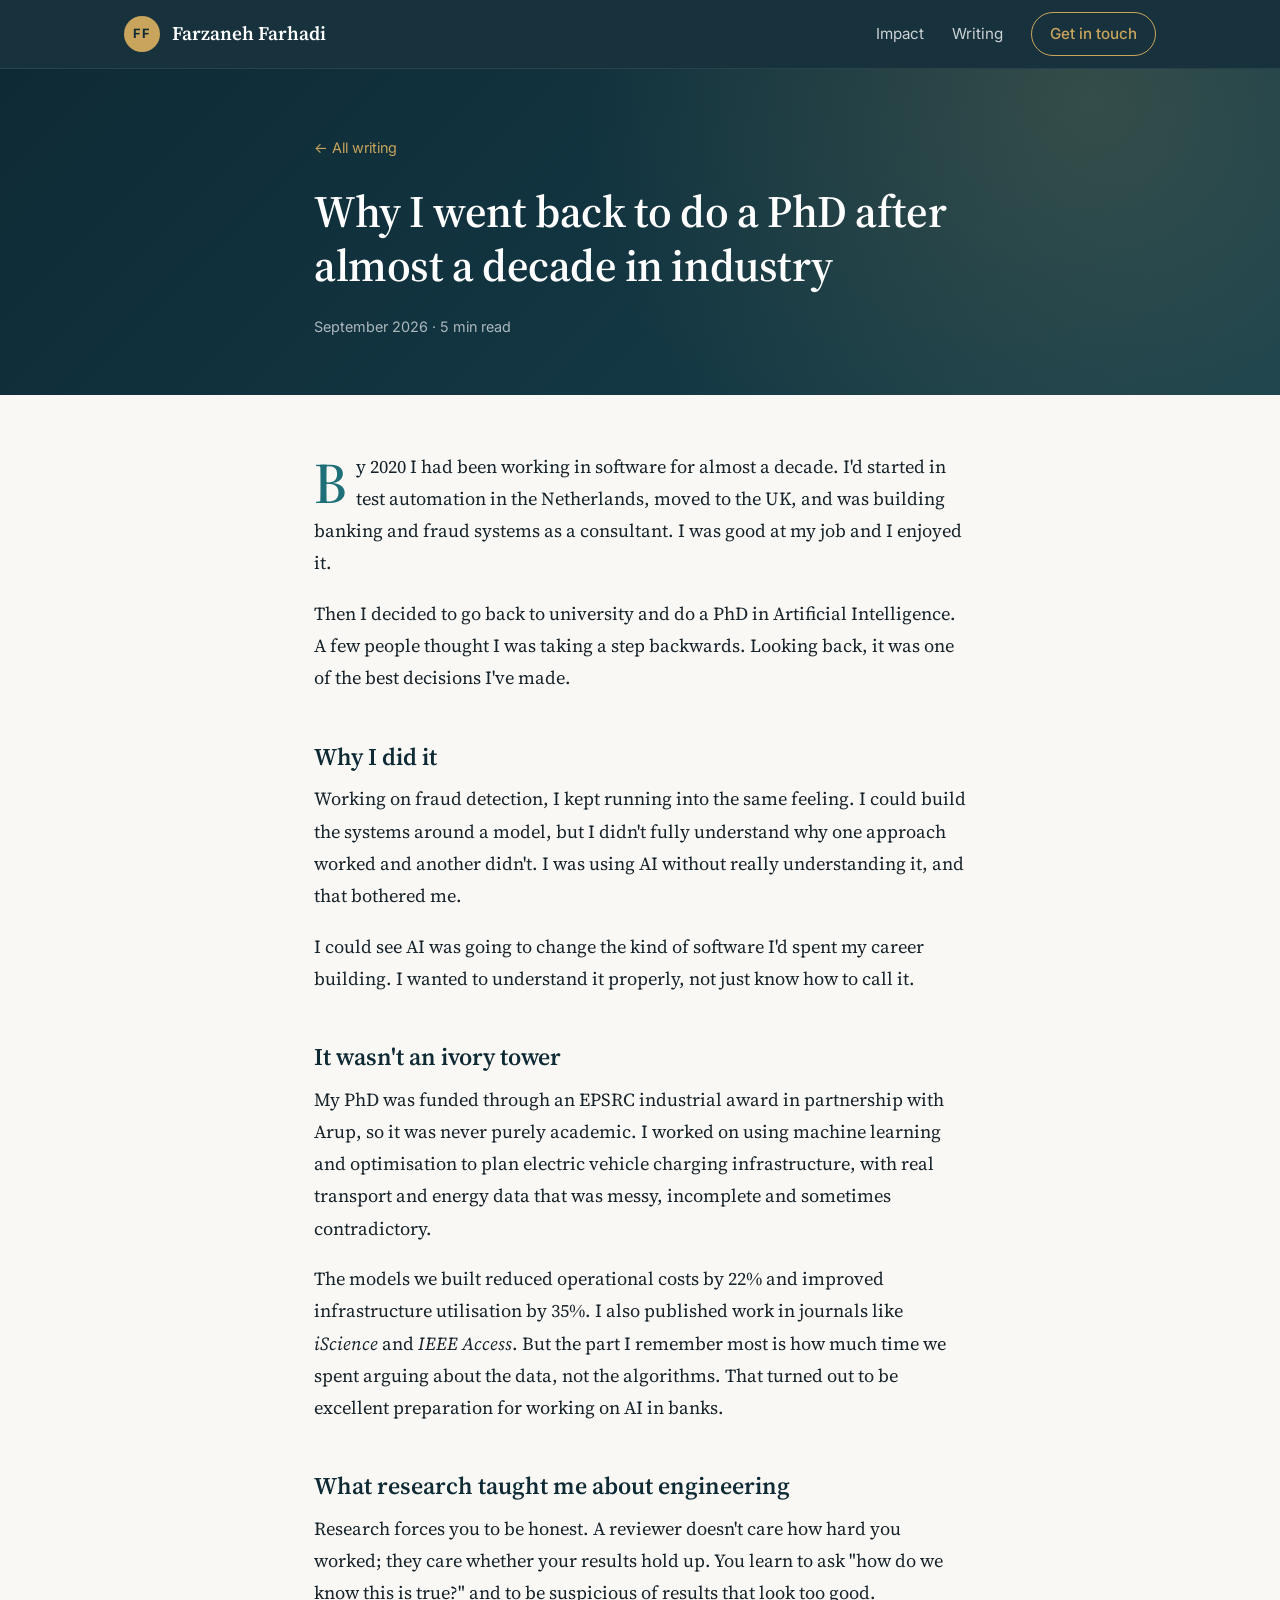
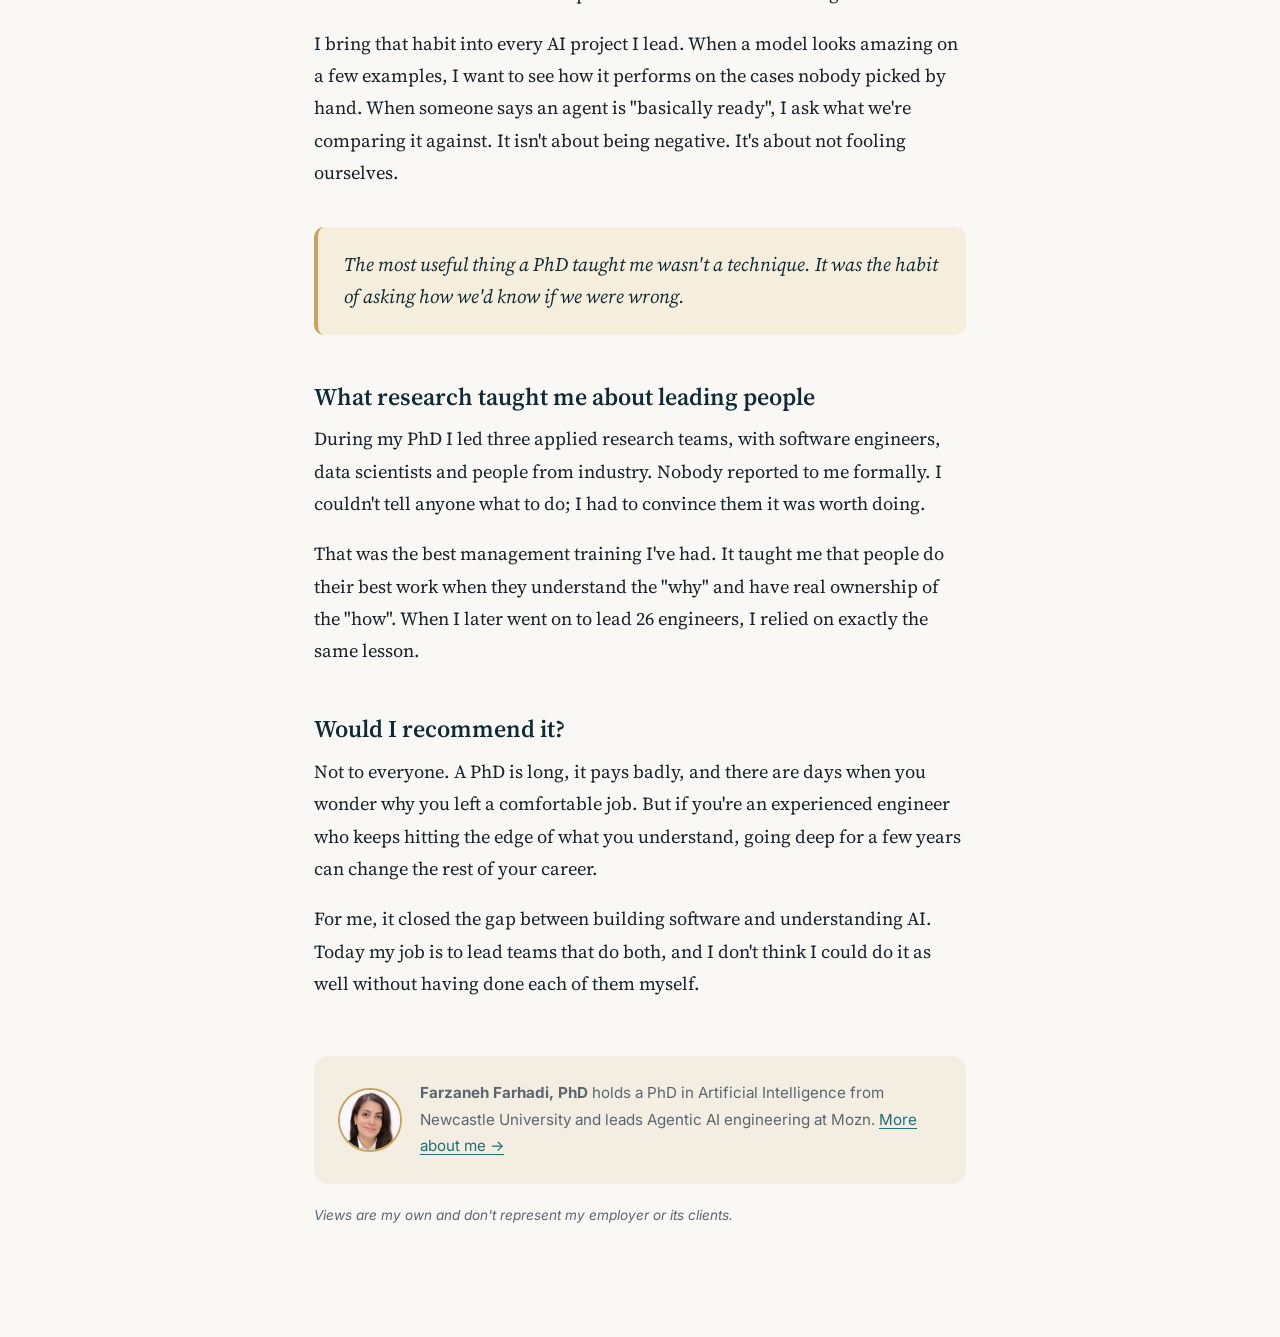
<file: writing/why-i-did-a-phd.html>
<!DOCTYPE html>
<html lang="en-GB">
<head>
  <meta charset="UTF-8">
  <meta name="viewport" content="width=device-width, initial-scale=1.0">
  <title>Why I went back to do a PhD after almost a decade in industry · Farzaneh Farhadi</title>
  <meta name="description" content="Why an experienced software engineer went back to do a PhD in Artificial Intelligence, and how it shaped the way I lead AI engineering teams.">
  <meta name="author" content="Farzaneh Farhadi">
  <meta name="robots" content="index, follow, max-image-preview:large">
  <meta name="theme-color" content="#0e2a35">
  <link rel="canonical" href="https://farzanehfar.github.io/writing/why-i-did-a-phd.html">
  <link rel="icon" href="../favicon.svg" type="image/svg+xml">
  <meta property="og:type" content="article">
  <meta property="og:site_name" content="Farzaneh Farhadi">
  <meta property="og:url" content="https://farzanehfar.github.io/writing/why-i-did-a-phd.html">
  <meta property="og:title" content="Why I went back to do a PhD after almost a decade in industry">
  <meta property="og:description" content="Why an experienced software engineer went back to do a PhD in Artificial Intelligence, and how it shaped the way I lead AI engineering teams.">
  <meta property="og:image" content="https://farzanehfar.github.io/assets/og-image.jpg">
  <meta property="og:image:width" content="1200">
  <meta property="og:image:height" content="627">
  <meta property="og:locale" content="en_GB">
  <meta property="article:published_time" content="2026-09-01">
  <meta property="article:author" content="Farzaneh Farhadi">
  <meta property="article:section" content="Career">
  <meta name="twitter:card" content="summary_large_image">
  <meta name="twitter:title" content="Why I went back to do a PhD after almost a decade in industry">
  <meta name="twitter:description" content="Why an experienced software engineer went back to do a PhD in Artificial Intelligence, and how it shaped the way I lead AI engineering teams.">
  <meta name="twitter:image" content="https://farzanehfar.github.io/assets/og-image.jpg">
  <script type="application/ld+json">
{
  "@context": "https://schema.org",
  "@type": "BlogPosting",
  "headline": "Why I went back to do a PhD after almost a decade in industry",
  "description": "Why an experienced software engineer went back to do a PhD in Artificial Intelligence, and how it shaped the way I lead AI engineering teams.",
  "datePublished": "2026-09-01",
  "dateModified": "2026-09-01",
  "inLanguage": "en-GB",
  "articleSection": "Career",
  "keywords": "PhD in AI, AI leadership, applied AI research, engineering manager, career",
  "mainEntityOfPage": "https://farzanehfar.github.io/writing/why-i-did-a-phd.html",
  "url": "https://farzanehfar.github.io/writing/why-i-did-a-phd.html",
  "image": "https://farzanehfar.github.io/assets/headshot.jpg",
  "author": {
    "@type": "Person",
    "@id": "https://farzanehfar.github.io/#person",
    "name": "Farzaneh Farhadi",
    "url": "https://farzanehfar.github.io/"
  },
  "publisher": {
    "@type": "Person",
    "@id": "https://farzanehfar.github.io/#person",
    "name": "Farzaneh Farhadi"
  }
}
  </script>
  <link rel="preconnect" href="https://fonts.googleapis.com">
  <link rel="preconnect" href="https://fonts.gstatic.com" crossorigin>
  <link href="https://fonts.googleapis.com/css2?family=Inter:wght@400;500;600&family=Source+Serif+4:opsz,wght@8..60,400;8..60,600&display=swap" rel="stylesheet">
  <link rel="stylesheet" href="../styles.css">
</head>
<body>
<header class="site-header">
  <div class="container">
    <a class="brand" href="../index.html">Farzaneh Farhadi</a>
    <nav class="nav">
      <a href="../index.html#impact">Impact</a>
      <a href="../index.html#writing">Writing</a>
      <a class="nav-cta" href="../index.html#contact">Get in touch</a>
    </nav>
  </div>
</header>

<div class="article-hero">
  <div class="inner">
    <a class="back" href="../index.html#writing">← All writing</a>
    <h1>Why I went back to do a PhD after almost a decade in industry</h1>
    <p class="meta">September 2026 · 5 min read</p>
  </div>
</div>

<main class="article">

  <p>By 2020 I had been working in software for almost a decade. I'd started in test automation in the Netherlands, moved to the UK, and was building banking and fraud systems as a consultant. I was good at my job and I enjoyed it.</p>

  <p>Then I decided to go back to university and do a PhD in Artificial Intelligence. A few people thought I was taking a step backwards. Looking back, it was one of the best decisions I've made.</p>

  <h2>Why I did it</h2>

  <p>Working on fraud detection, I kept running into the same feeling. I could build the systems around a model, but I didn't fully understand why one approach worked and another didn't. I was using AI without really understanding it, and that bothered me.</p>

  <p>I could see AI was going to change the kind of software I'd spent my career building. I wanted to understand it properly, not just know how to call it.</p>

  <h2>It wasn't an ivory tower</h2>

  <p>My PhD was funded through an EPSRC industrial award in partnership with Arup, so it was never purely academic. I worked on using machine learning and optimisation to plan electric vehicle charging infrastructure, with real transport and energy data that was messy, incomplete and sometimes contradictory.</p>

  <p>The models we built reduced operational costs by 22% and improved infrastructure utilisation by 35%. I also published work in journals like <em>iScience</em> and <em>IEEE Access</em>. But the part I remember most is how much time we spent arguing about the data, not the algorithms. That turned out to be excellent preparation for working on AI in banks.</p>

  <h2>What research taught me about engineering</h2>

  <p>Research forces you to be honest. A reviewer doesn't care how hard you worked; they care whether your results hold up. You learn to ask "how do we know this is true?" and to be suspicious of results that look too good.</p>

  <p>I bring that habit into every AI project I lead. When a model looks amazing on a few examples, I want to see how it performs on the cases nobody picked by hand. When someone says an agent is "basically ready", I ask what we're comparing it against. It isn't about being negative. It's about not fooling ourselves.</p>

  <blockquote>The most useful thing a PhD taught me wasn't a technique. It was the habit of asking how we'd know if we were wrong.</blockquote>

  <h2>What research taught me about leading people</h2>

  <p>During my PhD I led three applied research teams, with software engineers, data scientists and people from industry. Nobody reported to me formally. I couldn't tell anyone what to do; I had to convince them it was worth doing.</p>

  <p>That was the best management training I've had. It taught me that people do their best work when they understand the "why" and have real ownership of the "how". When I later went on to lead 26 engineers, I relied on exactly the same lesson.</p>

  <h2>Would I recommend it?</h2>

  <p>Not to everyone. A PhD is long, it pays badly, and there are days when you wonder why you left a comfortable job. But if you're an experienced engineer who keeps hitting the edge of what you understand, going deep for a few years can change the rest of your career.</p>

  <p>For me, it closed the gap between building software and understanding AI. Today my job is to lead teams that do both, and I don't think I could do it as well without having done each of them myself.</p>

  <div class="author-box">
    <img src="../assets/headshot.jpg" alt="Farzaneh Farhadi, AI Engineering Leader" width="64" height="64" loading="lazy">
    <p><strong>Farzaneh Farhadi, PhD</strong> holds a PhD in Artificial Intelligence from Newcastle University and leads Agentic AI engineering at Mozn. <a href="../index.html">More about me →</a></p>
  </div>
  <p class="disclaimer">Views are my own and don't represent my employer or its clients.</p>
</main>
</body>
</html>
</file>
<file: styles.css>
:root {
  --bg: #faf8f4;
  --surface: #ffffff;
  --sand: #f3ede2;
  --ink: #16232b;
  --muted: #5a6670;
  --line: #e4ddd0;
  --navy: #0e2a35;
  --navy-2: #16404d;
  --accent: #1f6f78;
  --accent-soft: #e3f0f0;
  --gold: #c9a45c;
  --gold-soft: #f6eedd;
  --serif: "Source Serif 4", Georgia, "Times New Roman", serif;
  --sans: "Inter", -apple-system, BlinkMacSystemFont, "Segoe UI", sans-serif;
  --max: 1080px;
}

* { box-sizing: border-box; }
html { scroll-behavior: smooth; scroll-padding-top: 72px; }
body {
  margin: 0;
  background: var(--bg);
  color: var(--ink);
  font-family: var(--sans);
  font-size: 17px;
  line-height: 1.65;
  -webkit-font-smoothing: antialiased;
}
img { max-width: 100%; display: block; }
a { color: var(--accent); text-decoration-thickness: 1px; text-underline-offset: 3px; }
a:hover { text-decoration-thickness: 2px; }

h1, h2, h3 { font-family: var(--serif); font-weight: 600; line-height: 1.2; margin: 0 0 .5em; }
h1 { font-size: clamp(2.4rem, 5vw, 3.4rem); letter-spacing: -0.01em; }
h2 { font-size: clamp(1.8rem, 3vw, 2.3rem); }
h3 { font-size: 1.25rem; }
p { margin: 0 0 1em; }

.container { max-width: var(--max); margin: 0 auto; padding: 0 24px; }

/* Section headings get a small gold rule */
section > .container > h2::before {
  content: ""; display: block; width: 44px; height: 3px; background: var(--gold);
  border-radius: 2px; margin-bottom: 18px;
}

/* Header */
.site-header {
  position: sticky; top: 0; z-index: 10;
  background: rgba(14, 42, 53, .96);
  backdrop-filter: blur(8px);
  border-bottom: 1px solid rgba(255, 255, 255, .08);
}
.site-header .container { display: flex; align-items: center; justify-content: space-between; height: 68px; }
.brand { font-family: var(--serif); font-weight: 600; font-size: 1.2rem; color: #fff; text-decoration: none; display: flex; align-items: center; gap: 12px; }
.brand::before {
  content: "FF"; display: grid; place-items: center; width: 36px; height: 36px; border-radius: 50%;
  background: var(--gold); color: var(--navy); font-family: var(--sans); font-size: .8rem; font-weight: 700; letter-spacing: .04em;
}
.nav { display: flex; align-items: center; gap: 28px; }
.nav a { position: relative; color: rgba(255, 255, 255, .78); text-decoration: none; font-size: .95rem; padding: 6px 0; }
.nav a:not(.nav-cta)::after {
  content: ""; position: absolute; left: 0; right: 0; bottom: 0; height: 2px; background: var(--gold);
  transform: scaleX(0); transform-origin: left; transition: transform .2s ease;
}
.nav a:hover { color: #fff; }
.nav a:hover::after { transform: scaleX(1); }
.nav .nav-cta {
  padding: 8px 18px; border: 1px solid var(--gold); border-radius: 999px; color: var(--gold); font-weight: 500;
  transition: background .15s, color .15s;
}
.nav .nav-cta:hover { background: var(--gold); color: var(--navy); }
@media (max-width: 860px) { .nav a:not(.nav-cta) { display: none; } }

/* Buttons */
.btn {
  display: inline-block; padding: 13px 24px; border-radius: 999px;
  font-weight: 500; font-size: .95rem; text-decoration: none;
  border: 1px solid var(--accent); transition: background .15s, color .15s, transform .15s;
}
.btn:hover { transform: translateY(-1px); }
.btn-primary { background: var(--accent); color: #fff; }
.btn-primary:hover { background: var(--navy-2); }
.btn-ghost { color: var(--accent); background: transparent; }
.btn-ghost:hover { background: var(--accent-soft); }
.btn-gold { background: var(--gold); border-color: var(--gold); color: var(--navy); font-weight: 600; }
.btn-gold:hover { background: #d8b673; }
.btn-light { color: #fff; border-color: rgba(255, 255, 255, .45); background: transparent; }
.btn-light:hover { background: rgba(255, 255, 255, .08); border-color: #fff; }

/* Hero */
.hero {
  position: relative; overflow: hidden; color: #fff;
  padding: 96px 0 140px;
  background:
    radial-gradient(circle at 85% 20%, rgba(201, 164, 92, .18), transparent 40%),
    radial-gradient(circle at 10% 90%, rgba(31, 111, 120, .45), transparent 45%),
    linear-gradient(135deg, var(--navy) 0%, var(--navy-2) 100%);
}
.hero::after {
  content: ""; position: absolute; inset: 0; pointer-events: none;
  background-image: radial-gradient(rgba(255, 255, 255, .07) 1px, transparent 1px);
  background-size: 22px 22px;
  mask-image: linear-gradient(to bottom, #000, transparent 85%);
}
.hero .container { position: relative; z-index: 1; display: grid; grid-template-columns: 1.5fr 1fr; gap: 64px; align-items: center; }
.eyebrow { letter-spacing: .04em; font-size: .95rem; font-weight: 600; color: var(--gold); margin-bottom: 18px; }
.hero h1 { color: #fff; }
.hero h1 em { font-style: normal; color: var(--gold); }
.lead { font-size: 1.2rem; color: var(--muted); max-width: 36em; }
.hero .lead { color: rgba(255, 255, 255, .78); }
.hero-actions { display: flex; gap: 12px; flex-wrap: wrap; margin-top: 30px; }
.hero-photo {
  aspect-ratio: 1 / 1; padding: 10px; border-radius: 20px;
  border: 2px solid var(--gold);
  background: rgba(255, 255, 255, .04);
  box-shadow: 0 30px 60px -20px rgba(0, 0, 0, .5);
}
.hero-photo img { width: 100%; height: 100%; object-fit: cover; border-radius: 12px; }
@media (max-width: 860px) {
  .hero { padding: 48px 0 120px; }
  .hero .container { grid-template-columns: 1fr; gap: 40px; }
  .hero-photo { max-width: 240px; order: -1; }
}

/* Stats: a card that overlaps the hero */
.stats { position: relative; z-index: 2; margin-top: -72px; }
.stats-card {
  display: grid; grid-template-columns: repeat(5, 1fr);
  background: var(--surface); border-radius: 16px; overflow: hidden;
  box-shadow: 0 24px 50px -24px rgba(14, 42, 53, .35);
  border-top: 4px solid var(--gold);
}
.stat { padding: 30px 16px; text-align: center; border-right: 1px solid var(--line); }
.stat:last-child { border-right: 0; }
.stat strong { display: block; font-family: var(--serif); font-size: 2.2rem; color: var(--accent); line-height: 1.1; }
.stat span { font-size: .85rem; color: var(--muted); }
@media (max-width: 760px) {
  .stats-card { grid-template-columns: repeat(2, 1fr); }
  .stat { border-bottom: 1px solid var(--line); }
  .stat:nth-child(2n) { border-right: 0; }
  .stat:last-child { grid-column: span 2; border-bottom: 0; }
}

/* Sections */
section { padding: 96px 0; }
.section-intro { max-width: 40em; color: var(--muted); margin-bottom: 44px; }
.alt { background: var(--sand); }
.dark { background: var(--navy); color: #fff; }
.dark h2 { color: #fff; }
.dark .section-intro { color: rgba(255, 255, 255, .72); }

/* Case studies */
.cases { display: grid; grid-template-columns: repeat(2, 1fr); gap: 28px; }
.case {
  position: relative; display: flex; flex-direction: column;
  background: var(--surface); border-radius: 14px; padding: 34px;
  box-shadow: 0 1px 2px rgba(14, 42, 53, .06), 0 12px 30px -18px rgba(14, 42, 53, .25);
  border-top: 4px solid var(--accent);
  transition: transform .2s, box-shadow .2s;
}
.case:hover { transform: translateY(-3px); box-shadow: 0 1px 2px rgba(14, 42, 53, .06), 0 22px 40px -20px rgba(14, 42, 53, .35); }
.case:nth-child(2) { border-top-color: var(--gold); }
.case:nth-child(3) { border-top-color: var(--navy-2); }
.case:nth-child(4) { border-top-color: #7a8f6a; }
.case .org { font-size: .75rem; text-transform: uppercase; letter-spacing: .1em; color: var(--accent); font-weight: 600; }
.case h3 { margin-top: 10px; font-size: 1.35rem; }
.case dl { margin: 18px 0 0; flex: 1; }
.case dt { font-weight: 600; font-size: .8rem; text-transform: uppercase; letter-spacing: .06em; color: var(--muted); margin-top: 16px; }
.case dd { margin: 4px 0 0; color: var(--ink); font-size: .97rem; }
.result {
  margin: 24px 0 0; padding: 14px 18px; border-radius: 10px;
  background: var(--gold-soft); border-left: 4px solid var(--gold);
  font-weight: 600; color: var(--navy);
}
@media (max-width: 860px) { .cases { grid-template-columns: 1fr; } }

/* Principles */
.principles { display: grid; grid-template-columns: repeat(2, 1fr); gap: 24px; }
.principle {
  background: var(--surface); border-radius: 14px; padding: 30px;
  box-shadow: 0 10px 30px -22px rgba(14, 42, 53, .3);
}
.principle h3 { display: flex; gap: 14px; align-items: center; }
.principle h3 span {
  flex: none; display: grid; place-items: center; width: 38px; height: 38px; border-radius: 50%;
  background: var(--navy); color: var(--gold); font-family: var(--sans); font-size: .85rem; font-weight: 600;
}
.principle p { color: var(--muted); margin: 0; }
@media (max-width: 760px) { .principles { grid-template-columns: 1fr; } }

/* Timeline */
.timeline { list-style: none; padding: 0; margin: 0; position: relative; }
.timeline::before { content: ""; position: absolute; left: 196px; top: 8px; bottom: 8px; width: 2px; background: var(--line); }
.timeline li { position: relative; display: grid; grid-template-columns: 180px 1fr; gap: 48px; padding: 22px 0; }
.timeline li::before {
  content: ""; position: absolute; left: 190px; top: 30px; width: 14px; height: 14px; border-radius: 50%;
  background: var(--bg); border: 3px solid var(--accent);
}
.timeline li:first-child::before { background: var(--gold); border-color: var(--gold); box-shadow: 0 0 0 5px var(--gold-soft); }
.timeline .when { color: var(--muted); font-size: .9rem; padding-top: 3px; text-align: right; }
.timeline h3 { font-size: 1.15rem; margin-bottom: 4px; }
.timeline .where { color: var(--accent); font-size: .93rem; font-weight: 500; margin-bottom: 6px; }
.timeline p { margin: 0; font-size: .97rem; color: var(--muted); }
@media (max-width: 640px) {
  .timeline::before { left: 6px; }
  .timeline li { grid-template-columns: 1fr; gap: 4px; padding-left: 32px; }
  .timeline li::before { left: 0; top: 26px; }
  .timeline .when { text-align: left; }
}

/* Writing */
.posts { display: grid; grid-template-columns: repeat(2, 1fr); gap: 24px; }
.post-card {
  display: flex; flex-direction: column; background: rgba(255, 255, 255, .05);
  border: 1px solid rgba(255, 255, 255, .12); border-radius: 14px; padding: 30px;
  text-decoration: none; color: #fff;
  transition: background .2s, border-color .2s, transform .2s;
}
.post-card:hover { background: rgba(255, 255, 255, .09); border-color: var(--gold); transform: translateY(-3px); }
.post-card .meta {
  align-self: flex-start; font-size: .75rem; font-weight: 600; letter-spacing: .04em;
  color: var(--navy); background: var(--gold); padding: 4px 12px; border-radius: 999px; margin-bottom: 16px;
}
.post-card h3 { font-size: 1.25rem; color: #fff; }
.post-card p { color: rgba(255, 255, 255, .7); font-size: .95rem; flex: 1; }
.post-card .more { color: var(--gold); font-weight: 500; font-size: .9rem; }
@media (max-width: 860px) { .posts { grid-template-columns: 1fr; } }

/* Publications */
.pubs { list-style: none; padding: 0; margin: 0; counter-reset: pub; }
.pubs li { position: relative; padding: 18px 0 18px 56px; border-top: 1px solid var(--line); counter-increment: pub; }
.pubs li::before {
  content: counter(pub, decimal-leading-zero); position: absolute; left: 0; top: 18px;
  font-family: var(--serif); font-size: 1.3rem; color: var(--gold); font-weight: 600;
}
.pubs .title { font-weight: 600; }
.pubs .venue { color: var(--muted); font-size: .93rem; }
.expertise { display: flex; flex-wrap: wrap; gap: 10px; margin-top: 8px; }
.expertise span { background: var(--accent-soft); color: var(--accent); padding: 7px 16px; border-radius: 999px; font-size: .88rem; font-weight: 500; }

/* Contact */
.contact {
  text-align: center; color: #fff;
  background:
    radial-gradient(circle at 50% 0%, rgba(201, 164, 92, .2), transparent 55%),
    linear-gradient(135deg, var(--navy) 0%, var(--navy-2) 100%);
}
.contact h2 { color: #fff; }
.contact > .container > h2::before { margin-left: auto; margin-right: auto; }
.contact .lead { margin: 0 auto 30px; color: rgba(255, 255, 255, .78); }
.contact .hero-actions { justify-content: center; }
.note { margin-top: 30px; font-size: .9rem; color: rgba(255, 255, 255, .6); }

footer { padding: 28px 0; background: #0a1f27; color: rgba(255, 255, 255, .55); font-size: .85rem; }
footer .container { display: flex; justify-content: space-between; flex-wrap: wrap; gap: 12px; }
footer a { color: rgba(255, 255, 255, .7); }
footer a:hover { color: var(--gold); }

/* Article pages */
.article-hero {
  color: #fff; padding: 64px 0 56px;
  background:
    radial-gradient(circle at 85% 10%, rgba(201, 164, 92, .18), transparent 45%),
    linear-gradient(135deg, var(--navy) 0%, var(--navy-2) 100%);
}
.article-hero .inner { max-width: 700px; margin: 0 auto; padding: 0 24px; }
.article-hero .back { color: var(--gold); font-size: .9rem; text-decoration: none; }
.article-hero h1 { color: #fff; font-size: clamp(2rem, 4.5vw, 2.8rem); margin-top: 24px; }
.article-hero .meta { color: rgba(255, 255, 255, .65); font-size: .9rem; margin: 0; }
.article { max-width: 700px; margin: 0 auto; padding: 56px 24px 96px; }
.article p, .article li { font-family: var(--serif); font-size: 1.15rem; line-height: 1.75; }
.article > p:first-of-type::first-letter {
  float: left; font-size: 3.6rem; line-height: .9; padding: 6px 10px 0 0; color: var(--accent); font-weight: 600;
}
.article h2 { font-size: 1.5rem; margin-top: 2em; color: var(--navy); }
.article blockquote {
  margin: 2em 0; padding: 22px 26px; border-radius: 10px;
  background: var(--gold-soft); border-left: 4px solid var(--gold);
  color: var(--navy); font-family: var(--serif); font-size: 1.2rem; font-style: italic;
}
.article .author-box {
  display: flex; gap: 18px; align-items: center; margin-top: 56px; padding: 24px;
  background: var(--sand); border-radius: 14px;
}
.article .author-box img { width: 64px; height: 64px; border-radius: 50%; object-fit: cover; border: 2px solid var(--gold); }
.article .author-box p { font-family: var(--sans); font-size: .95rem; margin: 0; color: var(--muted); }
.article .disclaimer { font-family: var(--sans); font-size: .85rem; color: var(--muted); font-style: italic; margin-top: 20px; }
.article .diagram { margin: 2em -40px; padding: 24px; background: var(--surface); border-radius: 14px; box-shadow: 0 12px 30px -20px rgba(14, 42, 53, .3); }
.article .diagram svg { width: 100%; height: auto; display: block; }
.article .diagram figcaption { font-size: .88rem; color: var(--muted); text-align: center; margin-top: 12px; }
@media (max-width: 780px) { .article .diagram { margin: 2em 0; padding: 12px; } }
.post-card:first-child { grid-column: span 2; }
@media (max-width: 860px) { .post-card:first-child { grid-column: auto; } }
.article table.roles { width: 100%; border-collapse: collapse; margin: 1.5em 0; font-size: .98rem; background: var(--surface); border-radius: 12px; overflow: hidden; box-shadow: 0 10px 30px -22px rgba(14, 42, 53, .3); }
.article table.roles th { text-align: left; background: var(--navy); color: var(--gold); font-weight: 600; font-size: .85rem; letter-spacing: .04em; text-transform: uppercase; padding: 12px 16px; }
.article table.roles td { padding: 12px 16px; border-top: 1px solid var(--line); vertical-align: top; line-height: 1.5; }
.article table.roles td:first-child { width: 34%; color: var(--navy); }
.article table.data { width: 100%; border-collapse: collapse; margin: 1.5em 0; font-size: .95rem; background: var(--surface); border-radius: 12px; overflow: hidden; box-shadow: 0 10px 30px -22px rgba(14, 42, 53, .3); }
.article table.data th { text-align: left; background: var(--navy); color: var(--gold); font-weight: 600; font-size: .8rem; letter-spacing: .04em; text-transform: uppercase; padding: 11px 14px; }
.article table.data td { padding: 11px 14px; border-top: 1px solid var(--line); vertical-align: top; line-height: 1.5; }
.article table.data tr:last-child td { border-bottom: 0; }
@media (max-width: 640px) { .article table.data { display: block; overflow-x: auto; font-size: .88rem; } }
.post-card:last-child:nth-child(even) { grid-column: span 2; }
@media (max-width: 860px) { .post-card:last-child:nth-child(even) { grid-column: auto; } }
</file>
